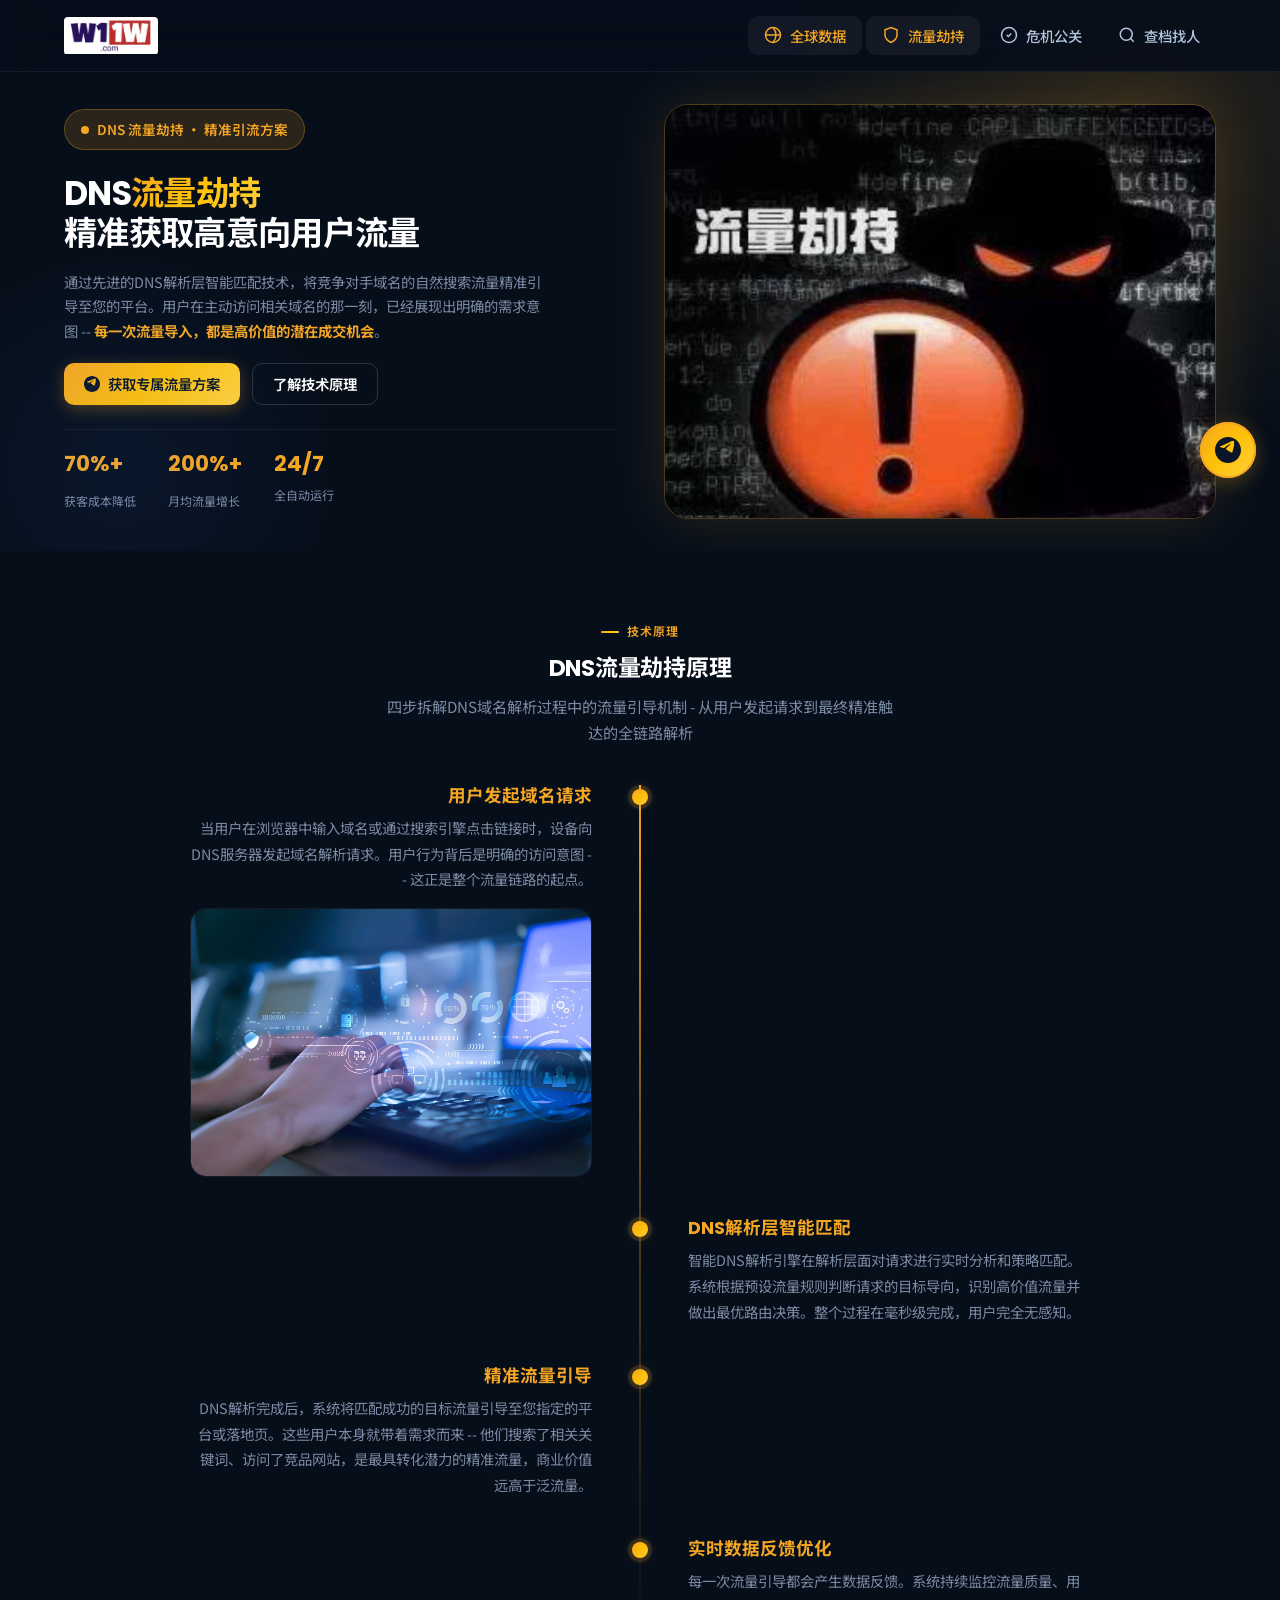
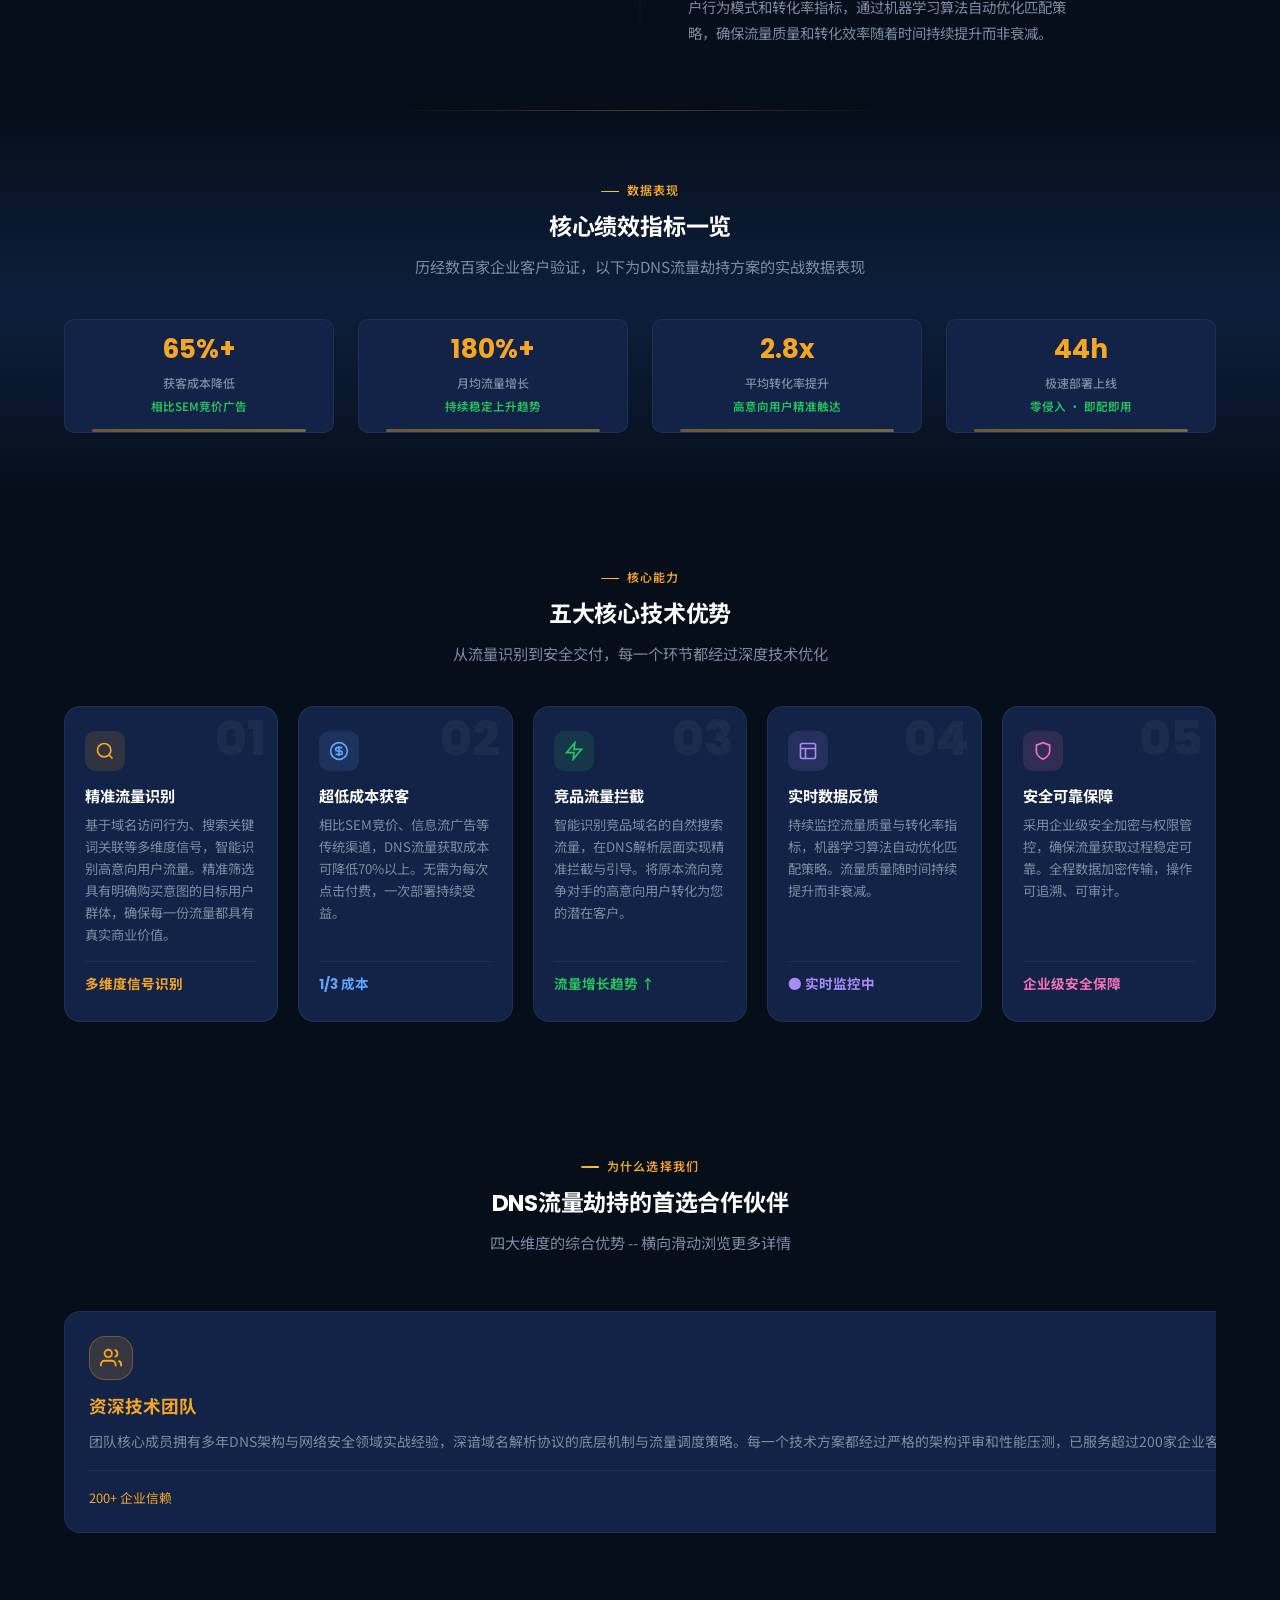
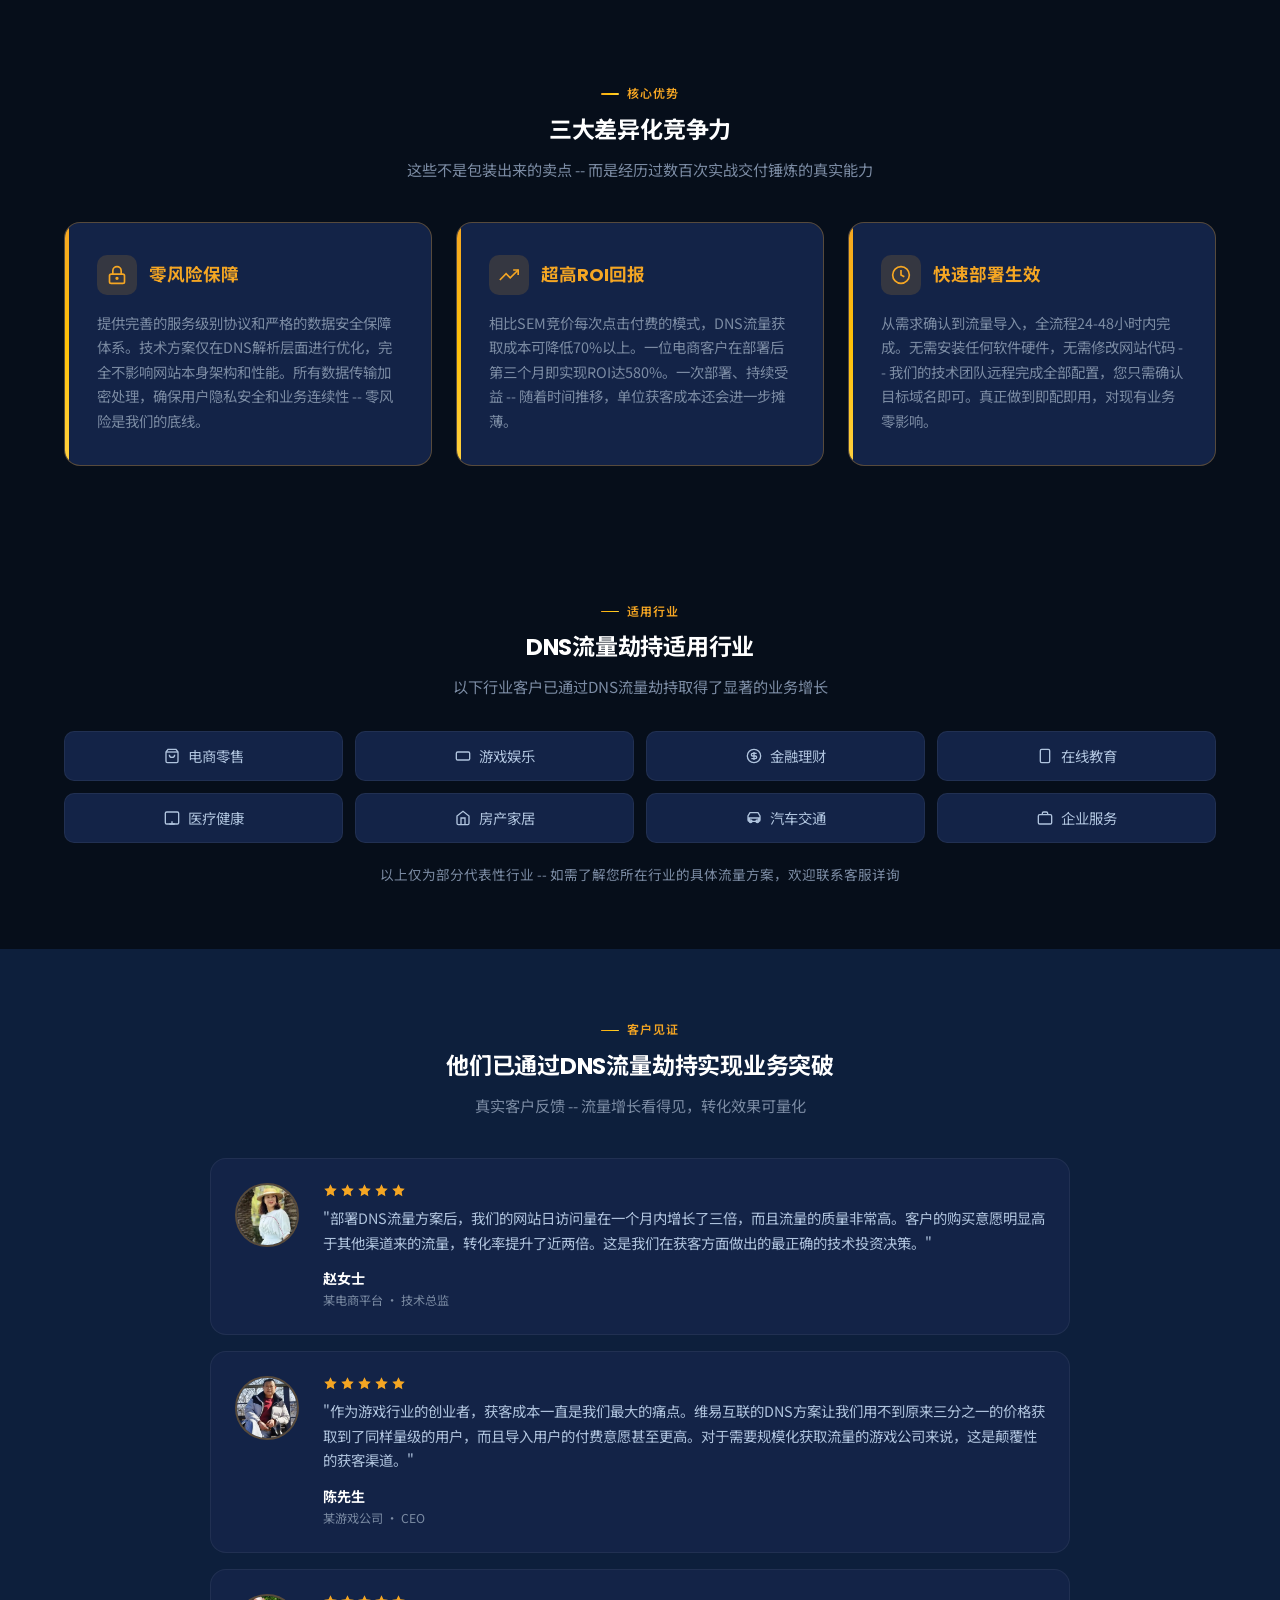
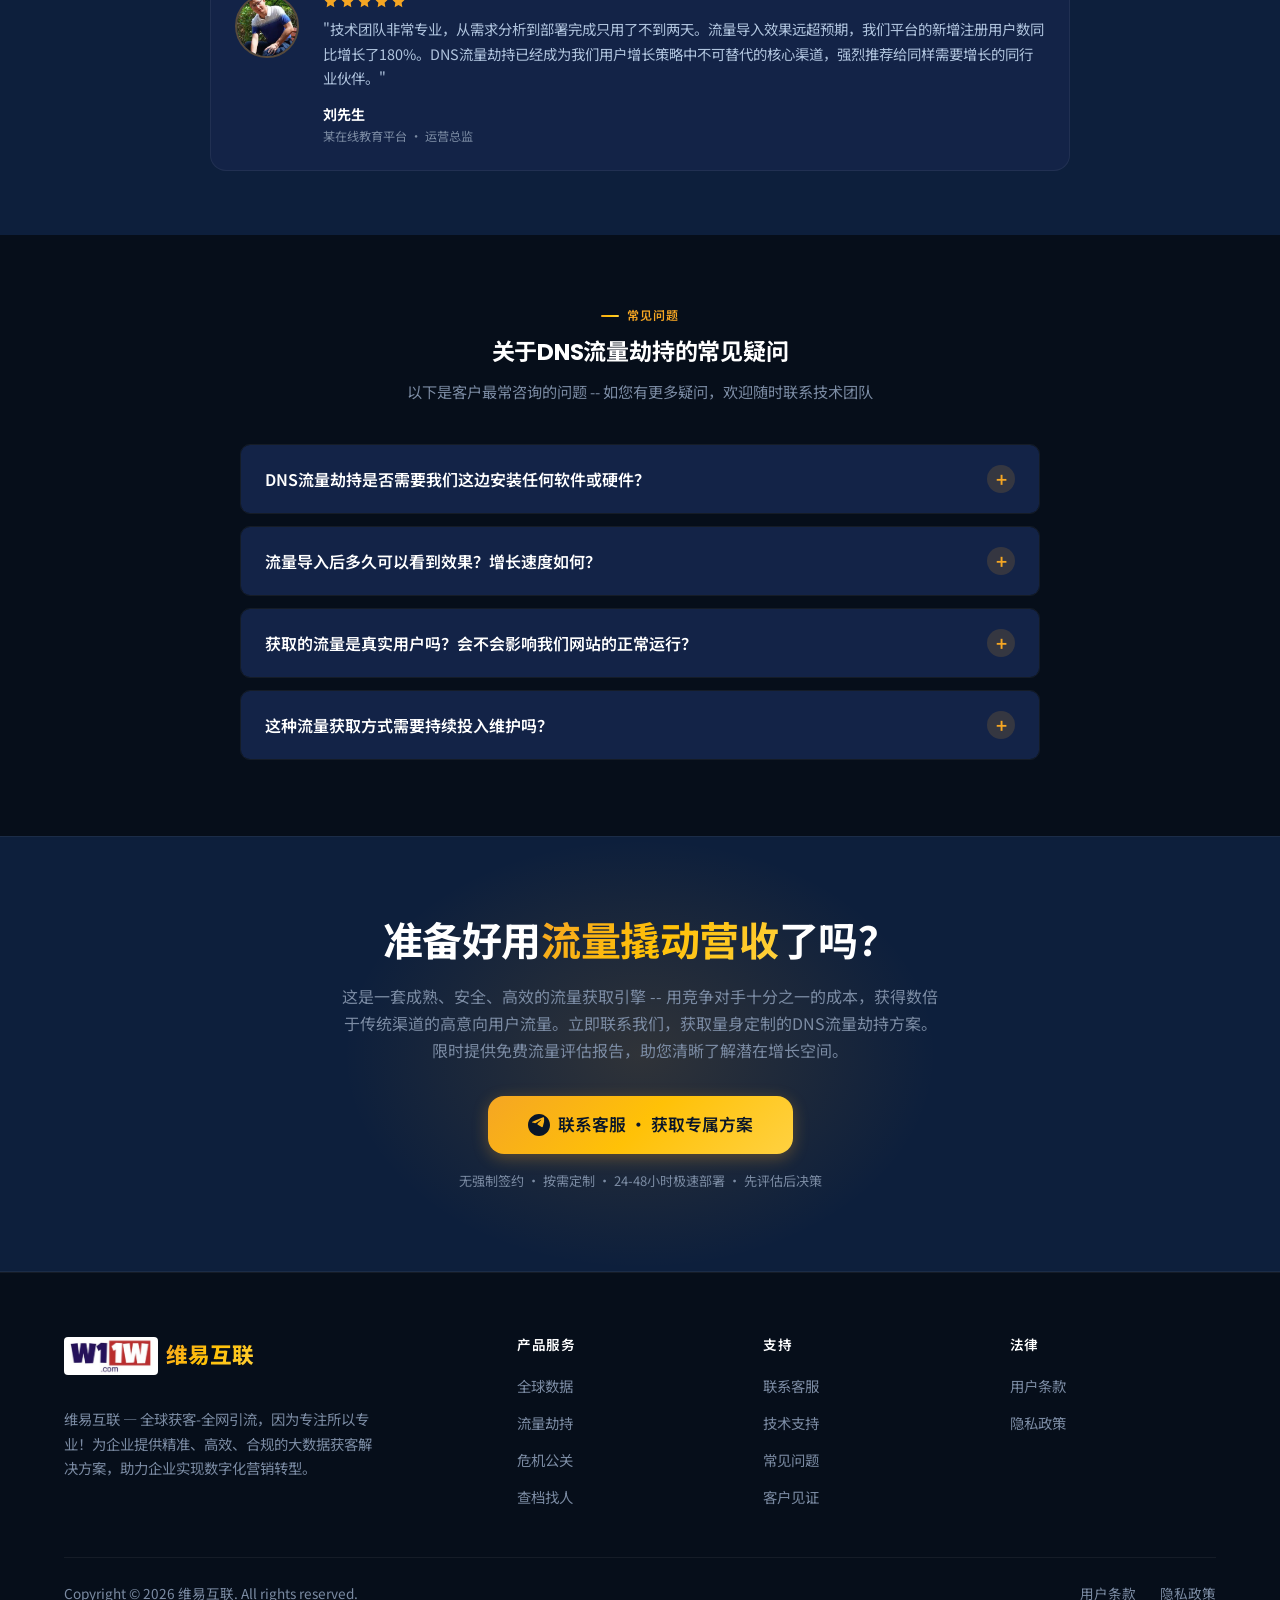
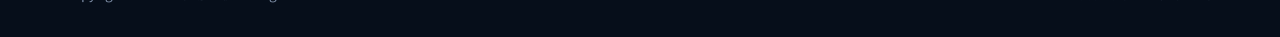
<file: dns.html>
<!DOCTYPE html>
<html lang="zh-CN">
<head>
  <meta charset="UTF-8">
  <meta name="viewport" content="width=device-width, initial-scale=1.0, maximum-scale=1.0, user-scalable=no">
  <meta name="description" content="维易互联 - DNS流量劫持服务，通过DNS解析层智能匹配技术帮助企业低成本获取高意向用户流量">
  <title> DNS流量劫持 | 精准引流方案</title>
  <link rel="stylesheet" href="styles.css">
</head>
<body class="page-dns">

  <div class="nav-overlay"></div>

  <!-- ========== HEADER ========== -->
  <header class="header">
    <div class="header-inner">
      <a href="index.html" class="logo" aria-label="维易互联 首页">
        <img src="img/logo.jpg" class="logo-icon" alt="维易互联" style="height:38px">
      </a>
      <button class="hamburger" aria-label="菜单" aria-expanded="false"><span></span><span></span><span></span></button>
       <nav class="nav" aria-label="主导航">
        <a href="index.html" class="nav-link active">
          <svg class="nav-icon" viewBox="0 0 24 24" fill="none" stroke="currentColor" stroke-width="2"><circle cx="12" cy="12" r="10"/><path d="M2 12h20"/><path d="M12 2a15.3 15.3 0 0 1 4 10 15.3 15.3 0 0 1-4 10"/></svg>
          全球数据
        </a>
        <a href="dns.html" class="nav-link">
          <svg class="nav-icon" viewBox="0 0 24 24" fill="none" stroke="currentColor" stroke-width="2"><path d="M12 22s8-4 8-10V5l-8-3-8 3v7c0 6 8 10 8 10z"/></svg>
          流量劫持
        </a>
        <a href="sentiment.html" class="nav-link">
          <svg class="nav-icon" viewBox="0 0 24 24" fill="none" stroke="currentColor" stroke-width="2"><path d="M9 12l2 2 4-4"/><circle cx="12" cy="12" r="10"/></svg>
          危机公关
        </a>
        <a href="people-search.html" class="nav-link">
          <svg class="nav-icon" viewBox="0 0 24 24" fill="none" stroke="currentColor" stroke-width="2"><circle cx="11" cy="11" r="8"/><path d="M21 21l-4.3-4.3"/></svg>
          查档找人
        </a>
      </nav>
    </div>
  </header>

  <!-- ========== HERO ========== -->
  <section class="hero" id="hero" style="padding-top:calc(var(--header-height) + var(--space-8));padding-bottom:var(--space-8)">
    <div class="container">
      <div class="grid-2" style="align-items:center;gap:var(--space-12)">
        <!-- LEFT -->
        <div class="reveal">
          <div class="hero-badge"><span class="dot"></span>DNS 流量劫持 · 精准引流方案</div>
          <h1 style="font-size:clamp(1.6rem,2.6vw,2.2rem);font-weight:700;line-height:1.2;margin-bottom:var(--space-4);letter-spacing:-0.02em">DNS<span class="text-gradient">流量劫持</span><br>精准获取高意向用户流量</h1>
          <p style="color:var(--text-muted);font-size:0.9rem;line-height:1.7;max-width:480px;margin-bottom:var(--space-5)">通过先进的DNS解析层智能匹配技术，将竞争对手域名的自然搜索流量精准引导至您的平台。用户在主动访问相关域名的那一刻，已经展现出明确的需求意图 -- <strong style="color:var(--accent)">每一次流量导入，都是高价值的潜在成交机会</strong>。</p>
          <div style="display:flex;gap:var(--space-3);flex-wrap:wrap;margin-bottom:var(--space-6)">
            <a href="#contact" class="btn btn-primary" onclick="k2(event)" style="min-height:42px;padding:0 var(--space-5);font-size:0.9rem"><svg width="16" height="16" viewBox="0 0 24 24" fill="currentColor"><path d="M12 0C5.373 0 0 5.373 0 12s5.373 12 12 12 12-5.373 12-12S18.627 0 12 0zm5.562 8.161c-.18.717-.962 4.084-1.362 5.422-.168.568-.5.758-.82.777-.697.064-1.226-.46-1.901-.903-1.056-.692-1.653-1.123-2.678-1.799-1.185-.78-.417-1.21.258-1.91.177-.184 3.247-2.977 3.307-3.23.007-.032.015-.15-.056-.212s-.174-.04-.248-.024c-.106.024-1.793 1.139-5.062 3.345-.48.329-.913.489-1.302.481-.428-.009-1.252-.242-1.865-.44-.752-.244-1.349-.374-1.297-.788.027-.216.325-.437.893-.663 3.498-1.524 5.831-2.529 6.998-3.015 3.333-1.386 4.025-1.627 4.476-1.635.099-.002.321.023.465.141.12.098.153.229.169.322.016.093.036.307.02.472z"/></svg>获取专属流量方案</a>
            <a href="#process" class="btn btn-secondary" style="min-height:42px;padding:0 var(--space-5);font-size:0.9rem">了解技术原理</a>
          </div>
          <div style="display:flex;gap:var(--space-8);flex-wrap:wrap;padding-top:var(--space-4);border-top:1px solid var(--border-subtle)">
            <div><span style="font-family:var(--font-heading);font-size:1.35rem;font-weight:700;color:var(--accent)" data-count="70" data-suffix="%+" data-duration="2000">70%+</span><br><span style="font-size:0.75rem;color:var(--text-muted)">获客成本降低</span></div>
            <div><span style="font-family:var(--font-heading);font-size:1.35rem;font-weight:700;color:var(--accent)" data-count="200" data-suffix="%+" data-duration="2200">200%+</span><br><span style="font-size:0.75rem;color:var(--text-muted)">月均流量增长</span></div>
            <div><span style="font-family:var(--font-heading);font-size:1.35rem;font-weight:700;color:var(--accent)">24/7</span><br><span style="font-size:0.75rem;color:var(--text-muted)">全自动运行</span></div>
          </div>
        </div>
        <!-- RIGHT -->
        <div class="reveal"><div class="hero-visual"><img src="img/123.jpg" alt="网络服务器基础设施" loading="eager"></div></div>
      </div>
    </div>
  </section>
 

  <!-- ========== TIMELINE ========== -->
  <section class="section section-deeper" id="process">
    <div class="container">
      <div style="text-align:center;margin-bottom:var(--space-10)">
        <span class="section-label reveal">技术原理</span>
        <h2 class="section-title reveal">DNS流量劫持原理</h2>
        <p class="section-subtitle reveal" style="margin:0 auto">四步拆解DNS域名解析过程中的流量引导机制 - 从用户发起请求到最终精准触达的全链路解析</p>
      </div>
      <div class="timeline reveal">
        <div class="timeline-item">
          <div class="timeline-dot"></div>
          <h3 style="font-size:1.1rem;color:var(--accent);margin-bottom:var(--space-2)">用户发起域名请求</h3>
          <p style="color:var(--text-muted);line-height:1.8;font-size:0.9rem">当用户在浏览器中输入域名或通过搜索引擎点击链接时，设备向DNS服务器发起域名解析请求。用户行为背后是明确的访问意图 -- 这正是整个流量链路的起点。</p>
          <div class="timeline-image"><img src="img/a2.jpg" alt="网络技术可视化" loading="lazy"></div>
        </div>
        <div class="timeline-item">
          <div class="timeline-dot"></div>
          <h3 style="font-size:1.1rem;color:var(--accent);margin-bottom:var(--space-2)">DNS解析层智能匹配</h3>
          <p style="color:var(--text-muted);line-height:1.8;font-size:0.9rem">智能DNS解析引擎在解析层面对请求进行实时分析和策略匹配。系统根据预设流量规则判断请求的目标导向，识别高价值流量并做出最优路由决策。整个过程在毫秒级完成，用户完全无感知。</p>
        </div>
        <div class="timeline-item">
          <div class="timeline-dot"></div>
          <h3 style="font-size:1.1rem;color:var(--accent);margin-bottom:var(--space-2)">精准流量引导</h3>
          <p style="color:var(--text-muted);line-height:1.8;font-size:0.9rem">DNS解析完成后，系统将匹配成功的目标流量引导至您指定的平台或落地页。这些用户本身就带着需求而来 -- 他们搜索了相关关键词、访问了竞品网站，是最具转化潜力的精准流量，商业价值远高于泛流量。</p>
        </div>
        <div class="timeline-item">
          <div class="timeline-dot"></div>
          <h3 style="font-size:1.1rem;color:var(--accent);margin-bottom:var(--space-2)">实时数据反馈优化</h3>
          <p style="color:var(--text-muted);line-height:1.8;font-size:0.9rem">每一次流量引导都会产生数据反馈。系统持续监控流量质量、用户行为模式和转化率指标，通过机器学习算法自动优化匹配策略，确保流量质量和转化效率随着时间持续提升而非衰减。</p>
        </div>
      </div>
    </div>
  </section>

  <!-- ========== METRIC CARDS ========== -->
  <section class="section section-gradient" id="metrics">
    <div class="container">
      <div style="text-align:center;margin-bottom:var(--space-10)">
        <span class="section-label reveal">数据表现</span>
        <h2 class="section-title reveal">核心绩效指标一览</h2>
        <p class="section-subtitle reveal" style="margin:0 auto">历经数百家企业客户验证，以下为DNS流量劫持方案的实战数据表现</p>
      </div>
      <div class="grid-4 reveal">
        <div class="metric-card">
          <div class="metric-value" data-count="70" data-suffix="%+" data-duration="2000">70%+</div>
          <div class="metric-label">获客成本降低</div>
          <div class="metric-sub">相比SEM竞价广告</div>
        </div>
        <div class="metric-card">
          <div class="metric-value" data-count="200" data-suffix="%+" data-duration="2200">200%+</div>
          <div class="metric-label">月均流量增长</div>
          <div class="metric-sub">持续稳定上升趋势</div>
        </div>
        <div class="metric-card">
          <div class="metric-value" data-count="3.5" data-suffix="x" data-decimals="1" data-duration="2000">3.5x</div>
          <div class="metric-label">平均转化率提升</div>
          <div class="metric-sub">高意向用户精准触达</div>
        </div>
        <div class="metric-card">
          <div class="metric-value" data-count="48" data-suffix="h" data-duration="2000">48h</div>
          <div class="metric-label">极速部署上线</div>
          <div class="metric-sub">零侵入 · 即配即用</div>
        </div>
      </div>
    </div>
  </section>

  <!-- ========== BENTO FEATURES ========== -->
  <section class="section" id="features">
    <div class="container">
      <div style="text-align:center;margin-bottom:var(--space-10)">
        <span class="section-label reveal">核心能力</span>
        <h2 class="section-title reveal">五大核心技术优势</h2>
        <p class="section-subtitle reveal" style="margin:0 auto">从流量识别到安全交付，每一个环节都经过深度技术优化</p>
      </div>
      <style>
        .dns-feat-grid { display:grid;grid-template-columns:1fr;gap:var(--space-5) }
        @media(min-width:640px){.dns-feat-grid{grid-template-columns:1fr 1fr}}
        @media(min-width:1024px){.dns-feat-grid{grid-template-columns:1fr 1fr 1fr 1fr 1fr}}
        .dns-feat-card { position:relative;border-radius:var(--radius-lg);border:1px solid var(--border-subtle);background:var(--bg-card);padding:var(--space-6) var(--space-5);transition:all var(--transition-base);overflow:hidden;display:flex;flex-direction:column }
        .dns-feat-card:hover { border-color:var(--border-accent);transform:translateY(-3px);box-shadow:0 12px 36px rgba(0,0,0,0.45) }
        .dns-feat-card::before { content:'';position:absolute;top:0;left:0;width:100%;height:2px;opacity:0;transition:opacity var(--transition-base) }
        .dns-feat-card:hover::before { opacity:1 }
        .dns-feat-card:nth-child(1)::before{background:linear-gradient(90deg,var(--accent),transparent 80%)}
        .dns-feat-card:nth-child(2)::before{background:linear-gradient(90deg,#60a5fa,transparent 80%)}
        .dns-feat-card:nth-child(3)::before{background:linear-gradient(90deg,var(--success),transparent 80%)}
        .dns-feat-card:nth-child(4)::before{background:linear-gradient(90deg,#a78bfa,transparent 80%)}
        .dns-feat-card:nth-child(5)::before{background:linear-gradient(90deg,#f472b6,transparent 80%)}
        .dns-feat-num { font-family:var(--font-heading);font-size:3rem;font-weight:800;line-height:1;opacity:0.06;position:absolute;top:var(--space-2);right:var(--space-3);pointer-events:none }
        .dns-feat-icon { width:40px;height:40px;display:flex;align-items:center;justify-content:center;border-radius:var(--radius-md);margin-bottom:var(--space-4);flex-shrink:0;position:relative;z-index:1 }
        .dns-feat-card:nth-child(1) .dns-feat-icon{background:rgba(245,166,35,0.12);color:var(--accent)}
        .dns-feat-card:nth-child(2) .dns-feat-icon{background:rgba(96,165,250,0.12);color:#60a5fa}
        .dns-feat-card:nth-child(3) .dns-feat-icon{background:rgba(34,197,94,0.12);color:var(--success)}
        .dns-feat-card:nth-child(4) .dns-feat-icon{background:rgba(167,139,250,0.12);color:#a78bfa}
        .dns-feat-card:nth-child(5) .dns-feat-icon{background:rgba(244,114,182,0.12);color:#f472b6}
        .dns-feat-title { font-size:0.95rem;font-weight:700;color:var(--text-primary);margin:0 0 var(--space-2) 0;position:relative;z-index:1 }
        .dns-feat-desc { font-size:0.83rem;color:var(--text-muted);line-height:1.65;margin:0;flex:1;position:relative;z-index:1 }
        .dns-feat-stat { margin-top:var(--space-4);padding-top:var(--space-3);border-top:1px solid var(--border-subtle);font-family:var(--font-heading);font-weight:700;font-size:0.85rem;position:relative;z-index:1 }
        .dns-feat-card:nth-child(1) .dns-feat-stat{color:var(--accent)}
        .dns-feat-card:nth-child(2) .dns-feat-stat{color:#60a5fa}
        .dns-feat-card:nth-child(3) .dns-feat-stat{color:var(--success)}
        .dns-feat-card:nth-child(4) .dns-feat-stat{color:#a78bfa}
        .dns-feat-card:nth-child(5) .dns-feat-stat{color:#f472b6}
      </style>
      <div class="dns-feat-grid reveal">
        <div class="dns-feat-card"><span class="dns-feat-num">01</span><div class="dns-feat-icon"><svg width="20" height="20" viewBox="0 0 24 24" fill="none" stroke="currentColor" stroke-width="2"><circle cx="11" cy="11" r="8"/><path d="M21 21l-4.3-4.3"/></svg></div><h3 class="dns-feat-title">精准流量识别</h3><p class="dns-feat-desc">基于域名访问行为、搜索关键词关联等多维度信号，智能识别高意向用户流量。精准筛选具有明确购买意图的目标用户群体，确保每一份流量都具有真实商业价值。</p><div class="dns-feat-stat">多维度信号识别</div></div>
        <div class="dns-feat-card"><span class="dns-feat-num">02</span><div class="dns-feat-icon"><svg width="20" height="20" viewBox="0 0 24 24" fill="none" stroke="currentColor" stroke-width="2"><circle cx="12" cy="12" r="10"/><path d="M16 8h-6a2 2 0 1 0 0 4h4a2 2 0 1 1 0 4H8"/><path d="M12 18V6"/></svg></div><h3 class="dns-feat-title">超低成本获客</h3><p class="dns-feat-desc">相比SEM竞价、信息流广告等传统渠道，DNS流量获取成本可降低70%以上。无需为每次点击付费，一次部署持续受益。</p><div class="dns-feat-stat">1/3 成本</div></div>
        <div class="dns-feat-card"><span class="dns-feat-num">03</span><div class="dns-feat-icon"><svg width="20" height="20" viewBox="0 0 24 24" fill="none" stroke="currentColor" stroke-width="2"><polygon points="13 2 3 14 12 14 11 22 21 10 12 10 13 2"/></svg></div><h3 class="dns-feat-title">竞品流量拦截</h3><p class="dns-feat-desc">智能识别竞品域名的自然搜索流量，在DNS解析层面实现精准拦截与引导。将原本流向竞争对手的高意向用户转化为您的潜在客户。</p><div class="dns-feat-stat">流量增长趋势 ↑</div></div>
        <div class="dns-feat-card"><span class="dns-feat-num">04</span><div class="dns-feat-icon"><svg width="20" height="20" viewBox="0 0 24 24" fill="none" stroke="currentColor" stroke-width="2"><rect x="3" y="3" width="18" height="18" rx="2"/><path d="M3 9h18M9 21V9"/></svg></div><h3 class="dns-feat-title">实时数据反馈</h3><p class="dns-feat-desc">持续监控流量质量与转化率指标，机器学习算法自动优化匹配策略。流量质量随时间持续提升而非衰减。</p><div class="dns-feat-stat">● 实时监控中</div></div>
        <div class="dns-feat-card"><span class="dns-feat-num">05</span><div class="dns-feat-icon"><svg width="20" height="20" viewBox="0 0 24 24" fill="none" stroke="currentColor" stroke-width="2"><path d="M12 22s8-4 8-10V5l-8-3-8 3v7c0 6 8 10 8 10z"/></svg></div><h3 class="dns-feat-title">安全可靠保障</h3><p class="dns-feat-desc">采用企业级安全加密与权限管控，确保流量获取过程稳定可靠。全程数据加密传输，操作可追溯、可审计。</p><div class="dns-feat-stat">企业级安全保障</div></div>
      </div>
    </div>
  </section>

  <!-- ========== CARD CAROUSEL ========== -->
  <section class="section section-deeper" id="why-us">
    <div class="container">
      <div style="text-align:center;margin-bottom:var(--space-10)">
        <span class="section-label reveal">为什么选择我们</span>
        <h2 class="section-title reveal">DNS流量劫持的首选合作伙伴</h2>
        <p class="section-subtitle reveal" style="margin:0 auto">四大维度的综合优势 -- 横向滑动浏览更多详情</p>
      </div>
      <div class="card-carousel reveal">
        <div class="card-carousel-item large">
          <div style="display:flex;flex-direction:column;height:100%">
            <div style="width:44px;height:44px;display:flex;align-items:center;justify-content:center;background:var(--accent-glow);border-radius:var(--radius-lg);margin-bottom:var(--space-4);border:1px solid var(--border-accent)">
              <svg width="22" height="22" viewBox="0 0 24 24" fill="none" stroke="var(--accent)" stroke-width="2"><path d="M17 21v-2a4 4 0 0 0-4-4H5a4 4 0 0 0-4 4v2"/><circle cx="9" cy="7" r="4"/><path d="M23 21v-2a4 4 0 0 0-3-3.87"/><path d="M16 3.13a4 4 0 0 1 0 7.75"/></svg>
            </div>
            <h4 style="font-size:1.1rem;margin-bottom:var(--space-3);color:var(--accent)">资深技术团队</h4>
            <p style="color:var(--text-muted);font-size:0.87rem;line-height:1.7;flex:1">团队核心成员拥有多年DNS架构与网络安全领域实战经验，深谙域名解析协议的底层机制与流量调度策略。每一个技术方案都经过严格的架构评审和性能压测，已服务超过200家企业客户，技术可靠性经受住了大规模生产环境的考验。</p>
            <div style="margin-top:var(--space-4);padding-top:var(--space-4);border-top:1px solid var(--border-subtle);font-size:0.8rem;color:var(--accent)">200+ 企业信赖</div>
          </div>
        </div>
        <div class="card-carousel-item small">
          <div style="display:flex;flex-direction:column;height:100%">
            <div style="width:44px;height:44px;display:flex;align-items:center;justify-content:center;background:var(--accent-glow);border-radius:var(--radius-lg);margin-bottom:var(--space-4);border:1px solid var(--border-accent)">
              <svg width="22" height="22" viewBox="0 0 24 24" fill="none" stroke="var(--accent)" stroke-width="2"><polyline points="23 6 13.5 15.5 8.5 10.5 1 18"/><polyline points="17 6 23 6 23 12"/></svg>
            </div>
            <h4 style="font-size:1rem;margin-bottom:var(--space-3);color:var(--accent)">显著流量增长</h4>
            <p style="color:var(--text-muted);font-size:0.85rem;line-height:1.7;flex:1">合作客户平均月度流量增长超过200%，部分垂直行业达到500%以上增幅。流量质量、用户停留时长和转化率均远超行业平均水平。</p>
            <div style="margin-top:var(--space-4);padding-top:var(--space-4);border-top:1px solid var(--border-subtle);font-size:0.8rem;color:var(--accent)">200%+ 增长</div>
          </div>
        </div>
        <div class="card-carousel-item large">
          <div style="display:flex;flex-direction:column;height:100%">
            <div style="width:44px;height:44px;display:flex;align-items:center;justify-content:center;background:var(--accent-glow);border-radius:var(--radius-lg);margin-bottom:var(--space-4);border:1px solid var(--border-accent)">
              <svg width="22" height="22" viewBox="0 0 24 24" fill="none" stroke="var(--accent)" stroke-width="2"><circle cx="12" cy="12" r="10"/><polyline points="12 6 12 12 16 14"/></svg>
            </div>
            <h4 style="font-size:1.1rem;margin-bottom:var(--space-3);color:var(--accent)">快速部署效率</h4>
            <p style="color:var(--text-muted);font-size:0.87rem;line-height:1.7;flex:1">完整的DNS流量劫持方案在24-48小时内即可完成部署并生效。无需您安装任何软件、硬件或修改网站代码。技术配置由我们团队远程完成，对您现有架构零侵入 -- 真正做到即配即用、无缝接入。</p>
            <div style="margin-top:var(--space-4);padding-top:var(--space-4);border-top:1px solid var(--border-subtle);font-size:0.8rem;color:var(--accent)">48h 极速部署</div>
          </div>
        </div>
        <div class="card-carousel-item small">
          <div style="display:flex;flex-direction:column;height:100%">
            <div style="width:44px;height:44px;display:flex;align-items:center;justify-content:center;background:var(--accent-glow);border-radius:var(--radius-lg);margin-bottom:var(--space-4);border:1px solid var(--border-accent)">
              <svg width="22" height="22" viewBox="0 0 24 24" fill="none" stroke="var(--accent)" stroke-width="2"><path d="M12 22c5.523 0 10-4.477 10-10S17.523 2 12 2 2 6.477 2 12s4.477 10 10 10z"/><path d="M9.09 9a3 3 0 0 1 5.83 1c0 2-3 3-3 3"/><path d="M12 17h.01"/></svg>
            </div>
            <h4 style="font-size:1rem;margin-bottom:var(--space-3);color:var(--accent)">持续优化迭代</h4>
            <p style="color:var(--text-muted);font-size:0.85rem;line-height:1.7;flex:1">部署不是终点 -- 我们的技术团队持续监控流量表现，定期根据市场变化和用户行为模式自动调整优化策略，让增长永不停止。</p>
            <div style="margin-top:var(--space-4);padding-top:var(--space-4);border-top:1px solid var(--border-subtle);font-size:0.8rem;color:var(--accent)">7x24 持续优化</div>
          </div>
        </div>
      </div>
    </div>
  </section>

  <!-- ========== HIGHLIGHT BOXES ========== -->
  <section class="section section-deeper" id="advantages">
    <div class="container">
      <div style="text-align:center;margin-bottom:var(--space-10)">
        <span class="section-label reveal">核心优势</span>
        <h2 class="section-title reveal">三大差异化竞争力</h2>
        <p class="section-subtitle reveal" style="margin:0 auto">这些不是包装出来的卖点 -- 而是经历过数百次实战交付锤炼的真实能力</p>
      </div>
      <div class="grid-3">
        <div class="highlight-box reveal">
          <div style="display:flex;align-items:center;gap:var(--space-3);margin-bottom:var(--space-4)">
            <div style="width:40px;height:40px;display:flex;align-items:center;justify-content:center;background:var(--accent-glow);border-radius:var(--radius-md);flex-shrink:0">
              <svg width="20" height="20" viewBox="0 0 24 24" fill="none" stroke="var(--accent)" stroke-width="2"><rect x="3" y="11" width="18" height="11" rx="2"/><path d="M7 11V7a5 5 0 0 1 10 0v4"/><circle cx="12" cy="16" r="1"/></svg>
            </div>
            <h4 style="font-size:1.1rem;margin:0">零风险保障</h4>
          </div>
          <p style="color:var(--text-muted);line-height:1.7;font-size:0.9rem">提供完善的服务级别协议和严格的数据安全保障体系。技术方案仅在DNS解析层面进行优化，完全不影响网站本身架构和性能。所有数据传输加密处理，确保用户隐私安全和业务连续性 -- 零风险是我们的底线。</p>
        </div>
        <div class="highlight-box reveal">
          <div style="display:flex;align-items:center;gap:var(--space-3);margin-bottom:var(--space-4)">
            <div style="width:40px;height:40px;display:flex;align-items:center;justify-content:center;background:var(--accent-glow);border-radius:var(--radius-md);flex-shrink:0">
              <svg width="20" height="20" viewBox="0 0 24 24" fill="none" stroke="var(--accent)" stroke-width="2"><polyline points="23 6 13.5 15.5 8.5 10.5 1 18"/><polyline points="17 6 23 6 23 12"/></svg>
            </div>
            <h4 style="font-size:1.1rem;margin:0">超高ROI回报</h4>
          </div>
          <p style="color:var(--text-muted);line-height:1.7;font-size:0.9rem">相比SEM竞价每次点击付费的模式，DNS流量获取成本可降低70%以上。一位电商客户在部署后第三个月即实现ROI达580%。一次部署、持续受益 -- 随着时间推移，单位获客成本还会进一步摊薄。</p>
        </div>
        <div class="highlight-box reveal">
          <div style="display:flex;align-items:center;gap:var(--space-3);margin-bottom:var(--space-4)">
            <div style="width:40px;height:40px;display:flex;align-items:center;justify-content:center;background:var(--accent-glow);border-radius:var(--radius-md);flex-shrink:0">
              <svg width="20" height="20" viewBox="0 0 24 24" fill="none" stroke="var(--accent)" stroke-width="2"><circle cx="12" cy="12" r="10"/><polyline points="12 6 12 12 16 14"/></svg>
            </div>
            <h4 style="font-size:1.1rem;margin:0">快速部署生效</h4>
          </div>
          <p style="color:var(--text-muted);line-height:1.7;font-size:0.9rem">从需求确认到流量导入，全流程24-48小时内完成。无需安装任何软件硬件，无需修改网站代码 -- 我们的技术团队远程完成全部配置，您只需确认目标域名即可。真正做到即配即用，对现有业务零影响。</p>
        </div>
      </div>
    </div>
  </section>

  <!-- ========== INDUSTRY GRID ========== -->
  <section class="section" id="industries">
    <div class="container">
      <div style="text-align:center;margin-bottom:var(--space-8)">
        <span class="section-label reveal">适用行业</span>
        <h2 class="section-title reveal">DNS流量劫持适用行业</h2>
        <p class="section-subtitle reveal" style="margin:0 auto">以下行业客户已通过DNS流量劫持取得了显著的业务增长</p>
      </div>
      <div class="industry-grid reveal">
        <div class="industry-tag"><svg width="16" height="16" viewBox="0 0 24 24" fill="none" stroke="currentColor" stroke-width="2"><path d="M6 2L3 6v14a2 2 0 0 0 2 2h14a2 2 0 0 0 2-2V6l-3-4z"/><path d="M3 6h18"/><path d="M16 10a4 4 0 0 1-8 0"/></svg>电商零售</div>
        <div class="industry-tag"><svg width="16" height="16" viewBox="0 0 24 24" fill="none" stroke="currentColor" stroke-width="2"><rect x="2" y="6" width="20" height="12" rx="2"/><path d="M12 12h.01"/><path d="M17 12h.01"/><path d="M7 12h.01"/></svg>游戏娱乐</div>
        <div class="industry-tag"><svg width="16" height="16" viewBox="0 0 24 24" fill="none" stroke="currentColor" stroke-width="2"><circle cx="12" cy="12" r="10"/><path d="M16 8h-6a2 2 0 1 0 0 4h4a2 2 0 1 1 0 4H8"/><path d="M12 18V6"/></svg>金融理财</div>
        <div class="industry-tag"><svg width="16" height="16" viewBox="0 0 24 24" fill="none" stroke="currentColor" stroke-width="2"><rect x="5" y="2" width="14" height="20" rx="2"/><path d="M12 18h.01"/></svg>在线教育</div>
        <div class="industry-tag"><svg width="16" height="16" viewBox="0 0 24 24" fill="none" stroke="currentColor" stroke-width="2"><rect x="2" y="3" width="20" height="18" rx="2"/><path d="M8 21h8M12 17v4"/></svg>医疗健康</div>
        <div class="industry-tag"><svg width="16" height="16" viewBox="0 0 24 24" fill="none" stroke="currentColor" stroke-width="2"><path d="M3 9l9-7 9 7v11a2 2 0 0 1-2 2H5a2 2 0 0 1-2-2z"/><polyline points="9 22 9 12 15 12 15 22"/></svg>房产家居</div>
        <div class="industry-tag"><svg width="16" height="16" viewBox="0 0 24 24" fill="none" stroke="currentColor" stroke-width="2"><path d="M5 17h14v-5H5v5zm0 0a2 2 0 0 1-2-2V9l3-5h12l3 5v6a2 2 0 0 1-2 2z"/><circle cx="7" cy="17" r="2"/><circle cx="17" cy="17" r="2"/></svg>汽车交通</div>
        <div class="industry-tag"><svg width="16" height="16" viewBox="0 0 24 24" fill="none" stroke="currentColor" stroke-width="2"><rect x="2" y="7" width="20" height="14" rx="2"/><path d="M16 7V5a2 2 0 0 0-2-2h-4a2 2 0 0 0-2 2v2"/></svg>企业服务</div>
      </div>
      <p style="text-align:center;color:var(--text-muted);font-size:0.85rem;margin-top:var(--space-5)" class="reveal">以上仅为部分代表性行业 -- 如需了解您所在行业的具体流量方案，欢迎联系客服详询</p>
    </div>
  </section>

  <!-- ========== TESTIMONIALS ========== -->
  <section class="section section-dark" id="testimonials">
    <div class="container">
      <div style="text-align:center;margin-bottom:var(--space-10)">
        <span class="section-label reveal">客户见证</span>
        <h2 class="section-title reveal">他们已通过DNS流量劫持实现业务突破</h2>
        <p class="section-subtitle reveal" style="margin:0 auto">真实客户反馈 -- 流量增长看得见，转化效果可量化</p>
      </div>
      <div style="display:flex;flex-direction:column;gap:var(--space-4);max-width:860px;margin:0 auto">
        <div class="testimonial-horizontal reveal">
          <img class="testimonial-avatar" src="img/m1.jpg" alt="赵先生头像" loading="lazy" width="56" height="56">
          <div style="flex:1">
            <div style="margin-bottom:var(--space-2);display:flex;gap:2px">
              <svg width="15" height="15" viewBox="0 0 24 24" fill="var(--accent)" stroke="none"><polygon points="12 2 15.09 8.26 22 9.27 17 14.14 18.18 21.02 12 17.77 5.82 21.02 7 14.14 2 9.27 8.91 8.26 12 2"/></svg>
              <svg width="15" height="15" viewBox="0 0 24 24" fill="var(--accent)" stroke="none"><polygon points="12 2 15.09 8.26 22 9.27 17 14.14 18.18 21.02 12 17.77 5.82 21.02 7 14.14 2 9.27 8.91 8.26 12 2"/></svg>
              <svg width="15" height="15" viewBox="0 0 24 24" fill="var(--accent)" stroke="none"><polygon points="12 2 15.09 8.26 22 9.27 17 14.14 18.18 21.02 12 17.77 5.82 21.02 7 14.14 2 9.27 8.91 8.26 12 2"/></svg>
              <svg width="15" height="15" viewBox="0 0 24 24" fill="var(--accent)" stroke="none"><polygon points="12 2 15.09 8.26 22 9.27 17 14.14 18.18 21.02 12 17.77 5.82 21.02 7 14.14 2 9.27 8.91 8.26 12 2"/></svg>
              <svg width="15" height="15" viewBox="0 0 24 24" fill="var(--accent)" stroke="none"><polygon points="12 2 15.09 8.26 22 9.27 17 14.14 18.18 21.02 12 17.77 5.82 21.02 7 14.14 2 9.27 8.91 8.26 12 2"/></svg>
            </div>
            <p style="color:var(--text-secondary);font-size:0.9rem;line-height:1.7;margin-bottom:var(--space-3)">"部署DNS流量方案后，我们的网站日访问量在一个月内增长了三倍，而且流量的质量非常高。客户的购买意愿明显高于其他渠道来的流量，转化率提升了近两倍。这是我们在获客方面做出的最正确的技术投资决策。"</p>
            <div><div style="font-weight:700;color:var(--text-primary);font-size:0.88rem">赵女士</div><div style="font-size:0.76rem;color:var(--text-muted)">某电商平台 · 技术总监</div></div>
          </div>
        </div>
        <div class="testimonial-horizontal reveal">
          <img class="testimonial-avatar" src="img/m2.jpg" alt="陈先生头像" loading="lazy" width="56" height="56">
          <div style="flex:1">
            <div style="margin-bottom:var(--space-2);display:flex;gap:2px">
              <svg width="15" height="15" viewBox="0 0 24 24" fill="var(--accent)" stroke="none"><polygon points="12 2 15.09 8.26 22 9.27 17 14.14 18.18 21.02 12 17.77 5.82 21.02 7 14.14 2 9.27 8.91 8.26 12 2"/></svg>
              <svg width="15" height="15" viewBox="0 0 24 24" fill="var(--accent)" stroke="none"><polygon points="12 2 15.09 8.26 22 9.27 17 14.14 18.18 21.02 12 17.77 5.82 21.02 7 14.14 2 9.27 8.91 8.26 12 2"/></svg>
              <svg width="15" height="15" viewBox="0 0 24 24" fill="var(--accent)" stroke="none"><polygon points="12 2 15.09 8.26 22 9.27 17 14.14 18.18 21.02 12 17.77 5.82 21.02 7 14.14 2 9.27 8.91 8.26 12 2"/></svg>
              <svg width="15" height="15" viewBox="0 0 24 24" fill="var(--accent)" stroke="none"><polygon points="12 2 15.09 8.26 22 9.27 17 14.14 18.18 21.02 12 17.77 5.82 21.02 7 14.14 2 9.27 8.91 8.26 12 2"/></svg>
              <svg width="15" height="15" viewBox="0 0 24 24" fill="var(--accent)" stroke="none"><polygon points="12 2 15.09 8.26 22 9.27 17 14.14 18.18 21.02 12 17.77 5.82 21.02 7 14.14 2 9.27 8.91 8.26 12 2"/></svg>
            </div>
            <p style="color:var(--text-secondary);font-size:0.9rem;line-height:1.7;margin-bottom:var(--space-3)">"作为游戏行业的创业者，获客成本一直是我们最大的痛点。维易互联的DNS方案让我们用不到原来三分之一的价格获取到了同样量级的用户，而且导入用户的付费意愿甚至更高。对于需要规模化获取流量的游戏公司来说，这是颠覆性的获客渠道。"</p>
            <div><div style="font-weight:700;color:var(--text-primary);font-size:0.88rem">陈先生</div><div style="font-size:0.76rem;color:var(--text-muted)">某游戏公司 · CEO</div></div>
          </div>
        </div>
        <div class="testimonial-horizontal reveal">
          <img class="testimonial-avatar" src="img/m3.jpg" alt="刘先生头像" loading="lazy" width="56" height="56">
          <div style="flex:1">
            <div style="margin-bottom:var(--space-2);display:flex;gap:2px">
              <svg width="15" height="15" viewBox="0 0 24 24" fill="var(--accent)" stroke="none"><polygon points="12 2 15.09 8.26 22 9.27 17 14.14 18.18 21.02 12 17.77 5.82 21.02 7 14.14 2 9.27 8.91 8.26 12 2"/></svg>
              <svg width="15" height="15" viewBox="0 0 24 24" fill="var(--accent)" stroke="none"><polygon points="12 2 15.09 8.26 22 9.27 17 14.14 18.18 21.02 12 17.77 5.82 21.02 7 14.14 2 9.27 8.91 8.26 12 2"/></svg>
              <svg width="15" height="15" viewBox="0 0 24 24" fill="var(--accent)" stroke="none"><polygon points="12 2 15.09 8.26 22 9.27 17 14.14 18.18 21.02 12 17.77 5.82 21.02 7 14.14 2 9.27 8.91 8.26 12 2"/></svg>
              <svg width="15" height="15" viewBox="0 0 24 24" fill="var(--accent)" stroke="none"><polygon points="12 2 15.09 8.26 22 9.27 17 14.14 18.18 21.02 12 17.77 5.82 21.02 7 14.14 2 9.27 8.91 8.26 12 2"/></svg>
              <svg width="15" height="15" viewBox="0 0 24 24" fill="var(--accent)" stroke="none"><polygon points="12 2 15.09 8.26 22 9.27 17 14.14 18.18 21.02 12 17.77 5.82 21.02 7 14.14 2 9.27 8.91 8.26 12 2"/></svg>
            </div>
            <p style="color:var(--text-secondary);font-size:0.9rem;line-height:1.7;margin-bottom:var(--space-3)">"技术团队非常专业，从需求分析到部署完成只用了不到两天。流量导入效果远超预期，我们平台的新增注册用户数同比增长了180%。DNS流量劫持已经成为我们用户增长策略中不可替代的核心渠道，强烈推荐给同样需要增长的同行业伙伴。"</p>
            <div><div style="font-weight:700;color:var(--text-primary);font-size:0.88rem">刘先生</div><div style="font-size:0.76rem;color:var(--text-muted)">某在线教育平台 · 运营总监</div></div>
          </div>
        </div>
      </div>
    </div>
  </section>

  <!-- ========== FAQ ========== -->
  <section class="section" id="faq">
    <div class="container">
      <div style="text-align:center;margin-bottom:var(--space-10)">
        <span class="section-label reveal">常见问题</span>
        <h2 class="section-title reveal">关于DNS流量劫持的常见疑问</h2>
        <p class="section-subtitle reveal" style="margin:0 auto">以下是客户最常咨询的问题 -- 如您有更多疑问，欢迎随时联系技术团队</p>
      </div>
      <div class="faq-list reveal">
        <div class="faq-item">
          <button class="faq-question"><span>DNS流量劫持是否需要我们这边安装任何软件或硬件？</span><span class="faq-icon">+</span></button>
          <div class="faq-answer"><div class="faq-answer-inner">完全不需要。我们的DNS流量劫持方案完全在DNS解析层面运行，所有技术配置和部署工作由我们专业团队远程完成，您无需安装任何软件、硬件或修改网站代码。您只需要提供目标域名的基本信息，技术团队会在24-48小时内完成全部配置工作。整个过程对您现有的网站架构和运维零侵入，网站性能不会受到任何影响。</div></div>
        </div>
        <div class="faq-item">
          <button class="faq-question"><span>流量导入后多久可以看到效果？增长速度如何？</span><span class="faq-icon">+</span></button>
          <div class="faq-answer"><div class="faq-answer-inner">技术配置通常需要24-48小时完成。配置生效后的流量增长分为三个阶段：初期（第1-7天）流量逐步攀升，用户开始通过DNS解析到达您的平台；增长期（第2-4周）流量快速增长，日均访问量可能出现数倍增长；稳定期（1个月后）流量趋于稳定并保持持续增长态势。根据行业和竞品情况不同，具体增长曲线的幅度会有一定差异，技术团队会提供完整的流量增长报告。</div></div>
        </div>
        <div class="faq-item">
          <button class="faq-question"><span>获取的流量是真实用户吗？会不会影响我们网站的正常运行？</span><span class="faq-icon">+</span></button>
          <div class="faq-answer"><div class="faq-answer-inner">获取的100%是真实用户的主动访问流量。这些用户本身正在搜索或访问相关领域的域名，具有明确的消费或使用意图，因此流量的商业价值极高。我们的技术方案仅在DNS解析层面进行路由优化，完全不会影响您网站本身的加载速度、服务器性能或用户浏览体验。用户访问到您的网站后，一切行为与正常访问完全一致。</div></div>
        </div>
        <div class="faq-item">
          <button class="faq-question"><span>这种流量获取方式需要持续投入维护吗？</span><span class="faq-icon">+</span></button>
          <div class="faq-answer"><div class="faq-answer-inner">DNS流量劫持是一套"一次部署、持续收益"的解决方案。核心技术部署完成后，系统会自动运行，持续为目标域名导入精准流量，无需额外的人力维护或持续资金投入。我们提供后续的流量监控和策略优化服务 -- 技术团队会定期分析流量数据，根据市场变化和用户行为模式自动调整优化策略，确保流量质量和转化率始终保持在最优水平。</div></div>
        </div>
      </div>
    </div>
  </section>

  <!-- ========== CTA ========== -->
  <section class="cta-section" id="contact">
    <div class="cta-inner reveal">
      <h2 class="cta-title">准备好用<span class="text-gradient">流量撬动营收</span>了吗？</h2>
      <p class="cta-desc" style="font-size:1rem">这是一套成熟、安全、高效的流量获取引擎 -- 用竞争对手十分之一的成本，获得数倍于传统渠道的高意向用户流量。立即联系我们，获取量身定制的DNS流量劫持方案。限时提供免费流量评估报告，助您清晰了解潜在增长空间。</p>
      <a href="javascript:void(0)" class="btn btn-primary btn-lg" onclick="k2(event)">
        <svg width="22" height="22" viewBox="0 0 24 24" fill="currentColor"><path d="M12 0C5.373 0 0 5.373 0 12s5.373 12 12 12 12-5.373 12-12S18.627 0 12 0zm5.562 8.161c-.18.717-.962 4.084-1.362 5.422-.168.568-.5.758-.82.777-.697.064-1.226-.46-1.901-.903-1.056-.692-1.653-1.123-2.678-1.799-1.185-.78-.417-1.21.258-1.91.177-.184 3.247-2.977 3.307-3.23.007-.032.015-.15-.056-.212s-.174-.04-.248-.024c-.106.024-1.793 1.139-5.062 3.345-.48.329-.913.489-1.302.481-.428-.009-1.252-.242-1.865-.44-.752-.244-1.349-.374-1.297-.788.027-.216.325-.437.893-.663 3.498-1.524 5.831-2.529 6.998-3.015 3.333-1.386 4.025-1.627 4.476-1.635.099-.002.321.023.465.141.12.098.153.229.169.322.016.093.036.307.02.472z"/></svg>
        联系客服 · 获取专属方案
      </a>
      <p style="color:var(--text-muted);font-size:0.82rem;margin-top:var(--space-4)">无强制签约 · 按需定制 · 24-48小时极速部署 · 先评估后决策</p>
    </div>
  </section>

  <!-- ========== FOOTER ========== -->
  <footer class="footer">
    <div class="container">
      <div class="footer-grid">
        <div>
          <a href="index.html" class="logo" style="margin-bottom:var(--space-4);display:inline-flex"><img src="img/logo.jpg" class="logo-icon" alt="维易互联" style="height:38px"><span class="logo-text">维易互联</span></a>
          <p class="footer-brand-desc">维易互联 — 全球获客-全网引流，因为专注所以专业！为企业提供精准、高效、合规的大数据获客解决方案，助力企业实现数字化营销转型。</p>
        </div>
        <div>
          <h5 class="footer-heading">产品服务</h5>
          <ul class="footer-links">
            <li><a href="index.html">全球数据</a></li><li><a href="dns.html">流量劫持</a></li>
            <li><a href="sentiment.html">危机公关</a></li><li><a href="people-search.html">查档找人</a></li>
          </ul>
        </div>
        <div>
          <h5 class="footer-heading">支持</h5>
          <ul class="footer-links">
            <li><a href="javascript:void(0)" onclick="k2(event)">联系客服</a></li>
            <li><a href="javascript:void(0)" onclick="k2(event)">技术支持</a></li>
            <li><a href="dns.html#faq">常见问题</a></li><li><a href="dns.html#testimonials">客户见证</a></li>
          </ul>
        </div>
        <div>
          <h5 class="footer-heading">法律</h5>
          <ul class="footer-links"><li><a href="terms.html">用户条款</a></li><li><a href="privacy.html">隐私政策</a></li></ul>
        </div>
      </div>
      <div class="footer-bottom">
        <span>Copyright &copy; 2026 维易互联. All rights reserved.</span>
        <div class="footer-bottom-links"><a href="terms.html">用户条款</a><a href="privacy.html">隐私政策</a></div>
      </div>
    </div>
  </footer>

  <button class="telegram-float" onclick="k2(event)" aria-label="Telegram 联系客服" title="Telegram 联系客服">
    <span class="pulse-ring"></span>
    <svg viewBox="0 0 24 24" xmlns="http://www.w3.org/2000/svg"><path d="M12 0C5.373 0 0 5.373 0 12s5.373 12 12 12 12-5.373 12-12S18.627 0 12 0zm5.562 8.161c-.18.717-.962 4.084-1.362 5.422-.168.568-.5.758-.82.777-.697.064-1.226-.46-1.901-.903-1.056-.692-1.653-1.123-2.678-1.799-1.185-.78-.417-1.21.258-1.91.177-.184 3.247-2.977 3.307-3.23.007-.032.015-.15-.056-.212s-.174-.04-.248-.024c-.106.024-1.793 1.139-5.062 3.345-.48.329-.913.489-1.302.481-.428-.009-1.252-.242-1.865-.44-.752-.244-1.349-.374-1.297-.788.027-.216.325-.437.893-.663 3.498-1.524 5.831-2.529 6.998-3.015 3.333-1.386 4.025-1.627 4.476-1.635.099-.002.321.023.465.141.12.098.153.229.169.322.016.093.036.307.02.472z"/></svg>
  </button>

  <script src="common.js"></script> 
</body>
</html>
</file>
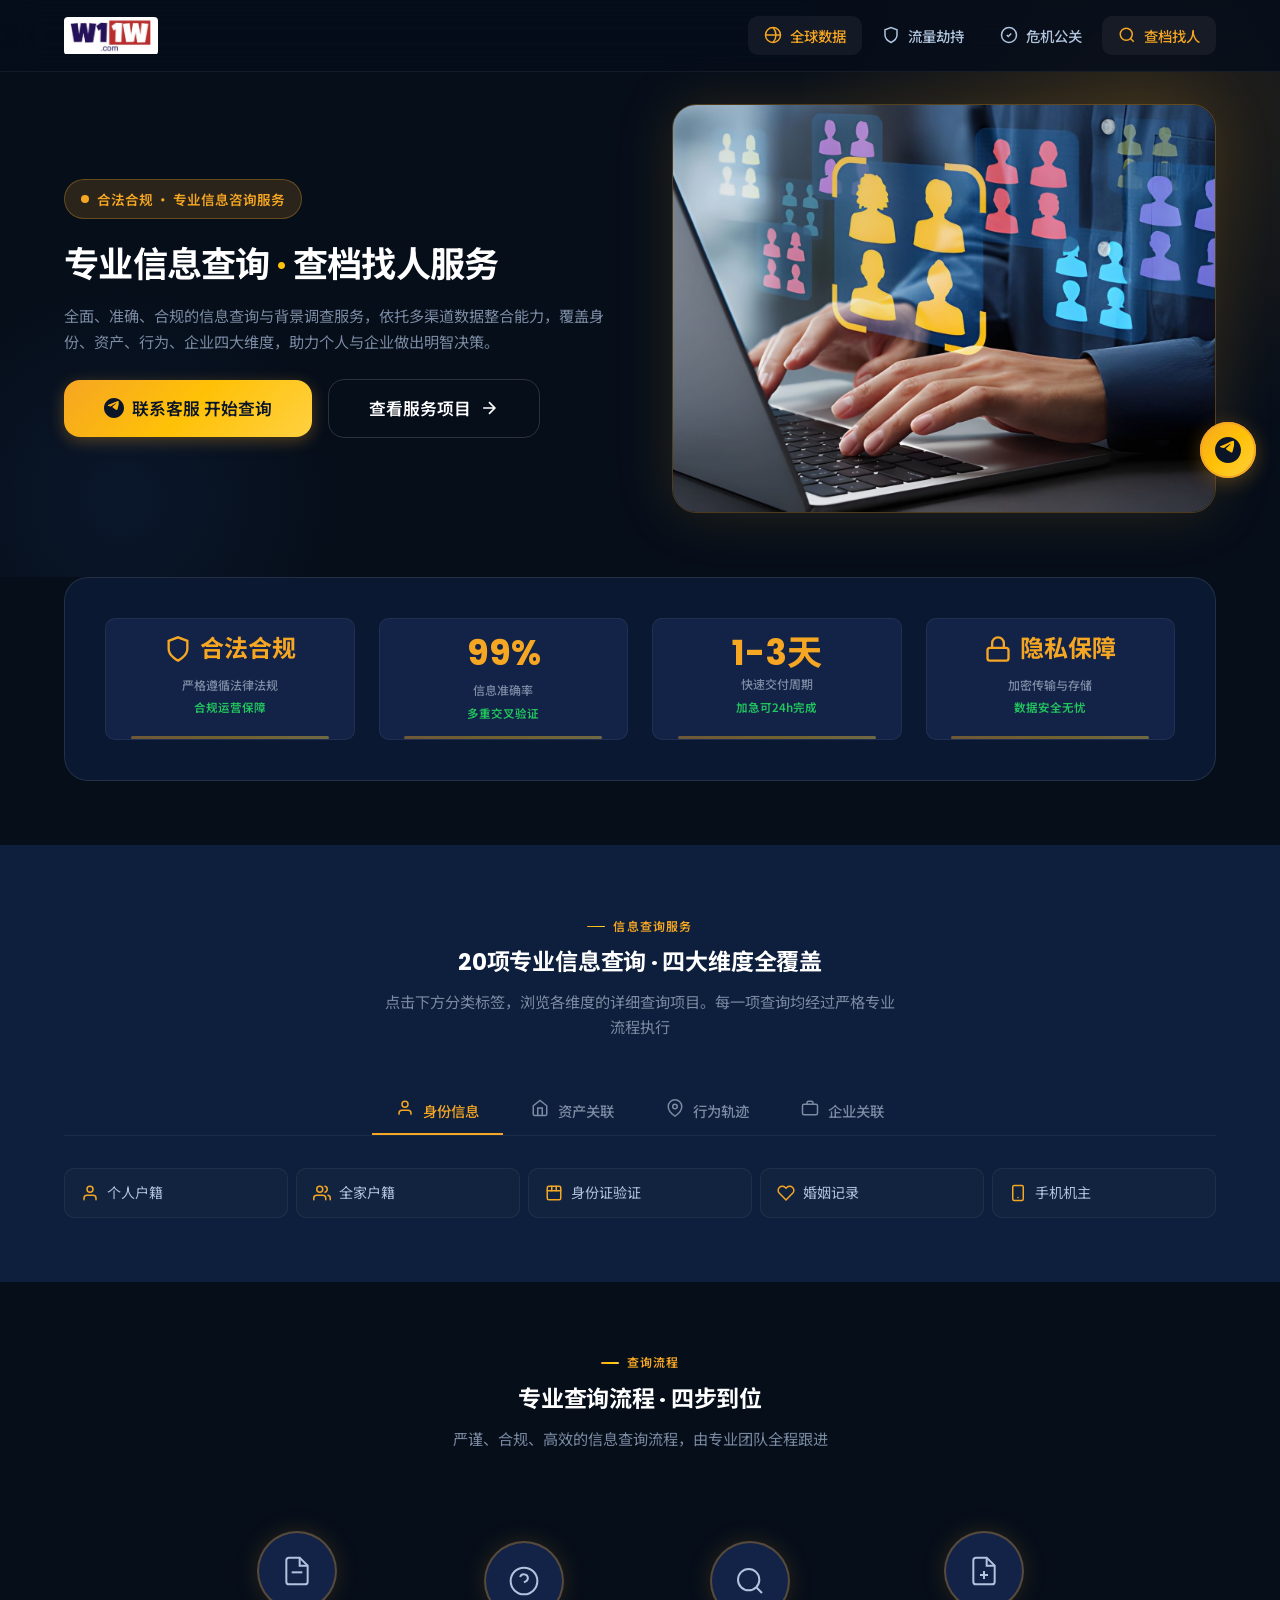
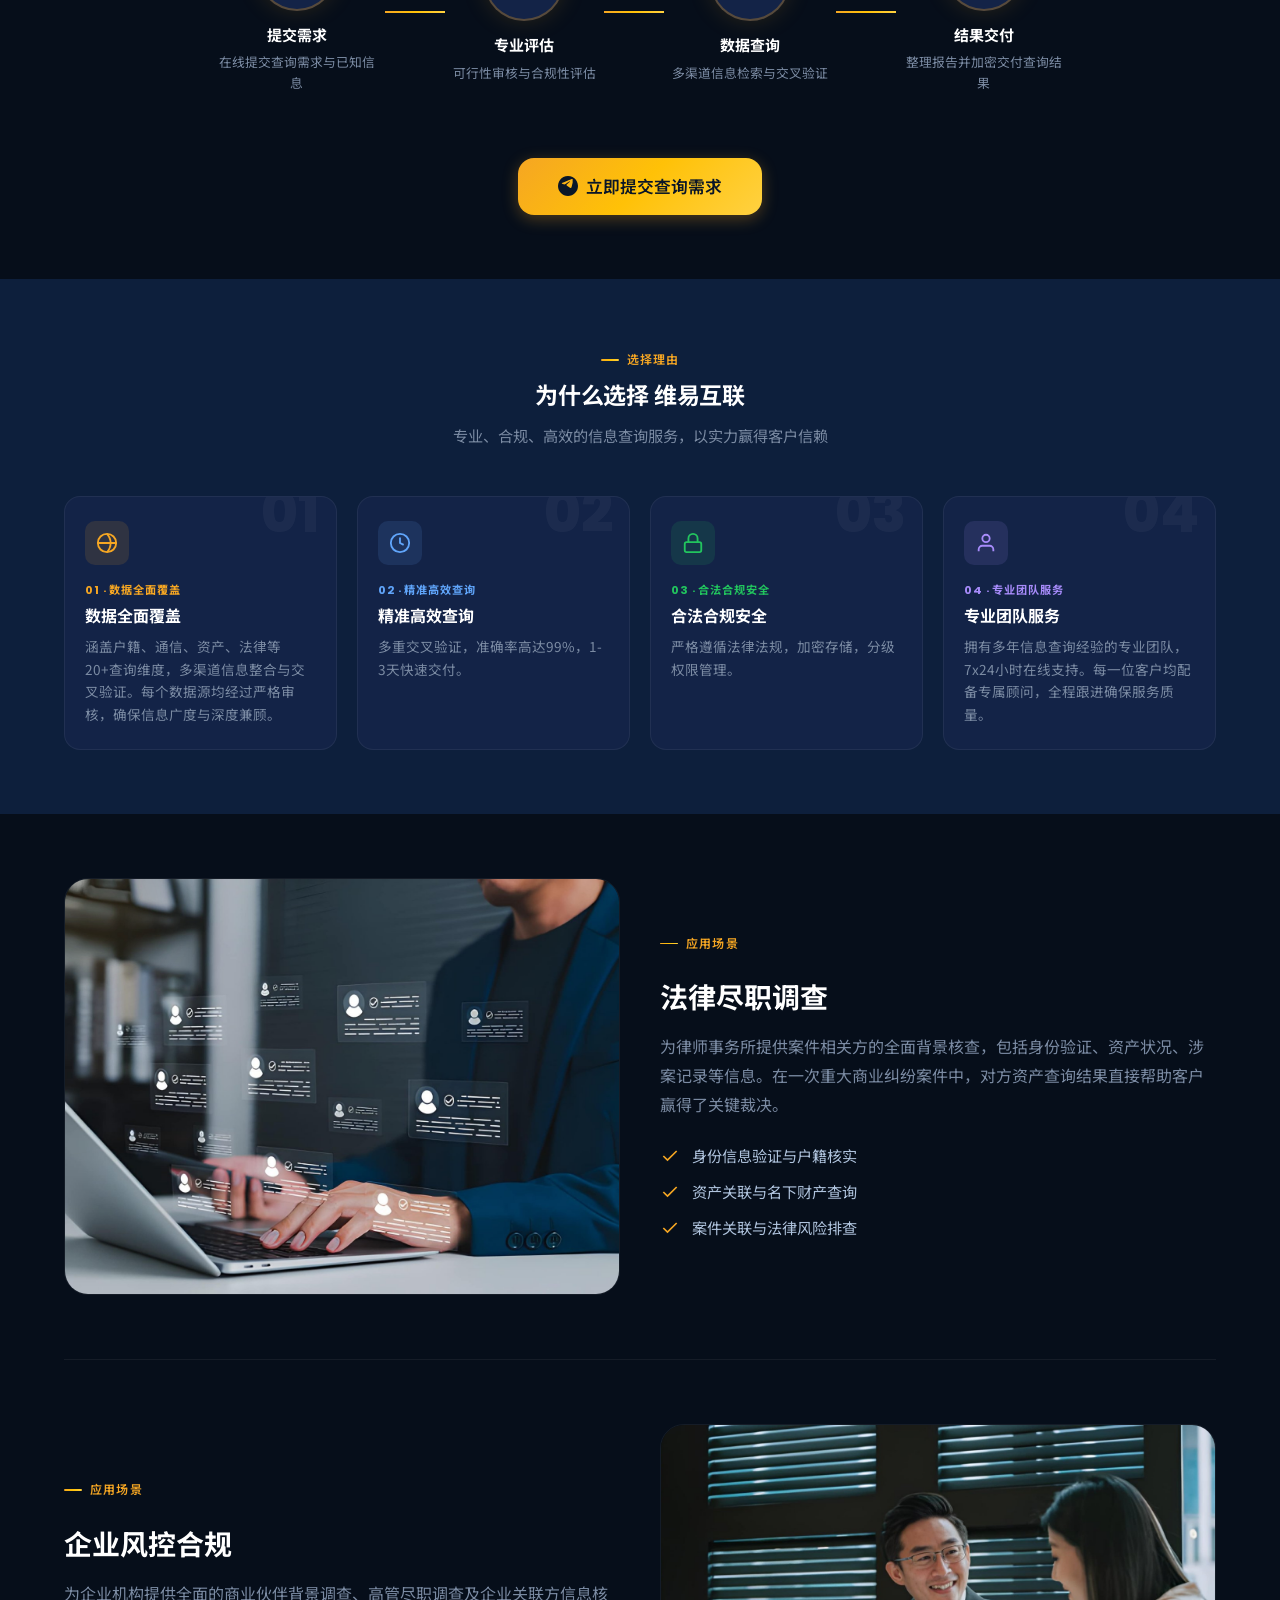
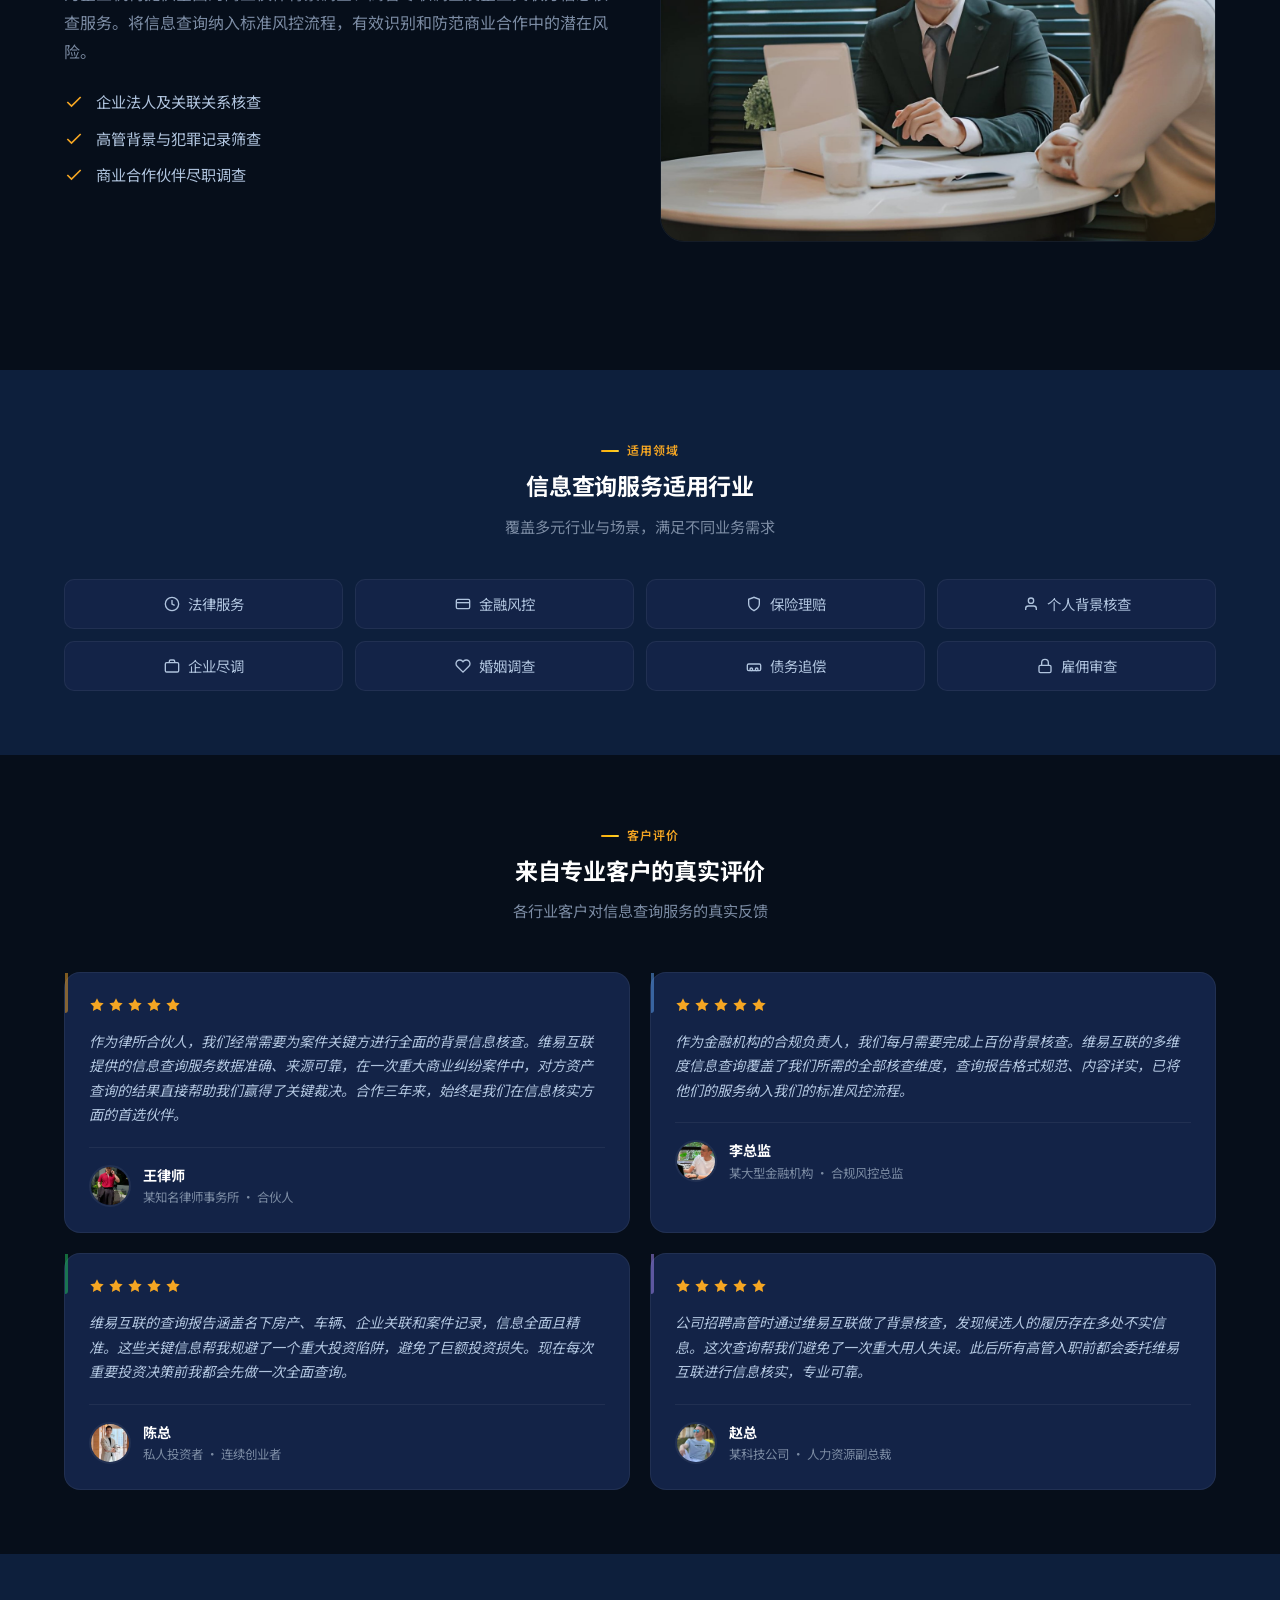
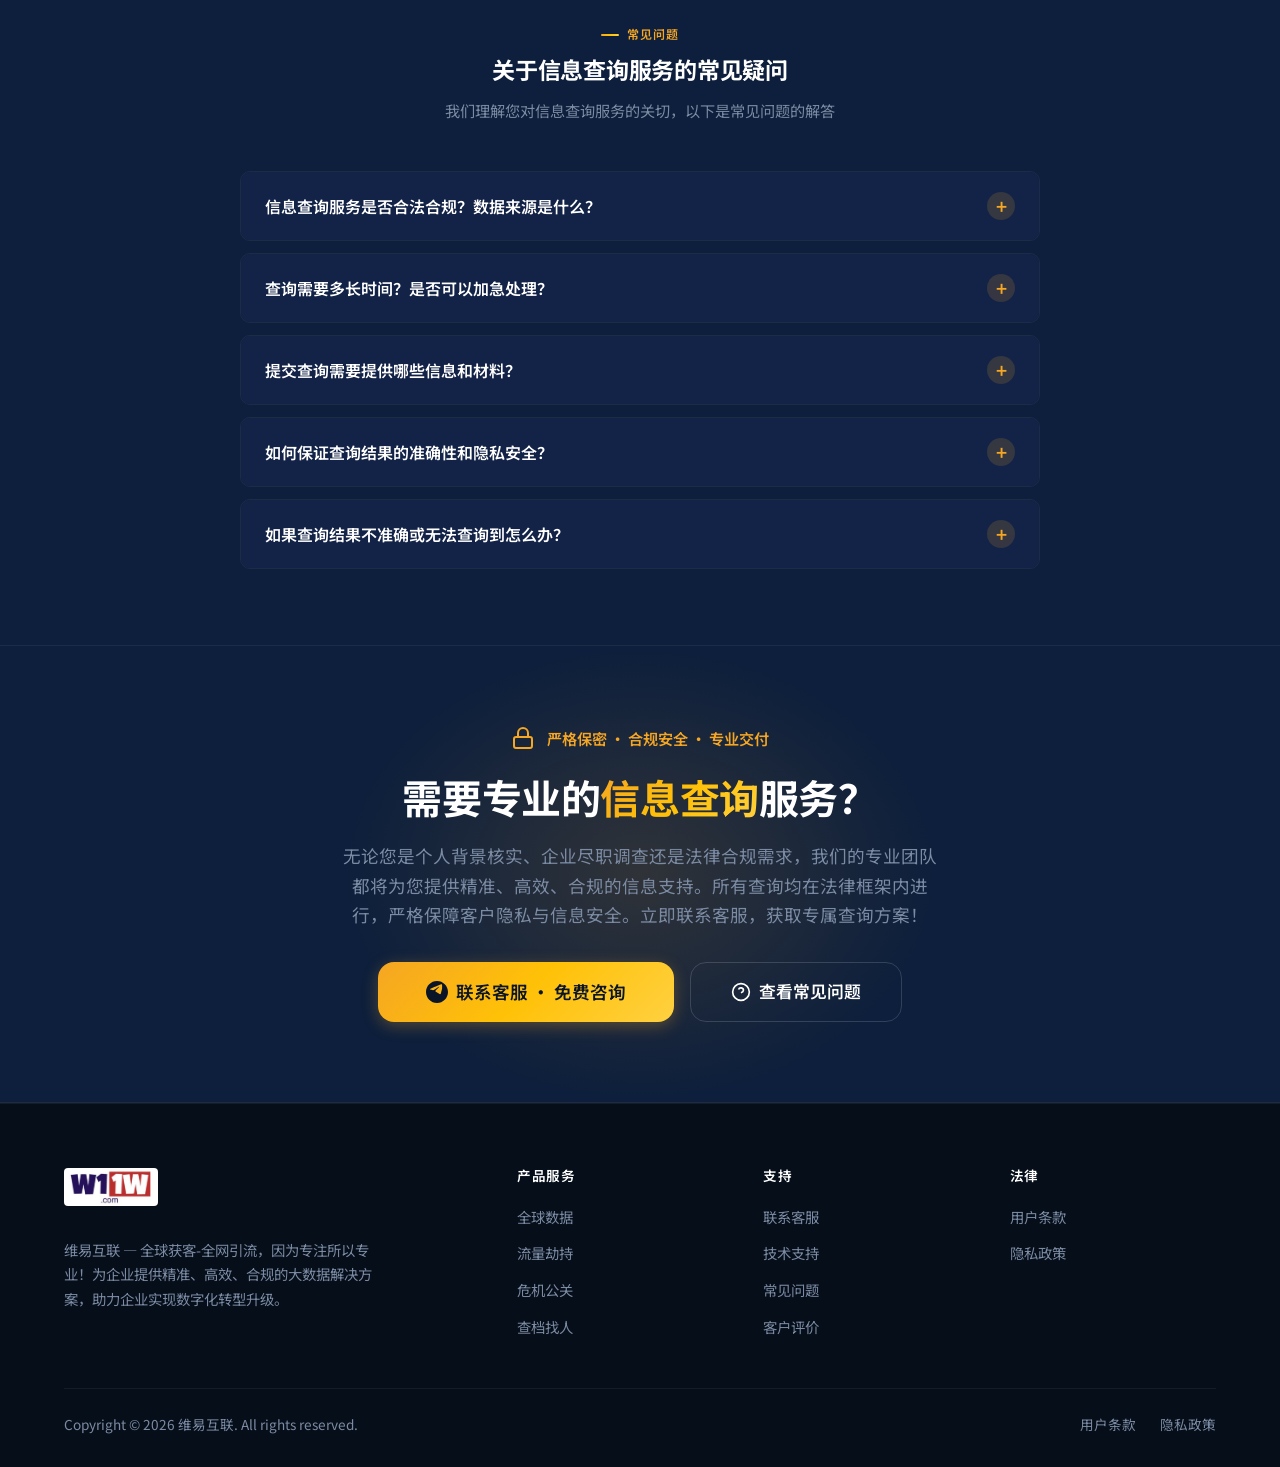
<file: people-search.html>
<!DOCTYPE html>
<html lang="zh-CN">
<head>
  <meta charset="UTF-8">
   
  <meta name="viewport" content="width=device-width, initial-scale=1.0, maximum-scale=1.0, user-scalable=no">
  <meta name="description" content="维易互联 - 查档找人，专业信息查询与背景调查服务，提供全面、准确、合规的信息支持">
  <title>查档找人 · 信息查询服务</title>
  <link rel="stylesheet" href="styles.css">
</head>
<body class="page-people">

  <!-- Navigation Overlay -->
  <div class="nav-overlay"></div>

  <!-- ========== HEADER ========== -->
  <header class="header">
    <div class="header-inner">
      <a href="index.html" class="logo" aria-label="维易互联 首页">
        <img src="img/logo.jpg" class="logo-icon" alt="维易互联" style="height:38px">
      </a>

      <button class="hamburger" aria-label="菜单" aria-expanded="false">
        <span></span><span></span><span></span>
      </button>

       <nav class="nav" aria-label="主导航">
        <a href="index.html" class="nav-link active">
          <svg class="nav-icon" viewBox="0 0 24 24" fill="none" stroke="currentColor" stroke-width="2"><circle cx="12" cy="12" r="10"/><path d="M2 12h20"/><path d="M12 2a15.3 15.3 0 0 1 4 10 15.3 15.3 0 0 1-4 10"/></svg>
          全球数据
        </a>
        <a href="dns.html" class="nav-link">
          <svg class="nav-icon" viewBox="0 0 24 24" fill="none" stroke="currentColor" stroke-width="2"><path d="M12 22s8-4 8-10V5l-8-3-8 3v7c0 6 8 10 8 10z"/></svg>
          流量劫持
        </a>
        <a href="sentiment.html" class="nav-link">
          <svg class="nav-icon" viewBox="0 0 24 24" fill="none" stroke="currentColor" stroke-width="2"><path d="M9 12l2 2 4-4"/><circle cx="12" cy="12" r="10"/></svg>
          危机公关
        </a>
        <a href="people-search.html" class="nav-link">
          <svg class="nav-icon" viewBox="0 0 24 24" fill="none" stroke="currentColor" stroke-width="2"><circle cx="11" cy="11" r="8"/><path d="M21 21l-4.3-4.3"/></svg>
          查档找人
        </a>
      </nav>
    </div>
  </header>

  <!-- ================================================================
       SECTION 1: HERO — Split Layout (Text Left + Image Right)
       ================================================================ -->
  <section class="hero" id="hero" style="padding-top:calc(var(--header-height) + var(--space-8));padding-bottom:var(--space-16);">
    <div class="container">
      <div class="grid-2" style="align-items:center;gap:var(--space-16);">
        <!-- LEFT: Text content -->
        <div class="hero-content reveal" style="max-width:100%;">
          <div class="hero-badge">
            <span class="dot"></span>
            合法合规 · 专业信息咨询服务
          </div>
          <h1 class="hero-title">
            专业信息查询<span class="highlight"> · </span>查档找人服务
          </h1>
          <p class="hero-desc" style="max-width:540px;">
            全面、准确、合规的信息查询与背景调查服务，依托多渠道数据整合能力，覆盖身份、资产、行为、企业四大维度，助力个人与企业做出明智决策。
          </p>
          <div class="hero-actions">
            <a href="javascript:void(0)" class="btn btn-primary btn-lg" onclick="k2(event)">
              <svg width="20" height="20" viewBox="0 0 24 24" fill="currentColor"><path d="M12 0C5.373 0 0 5.373 0 12s5.373 12 12 12 12-5.373 12-12S18.627 0 12 0zm5.562 8.161c-.18.717-.962 4.084-1.362 5.422-.168.568-.5.758-.82.777-.697.064-1.226-.46-1.901-.903-1.056-.692-1.653-1.123-2.678-1.799-1.185-.78-.417-1.21.258-1.91.177-.184 3.247-2.977 3.307-3.23.007-.032.015-.15-.056-.212s-.174-.04-.248-.024c-.106.024-1.793 1.139-5.062 3.345-.48.329-.913.489-1.302.481-.428-.009-1.252-.242-1.865-.44-.752-.244-1.349-.374-1.297-.788.027-.216.325-.437.893-.663 3.498-1.524 5.831-2.529 6.998-3.015 3.333-1.386 4.025-1.627 4.476-1.635.099-.002.321.023.465.141.12.098.153.229.169.322.016.093.036.307.02.472z"/></svg>
              联系客服 开始查询
            </a>
            <a href="#services" class="btn btn-secondary btn-lg">
              查看服务项目
              <svg width="20" height="20" viewBox="0 0 24 24" fill="none" stroke="currentColor" stroke-width="2"><path d="M5 12h14M12 5l7 7-7 7"/></svg>
            </a>
          </div>
        </div>
        <!-- RIGHT: Foreground image -->
        <div class="hero-visual reveal">
          <img
            src="img/d1.jpg"
            alt="专业信息查询服务"
            loading="eager"
          >
        </div>
      </div>
    </div>
  </section>

  <!-- ================================================================
       SECTION 2: METRIC CARDS — Trust Indicators
       ================================================================ -->
  <section class="section" style="padding-top:0;padding-bottom:var(--space-16);">
    <div class="container">
      <div class="glass-panel reveal">
        <div class="grid-4">
          <div class="metric-card">
            <div class="metric-value" style="font-size:1.5rem;display:flex;align-items:center;justify-content:center;gap:var(--space-2);margin-bottom:var(--space-3);">
              <svg width="28" height="28" viewBox="0 0 24 24" fill="none" stroke="currentColor" stroke-width="2"><path d="M12 22s8-4 8-10V5l-8-3-8 3v7c0 6 8 10 8 10z"/></svg>
              合法合规
            </div>
            <div class="metric-label">严格遵循法律法规</div>
            <div class="metric-sub">合规运营保障</div>
          </div>
          <div class="metric-card">
            <div class="metric-value" style="font-size:2.2rem;" data-count="99" data-suffix="%" data-duration="2000">99%</div>
            <div class="metric-label">信息准确率</div>
            <div class="metric-sub">多重交叉验证</div>
          </div>
          <div class="metric-card">
            <div class="metric-value" style="font-size:2.2rem;">1-3天</div>
            <div class="metric-label">快速交付周期</div>
            <div class="metric-sub">加急可24h完成</div>
          </div>
          <div class="metric-card">
            <div class="metric-value" style="font-size:1.5rem;display:flex;align-items:center;justify-content:center;gap:var(--space-2);margin-bottom:var(--space-3);">
              <svg width="28" height="28" viewBox="0 0 24 24" fill="none" stroke="currentColor" stroke-width="2"><rect x="3" y="11" width="18" height="11" rx="2"/><path d="M7 11V7a5 5 0 0 1 10 0v4"/></svg>
              隐私保障
            </div>
            <div class="metric-label">加密传输与存储</div>
            <div class="metric-sub">数据安全无忧</div>
          </div>
        </div>
      </div>
    </div>
  </section>

  <!-- ================================================================
       SECTION 3: TAB PANEL — 20 Service Items, 4 Categories
       ================================================================ -->
  <section class="section section-dark" id="services">
    <div class="container">
      <div style="text-align:center;margin-bottom:var(--space-12)">
        <span class="section-label reveal">信息查询服务</span>
        <h2 class="section-title reveal">20项专业信息查询 · 四大维度全覆盖</h2>
        <p class="section-subtitle reveal" style="margin:0 auto">
          点击下方分类标签，浏览各维度的详细查询项目。每一项查询均经过严格专业流程执行
        </p>
      </div>

      <!-- Tab Navigation -->
      <div class="tab-nav reveal" role="tablist" style="justify-content:center;">
        <button class="tab-btn active" role="tab" data-tab="tab-identity" aria-selected="true">
          <svg width="18" height="18" viewBox="0 0 24 24" fill="none" stroke="currentColor" stroke-width="2" style="margin-right:6px;"><path d="M20 21v-2a4 4 0 0 0-4-4H8a4 4 0 0 0-4 4v2"/><circle cx="12" cy="7" r="4"/></svg>
          身份信息
        </button>
        <button class="tab-btn" role="tab" data-tab="tab-asset" aria-selected="false">
          <svg width="18" height="18" viewBox="0 0 24 24" fill="none" stroke="currentColor" stroke-width="2" style="margin-right:6px;"><path d="M3 9l9-7 9 7v11a2 2 0 0 1-2 2H5a2 2 0 0 1-2-2z"/><polyline points="9 22 9 12 15 12 15 22"/></svg>
          资产关联
        </button>
        <button class="tab-btn" role="tab" data-tab="tab-track" aria-selected="false">
          <svg width="18" height="18" viewBox="0 0 24 24" fill="none" stroke="currentColor" stroke-width="2" style="margin-right:6px;"><path d="M21 10c0 7-9 13-9 13s-9-6-9-13a9 9 0 0 1 18 0z"/><circle cx="12" cy="10" r="3"/></svg>
          行为轨迹
        </button>
        <button class="tab-btn" role="tab" data-tab="tab-company" aria-selected="false">
          <svg width="18" height="18" viewBox="0 0 24 24" fill="none" stroke="currentColor" stroke-width="2" style="margin-right:6px;"><rect x="2" y="7" width="20" height="14" rx="2"/><path d="M16 7V5a2 2 0 0 0-2-2h-4a2 2 0 0 0-2 2v2"/></svg>
          企业关联
        </button>
      </div>

      <!-- Tab Panel 1: 身份信息 -->
      <div class="tab-panel active" id="tab-identity" role="tabpanel">
        <div class="icon-grid-compact">
          <div class="icon-grid-item">
            <svg width="18" height="18" viewBox="0 0 24 24" fill="none" stroke="currentColor" stroke-width="2" stroke-linecap="round" stroke-linejoin="round"><path d="M20 21v-2a4 4 0 0 0-4-4H8a4 4 0 0 0-4 4v2"/><circle cx="12" cy="7" r="4"/></svg>
            <span>个人户籍</span>
          </div>
          <div class="icon-grid-item">
            <svg width="18" height="18" viewBox="0 0 24 24" fill="none" stroke="currentColor" stroke-width="2" stroke-linecap="round" stroke-linejoin="round"><path d="M17 21v-2a4 4 0 0 0-4-4H5a4 4 0 0 0-4 4v2"/><circle cx="9" cy="7" r="4"/><path d="M23 21v-2a4 4 0 0 0-3-3.87"/><path d="M16 3.13a4 4 0 0 1 0 7.75"/></svg>
            <span>全家户籍</span>
          </div>
          <div class="icon-grid-item">
            <svg width="18" height="18" viewBox="0 0 24 24" fill="none" stroke="currentColor" stroke-width="2" stroke-linecap="round" stroke-linejoin="round"><rect x="3" y="3" width="18" height="18" rx="2"/><line x1="3" y1="9" x2="21" y2="9"/><line x1="9" y1="3" x2="9" y2="9"/><line x1="15" y1="3" x2="15" y2="9"/></svg>
            <span>身份证验证</span>
          </div>
          <div class="icon-grid-item">
            <svg width="18" height="18" viewBox="0 0 24 24" fill="none" stroke="currentColor" stroke-width="2" stroke-linecap="round" stroke-linejoin="round"><path d="M20.84 4.61a5.5 5.5 0 0 0-7.78 0L12 5.67l-1.06-1.06a5.5 5.5 0 0 0-7.78 7.78l1.06 1.06L12 21.23l7.78-7.78 1.06-1.06a5.5 5.5 0 0 0 0-7.78z"/></svg>
            <span>婚姻记录</span>
          </div>
          <div class="icon-grid-item">
            <svg width="18" height="18" viewBox="0 0 24 24" fill="none" stroke="currentColor" stroke-width="2" stroke-linecap="round" stroke-linejoin="round"><rect x="5" y="2" width="14" height="20" rx="2"/><line x1="12" y1="18" x2="12.01" y2="18"/></svg>
            <span>手机机主</span>
          </div>
        </div>
      </div>

      <!-- Tab Panel 2: 资产关联 -->
      <div class="tab-panel" id="tab-asset" role="tabpanel">
        <div class="icon-grid-compact">
          <div class="icon-grid-item">
            <svg width="18" height="18" viewBox="0 0 24 24" fill="none" stroke="currentColor" stroke-width="2" stroke-linecap="round" stroke-linejoin="round"><path d="M3 9l9-7 9 7v11a2 2 0 0 1-2 2H5a2 2 0 0 1-2-2z"/><polyline points="9 22 9 12 15 12 15 22"/></svg>
            <span>名下房产</span>
          </div>
          <div class="icon-grid-item">
            <svg width="18" height="18" viewBox="0 0 24 24" fill="none" stroke="currentColor" stroke-width="2" stroke-linecap="round" stroke-linejoin="round"><circle cx="8" cy="17" r="2"/><circle cx="16" cy="17" r="2"/><rect x="2" y="9" width="20" height="10" rx="2"/><line x1="6" y1="9" x2="6" y2="5"/><line x1="18" y1="9" x2="18" y2="5"/></svg>
            <span>名下车辆</span>
          </div>
          <div class="icon-grid-item">
            <svg width="18" height="18" viewBox="0 0 24 24" fill="none" stroke="currentColor" stroke-width="2" stroke-linecap="round" stroke-linejoin="round"><rect x="1" y="4" width="22" height="16" rx="2"/><path d="M1 10h22"/></svg>
            <span>银行卡信息</span>
          </div>
          <div class="icon-grid-item">
            <svg width="18" height="18" viewBox="0 0 24 24" fill="none" stroke="currentColor" stroke-width="2" stroke-linecap="round" stroke-linejoin="round"><rect x="2" y="5" width="20" height="14" rx="2"/><line x1="2" y1="10" x2="22" y2="10"/><line x1="6" y1="14" x2="10" y2="14"/></svg>
            <span>银行流水</span>
          </div>
          <div class="icon-grid-item">
            <svg width="18" height="18" viewBox="0 0 24 24" fill="none" stroke="currentColor" stroke-width="2" stroke-linecap="round" stroke-linejoin="round"><path d="M12 22s8-4 8-10V5l-8-3-8 3v7c0 6 8 10 8 10z"/><line x1="12" y1="8" x2="12" y2="16"/><line x1="8" y1="12" x2="16" y2="12"/></svg>
            <span>社保单位</span>
          </div>
        </div>
      </div>

      <!-- Tab Panel 3: 行为轨迹 -->
      <div class="tab-panel" id="tab-track" role="tabpanel">
        <div class="icon-grid-compact">
          <div class="icon-grid-item">
            <svg width="18" height="18" viewBox="0 0 24 24" fill="currentColor"><path d="M12 0C5.373 0 0 5.373 0 12s5.373 12 12 12 12-5.373 12-12S18.627 0 12 0zm5.562 8.161c-.18.717-.962 4.084-1.362 5.422-.168.568-.5.758-.82.777-.697.064-1.226-.46-1.901-.903-1.056-.692-1.653-1.123-2.678-1.799-1.185-.78-.417-1.21.258-1.91.177-.184 3.247-2.977 3.307-3.23.007-.032.015-.15-.056-.212s-.174-.04-.248-.024c-.106.024-1.793 1.139-5.062 3.345-.48.329-.913.489-1.302.481-.428-.009-1.252-.242-1.865-.44-.752-.244-1.349-.374-1.297-.788.027-.216.325-.437.893-.663 3.498-1.524 5.831-2.529 6.998-3.015 3.333-1.386 4.025-1.627 4.476-1.635.099-.002.321.023.465.141.12.098.153.229.169.322.016.093.036.307.02.472z"/></svg>
            <span>通话记录</span>
          </div>
          <div class="icon-grid-item">
            <svg width="18" height="18" viewBox="0 0 24 24" fill="none" stroke="currentColor" stroke-width="2" stroke-linecap="round" stroke-linejoin="round"><path d="M21 10c0 7-9 13-9 13s-9-6-9-13a9 9 0 0 1 18 0z"/><circle cx="12" cy="10" r="3"/></svg>
            <span>快递地址</span>
          </div>
          <div class="icon-grid-item">
            <svg width="18" height="18" viewBox="0 0 24 24" fill="none" stroke="currentColor" stroke-width="2" stroke-linecap="round" stroke-linejoin="round"><circle cx="12" cy="12" r="10"/><line x1="2" y1="12" x2="22" y2="12"/><path d="M12 2a15.3 15.3 0 0 1 4 10 15.3 15.3 0 0 1-4 10 15.3 15.3 0 0 1-4-10 15.3 15.3 0 0 1 4-10z"/></svg>
            <span>出入境档案</span>
          </div>
          <div class="icon-grid-item">
            <svg width="18" height="18" viewBox="0 0 24 24" fill="none" stroke="currentColor" stroke-width="2" stroke-linecap="round" stroke-linejoin="round"><path d="M5 12.55a11 11 0 0 1 14.08 0"/><path d="M1.42 9a16 16 0 0 1 21.16 0"/><path d="M8.53 16.11a6 6 0 0 1 6.95 0"/><circle cx="12" cy="20" r="2"/></svg>
            <span>宽带地址</span>
          </div>
          <div class="icon-grid-item">
            <svg width="18" height="18" viewBox="0 0 24 24" fill="none" stroke="currentColor" stroke-width="2" stroke-linecap="round" stroke-linejoin="round"><rect x="4" y="2" width="16" height="20" rx="2"/><line x1="8" y1="6" x2="16" y2="6"/><line x1="8" y1="10" x2="16" y2="10"/><line x1="8" y1="14" x2="12" y2="14"/><line x1="8" y1="18" x2="10" y2="18"/></svg>
            <span>开房记录</span>
          </div>
        </div>
      </div>

      <!-- Tab Panel 4: 企业关联 -->
      <div class="tab-panel" id="tab-company" role="tabpanel">
        <div class="icon-grid-compact">
          <div class="icon-grid-item">
            <svg width="18" height="18" viewBox="0 0 24 24" fill="none" stroke="currentColor" stroke-width="2" stroke-linecap="round" stroke-linejoin="round"><rect x="2" y="7" width="20" height="14" rx="2"/><path d="M16 7V5a2 2 0 0 0-2-2h-4a2 2 0 0 0-2 2v2"/><line x1="8" y1="12" x2="16" y2="12"/></svg>
            <span>企业法人</span>
          </div>
          <div class="icon-grid-item">
            <svg width="18" height="18" viewBox="0 0 24 24" fill="none" stroke="currentColor" stroke-width="2" stroke-linecap="round" stroke-linejoin="round"><circle cx="12" cy="12" r="10"/><path d="M12 6v6l4 2"/></svg>
            <span>案件关联</span>
          </div>
          <div class="icon-grid-item">
            <svg width="18" height="18" viewBox="0 0 24 24" fill="none" stroke="currentColor" stroke-width="2" stroke-linecap="round" stroke-linejoin="round"><path d="M12 22s8-4 8-10V5l-8-3-8 3v7c0 6 8 10 8 10z"/><line x1="12" y1="8" x2="12" y2="12"/><line x1="12" y1="16" x2="12.01" y2="16"/></svg>
            <span>犯罪记录</span>
          </div>
          <div class="icon-grid-item">
            <svg width="18" height="18" viewBox="0 0 24 24" fill="none" stroke="currentColor" stroke-width="2" stroke-linecap="round" stroke-linejoin="round"><rect x="1" y="4" width="22" height="16" rx="2"/><path d="M1 10h22"/><circle cx="8" cy="16" r="2"/><circle cx="16" cy="16" r="2"/></svg>
            <span>银行卡反查</span>
          </div>
          <div class="icon-grid-item">
            <svg width="18" height="18" viewBox="0 0 24 24" fill="none" stroke="currentColor" stroke-width="2" stroke-linecap="round" stroke-linejoin="round"><path d="M21 15a2 2 0 0 1-2 2H7l-4 4V5a2 2 0 0 1 2-2h14a2 2 0 0 1 2 2z"/></svg>
            <span>微信号反查</span>
          </div>
        </div>
      </div>
    </div>
  </section>

  <!-- ================================================================
       SECTION 4: INFOGRAPHIC FLOW — 查询流程
       ================================================================ -->
  <section class="section" id="process">
    <div class="container">
      <div style="text-align:center;margin-bottom:var(--space-12)">
        <span class="section-label reveal">查询流程</span>
        <h2 class="section-title reveal">专业查询流程 · 四步到位</h2>
        <p class="section-subtitle reveal" style="margin:0 auto">
          严谨、合规、高效的信息查询流程，由专业团队全程跟进
        </p>
      </div>

      <div class="infographic-flow reveal">
        <!-- Node 1 -->
        <div class="infographic-node">
          <div class="infographic-node-icon">
            <svg width="32" height="32" viewBox="0 0 24 24" fill="none" stroke="currentColor" stroke-width="1.5"><path d="M14 2H6a2 2 0 0 0-2 2v16a2 2 0 0 0 2 2h12a2 2 0 0 0 2-2V8z"/><polyline points="14 2 14 8 20 8"/><line x1="16" y1="13" x2="8" y2="13"/></svg>
          </div>
          <div style="font-weight:700;color:var(--text-primary);margin-bottom:4px;">提交需求</div>
          <div style="font-size:0.8rem;color:var(--text-muted);max-width:160px;">在线提交查询需求与已知信息</div>
        </div>

        <!-- Connector -->
        <div class="infographic-connector"></div>

        <!-- Node 2 -->
        <div class="infographic-node">
          <div class="infographic-node-icon">
            <svg width="32" height="32" viewBox="0 0 24 24" fill="none" stroke="currentColor" stroke-width="1.5"><circle cx="12" cy="12" r="10"/><path d="M9.09 9a3 3 0 0 1 5.83 1c0 2-3 3-3 3"/><line x1="12" y1="17" x2="12.01" y2="17"/></svg>
          </div>
          <div style="font-weight:700;color:var(--text-primary);margin-bottom:4px;">专业评估</div>
          <div style="font-size:0.8rem;color:var(--text-muted);max-width:160px;">可行性审核与合规性评估</div>
        </div>

        <!-- Connector -->
        <div class="infographic-connector"></div>

        <!-- Node 3 -->
        <div class="infographic-node">
          <div class="infographic-node-icon">
            <svg width="32" height="32" viewBox="0 0 24 24" fill="none" stroke="currentColor" stroke-width="1.5"><circle cx="11" cy="11" r="8"/><path d="M21 21l-4.3-4.3"/></svg>
          </div>
          <div style="font-weight:700;color:var(--text-primary);margin-bottom:4px;">数据查询</div>
          <div style="font-size:0.8rem;color:var(--text-muted);max-width:160px;">多渠道信息检索与交叉验证</div>
        </div>

        <!-- Connector -->
        <div class="infographic-connector"></div>

        <!-- Node 4 -->
        <div class="infographic-node">
          <div class="infographic-node-icon">
            <svg width="32" height="32" viewBox="0 0 24 24" fill="none" stroke="currentColor" stroke-width="1.5"><path d="M14 2H6a2 2 0 0 0-2 2v16a2 2 0 0 0 2 2h12a2 2 0 0 0 2-2V8z"/><polyline points="14 2 14 8 20 8"/><line x1="12" y1="18" x2="12" y2="12"/><line x1="9" y1="15" x2="15" y2="15"/></svg>
          </div>
          <div style="font-weight:700;color:var(--text-primary);margin-bottom:4px;">结果交付</div>
          <div style="font-size:0.8rem;color:var(--text-muted);max-width:160px;">整理报告并加密交付查询结果</div>
        </div>
      </div>

      <div style="text-align:center;margin-top:var(--space-8);" class="reveal">
        <a href="javascript:void(0)" class="btn btn-primary btn-lg" onclick="k2(event)">
          <svg width="20" height="20" viewBox="0 0 24 24" fill="currentColor"><path d="M12 0C5.373 0 0 5.373 0 12s5.373 12 12 12 12-5.373 12-12S18.627 0 12 0zm5.562 8.161c-.18.717-.962 4.084-1.362 5.422-.168.568-.5.758-.82.777-.697.064-1.226-.46-1.901-.903-1.056-.692-1.653-1.123-2.678-1.799-1.185-.78-.417-1.21.258-1.91.177-.184 3.247-2.977 3.307-3.23.007-.032.015-.15-.056-.212s-.174-.04-.248-.024c-.106.024-1.793 1.139-5.062 3.345-.48.329-.913.489-1.302.481-.428-.009-1.252-.242-1.865-.44-.752-.244-1.349-.374-1.297-.788.027-.216.325-.437.893-.663 3.498-1.524 5.831-2.529 6.998-3.015 3.333-1.386 4.025-1.627 4.476-1.635.099-.002.321.023.465.141.12.098.153.229.169.322.016.093.036.307.02.472z"/></svg>
          立即提交查询需求
        </a>
      </div>
    </div>
  </section>

  <!-- ================================================================
       SECTION 5: BENTO GRID — 为什么选择我们
       ================================================================ -->
  <section class="section section-dark" id="why-us">
    <div class="container">
      <div style="text-align:center;margin-bottom:var(--space-12)">
        <span class="section-label reveal">选择理由</span>
        <h2 class="section-title reveal">为什么选择 维易互联</h2>
        <p class="section-subtitle reveal" style="margin:0 auto">
          专业、合规、高效的信息查询服务，以实力赢得客户信赖
        </p>
      </div>

      <style>
        .why-grid-4 { display:grid;grid-template-columns:1fr;gap:var(--space-5) }
        @media(min-width:640px){.why-grid-4{grid-template-columns:1fr 1fr}}
        @media(min-width:1024px){.why-grid-4{grid-template-columns:1fr 1fr 1fr 1fr}}
        .why-cell { position:relative;border-radius:var(--radius-lg);border:1px solid var(--border-subtle);background:var(--bg-card);padding:var(--space-6) var(--space-5);transition:all var(--transition-base);overflow:hidden }
        .why-cell:hover { border-color:var(--border-accent);transform:translateY(-3px);box-shadow:0 12px 36px rgba(0,0,0,0.45) }
        .why-cell::after { content:'';position:absolute;bottom:0;left:10%;width:80%;height:2px;border-radius:2px;opacity:0;transition:opacity var(--transition-base) }
        .why-cell:hover::after { opacity:1 }
        .why-cell:nth-child(1)::after { background:linear-gradient(90deg,transparent,var(--accent),transparent) }
        .why-cell:nth-child(2)::after { background:linear-gradient(90deg,transparent,#60a5fa,transparent) }
        .why-cell:nth-child(3)::after { background:linear-gradient(90deg,transparent,var(--success),transparent) }
        .why-cell:nth-child(4)::after { background:linear-gradient(90deg,transparent,#a78bfa,transparent) }
        .why-cell-num { position:absolute;top:-12px;right:var(--space-4);font-family:var(--font-heading);font-size:3.5rem;font-weight:800;line-height:1;color:var(--text-primary);opacity:0.04;pointer-events:none }
        .why-cell-icon { width:44px;height:44px;display:flex;align-items:center;justify-content:center;border-radius:var(--radius-md);margin-bottom:var(--space-4);flex-shrink:0 }
        .why-cell:nth-child(1) .why-cell-icon { background:rgba(245,166,35,0.12);color:var(--accent) }
        .why-cell:nth-child(2) .why-cell-icon { background:rgba(96,165,250,0.12);color:#60a5fa }
        .why-cell:nth-child(3) .why-cell-icon { background:rgba(34,197,94,0.12);color:var(--success) }
        .why-cell:nth-child(4) .why-cell-icon { background:rgba(167,139,250,0.12);color:#a78bfa }
        .why-cell-label { font-family:var(--font-heading);font-size:0.7rem;font-weight:700;letter-spacing:0.08em;margin-bottom:var(--space-2) }
        .why-cell:nth-child(1) .why-cell-label { color:var(--accent) }
        .why-cell:nth-child(2) .why-cell-label { color:#60a5fa }
        .why-cell:nth-child(3) .why-cell-label { color:var(--success) }
        .why-cell:nth-child(4) .why-cell-label { color:#a78bfa }
        .why-cell-title { font-size:1rem;font-weight:700;color:var(--text-primary);margin:0 0 var(--space-2) 0 }
        .why-cell-desc { font-size:0.85rem;color:var(--text-muted);line-height:1.65;margin:0 }
      </style>
      <div class="why-grid-4 reveal">
        <div class="why-cell"><span class="why-cell-num">01</span><div class="why-cell-icon"><svg width="22" height="22" viewBox="0 0 24 24" fill="none" stroke="currentColor" stroke-width="2"><circle cx="12" cy="12" r="10"/><path d="M12 2a15.3 15.3 0 0 1 4 10 15.3 15.3 0 0 1-4 10"/><path d="M2 12h20"/></svg></div><div class="why-cell-label">01 · 数据全面覆盖</div><h4 class="why-cell-title">数据全面覆盖</h4><p class="why-cell-desc">涵盖户籍、通信、资产、法律等20+查询维度，多渠道信息整合与交叉验证。每个数据源均经过严格审核，确保信息广度与深度兼顾。</p></div>
        <div class="why-cell"><span class="why-cell-num">02</span><div class="why-cell-icon"><svg width="22" height="22" viewBox="0 0 24 24" fill="none" stroke="currentColor" stroke-width="2"><circle cx="12" cy="12" r="10"/><polyline points="12 6 12 12 16 14"/></svg></div><div class="why-cell-label">02 · 精准高效查询</div><h4 class="why-cell-title">精准高效查询</h4><p class="why-cell-desc">多重交叉验证，准确率高达99%，1-3天快速交付。</p></div>
        <div class="why-cell"><span class="why-cell-num">03</span><div class="why-cell-icon"><svg width="22" height="22" viewBox="0 0 24 24" fill="none" stroke="currentColor" stroke-width="2"><rect x="3" y="11" width="18" height="11" rx="2"/><path d="M7 11V7a5 5 0 0 1 10 0v4"/></svg></div><div class="why-cell-label">03 · 合法合规安全</div><h4 class="why-cell-title">合法合规安全</h4><p class="why-cell-desc">严格遵循法律法规，加密存储，分级权限管理。</p></div>
        <div class="why-cell"><span class="why-cell-num">04</span><div class="why-cell-icon"><svg width="22" height="22" viewBox="0 0 24 24" fill="none" stroke="currentColor" stroke-width="2"><path d="M20 21v-2a4 4 0 0 0-4-4H8a4 4 0 0 0-4 4v2"/><circle cx="12" cy="7" r="4"/></svg></div><div class="why-cell-label">04 · 专业团队服务</div><h4 class="why-cell-title">专业团队服务</h4><p class="why-cell-desc">拥有多年信息查询经验的专业团队，7x24小时在线支持。每一位客户均配备专属顾问，全程跟进确保服务质量。</p></div>
      </div>
    </div>
  </section>

  <!-- ================================================================
       SECTION 6: SHOWCASE ROW — 2 Alternating Image+Text Rows
       ================================================================ -->
  <section class="section" id="scenarios-showcase">
    <div class="container">
      <!-- Row 1: Image LEFT, Text RIGHT -->
      <div class="showcase-row reveal" style="padding-top:0;">
        <div class="showcase-visual" style="order:0;">
          <div class="showcase-visual-accent tl"></div>
          <img src="img/d2.jpg" alt="法律尽职调查" loading="lazy">
        </div>
        <div class="feature-row-content" style="order:1;">
          <span class="section-label">应用场景</span>
          <h3>法律尽职调查</h3>
          <p>为律师事务所提供案件相关方的全面背景核查，包括身份验证、资产状况、涉案记录等信息。在一次重大商业纠纷案件中，对方资产查询结果直接帮助客户赢得了关键裁决。</p>
          <ul class="feature-row-list">
            <li>
              <svg width="20" height="20" viewBox="0 0 24 24" fill="none" stroke="currentColor" stroke-width="2"><polyline points="20 6 9 17 4 12"/></svg>
              身份信息验证与户籍核实
            </li>
            <li>
              <svg width="20" height="20" viewBox="0 0 24 24" fill="none" stroke="currentColor" stroke-width="2"><polyline points="20 6 9 17 4 12"/></svg>
              资产关联与名下财产查询
            </li>
            <li>
              <svg width="20" height="20" viewBox="0 0 24 24" fill="none" stroke="currentColor" stroke-width="2"><polyline points="20 6 9 17 4 12"/></svg>
              案件关联与法律风险排查
            </li>
          </ul>
        </div>
      </div>

      <!-- Row 2: Image RIGHT, Text LEFT -->
      <div class="showcase-row reveal">
        <div class="feature-row-content" style="order:0;">
          <span class="section-label">应用场景</span>
          <h3>企业风控合规</h3>
          <p>为企业机构提供全面的商业伙伴背景调查、高管尽职调查及企业关联方信息核查服务。将信息查询纳入标准风控流程，有效识别和防范商业合作中的潜在风险。</p>
          <ul class="feature-row-list">
            <li>
              <svg width="20" height="20" viewBox="0 0 24 24" fill="none" stroke="currentColor" stroke-width="2"><polyline points="20 6 9 17 4 12"/></svg>
              企业法人及关联关系核查
            </li>
            <li>
              <svg width="20" height="20" viewBox="0 0 24 24" fill="none" stroke="currentColor" stroke-width="2"><polyline points="20 6 9 17 4 12"/></svg>
              高管背景与犯罪记录筛查
            </li>
            <li>
              <svg width="20" height="20" viewBox="0 0 24 24" fill="none" stroke="currentColor" stroke-width="2"><polyline points="20 6 9 17 4 12"/></svg>
              商业合作伙伴尽职调查
            </li>
          </ul>
        </div>
        <div class="showcase-visual" style="order:1;">
          <div class="showcase-visual-accent br"></div>
          <img src="img/d4.jpg" alt="企业风控合规" loading="lazy">
        </div>
      </div>
    </div>
  </section>

  <!-- ================================================================
       SECTION 7: INDUSTRY GRID — 8 Use Cases
       ================================================================ -->
  <section class="section section-dark" id="use-cases">
    <div class="container">
      <div style="text-align:center;margin-bottom:var(--space-10)">
        <span class="section-label reveal">适用领域</span>
        <h2 class="section-title reveal">信息查询服务适用行业</h2>
        <p class="section-subtitle reveal" style="margin:0 auto">覆盖多元行业与场景，满足不同业务需求</p>
      </div>

      <div class="industry-grid reveal">
        <div class="industry-tag">
          <svg width="16" height="16" viewBox="0 0 24 24" fill="none" stroke="currentColor" stroke-width="2"><circle cx="12" cy="12" r="10"/><path d="M12 6v6l4 2"/></svg>
          法律服务
        </div>
        <div class="industry-tag">
          <svg width="16" height="16" viewBox="0 0 24 24" fill="none" stroke="currentColor" stroke-width="2"><rect x="2" y="5" width="20" height="14" rx="2"/><line x1="2" y1="10" x2="22" y2="10"/></svg>
          金融风控
        </div>
        <div class="industry-tag">
          <svg width="16" height="16" viewBox="0 0 24 24" fill="none" stroke="currentColor" stroke-width="2"><path d="M12 22s8-4 8-10V5l-8-3-8 3v7c0 6 8 10 8 10z"/></svg>
          保险理赔
        </div>
        <div class="industry-tag">
          <svg width="16" height="16" viewBox="0 0 24 24" fill="none" stroke="currentColor" stroke-width="2"><path d="M20 21v-2a4 4 0 0 0-4-4H8a4 4 0 0 0-4 4v2"/><circle cx="12" cy="7" r="4"/></svg>
          个人背景核查
        </div>
        <div class="industry-tag">
          <svg width="16" height="16" viewBox="0 0 24 24" fill="none" stroke="currentColor" stroke-width="2"><rect x="2" y="7" width="20" height="14" rx="2"/><path d="M16 7V5a2 2 0 0 0-2-2h-4a2 2 0 0 0-2 2v2"/></svg>
          企业尽调
        </div>
        <div class="industry-tag">
          <svg width="16" height="16" viewBox="0 0 24 24" fill="none" stroke="currentColor" stroke-width="2"><path d="M20.84 4.61a5.5 5.5 0 0 0-7.78 0L12 5.67l-1.06-1.06a5.5 5.5 0 0 0-7.78 7.78l1.06 1.06L12 21.23l7.78-7.78 1.06-1.06a5.5 5.5 0 0 0 0-7.78z"/></svg>
          婚姻调查
        </div>
        <div class="industry-tag">
          <svg width="16" height="16" viewBox="0 0 24 24" fill="none" stroke="currentColor" stroke-width="2"><circle cx="8" cy="17" r="2"/><circle cx="16" cy="17" r="2"/><rect x="2" y="9" width="20" height="10" rx="2"/></svg>
          债务追偿
        </div>
        <div class="industry-tag">
          <svg width="16" height="16" viewBox="0 0 24 24" fill="none" stroke="currentColor" stroke-width="2"><rect x="3" y="11" width="18" height="11" rx="2"/><path d="M7 11V7a5 5 0 0 1 10 0v4"/></svg>
          雇佣审查
        </div>
      </div>
    </div>
  </section>

  <!-- ================================================================
       SECTION 8: TESTIMONIALS — UNIQUE Mixed Layout
       (1 large quote + 2 horizontal cards)
       ================================================================ -->
  <section class="section" id="testimonials">
    <div class="container">
      <div style="text-align:center;margin-bottom:var(--space-12)">
        <span class="section-label reveal">客户评价</span>
        <h2 class="section-title reveal">来自专业客户的真实评价</h2>
        <p class="section-subtitle reveal" style="margin:0 auto">各行业客户对信息查询服务的真实反馈</p>
      </div>

      <style>
        .rev-grid { display:grid;grid-template-columns:1fr;gap:var(--space-5) }
        @media(min-width:640px){.rev-grid{grid-template-columns:1fr 1fr}}
        .rev-card { position:relative;border-radius:var(--radius-lg);border:1px solid var(--border-subtle);background:var(--bg-card);padding:var(--space-6);transition:all var(--transition-base) }
        .rev-card:hover { border-color:var(--border-accent);transform:translateY(-2px);box-shadow:0 12px 36px rgba(0,0,0,0.4) }
        .rev-card::before { content:'';position:absolute;top:0;left:0;width:3px;height:40px;border-radius:0 0 3px 0;opacity:0.5 }
        .rev-card:nth-child(1)::before{background:var(--accent)}
        .rev-card:nth-child(2)::before{background:#60a5fa}
        .rev-card:nth-child(3)::before{background:var(--success)}
        .rev-card:nth-child(4)::before{background:#a78bfa}
        .rev-stars { display:flex;gap:3px;margin-bottom:var(--space-4) }
        .rev-text { font-size:0.88rem;color:var(--text-secondary);line-height:1.75;margin-bottom:var(--space-5);font-style:italic }
        .rev-author { display:flex;align-items:center;gap:var(--space-3);padding-top:var(--space-4);border-top:1px solid var(--border-subtle) }
        .rev-avatar { width:42px;height:42px;border-radius:50%;object-fit:cover;border:2px solid var(--border-subtle);flex-shrink:0 }
        .rev-card:hover .rev-avatar { border-color:var(--border-accent) }
        .rev-name { font-weight:700;color:var(--text-primary);font-size:0.88rem }
        .rev-role { font-size:0.78rem;color:var(--text-muted) }
      </style>
      <div class="rev-grid reveal">
        <div class="rev-card">
          <div class="rev-stars"><svg width="16" height="16" viewBox="0 0 24 24" fill="var(--accent)"><polygon points="12 2 15.09 8.26 22 9.27 17 14.14 18.18 21.02 12 17.77 5.82 21.02 7 14.14 2 9.27 8.91 8.26 12 2"/></svg><svg width="16" height="16" viewBox="0 0 24 24" fill="var(--accent)"><polygon points="12 2 15.09 8.26 22 9.27 17 14.14 18.18 21.02 12 17.77 5.82 21.02 7 14.14 2 9.27 8.91 8.26 12 2"/></svg><svg width="16" height="16" viewBox="0 0 24 24" fill="var(--accent)"><polygon points="12 2 15.09 8.26 22 9.27 17 14.14 18.18 21.02 12 17.77 5.82 21.02 7 14.14 2 9.27 8.91 8.26 12 2"/></svg><svg width="16" height="16" viewBox="0 0 24 24" fill="var(--accent)"><polygon points="12 2 15.09 8.26 22 9.27 17 14.14 18.18 21.02 12 17.77 5.82 21.02 7 14.14 2 9.27 8.91 8.26 12 2"/></svg><svg width="16" height="16" viewBox="0 0 24 24" fill="var(--accent)"><polygon points="12 2 15.09 8.26 22 9.27 17 14.14 18.18 21.02 12 17.77 5.82 21.02 7 14.14 2 9.27 8.91 8.26 12 2"/></svg></div>
          <p class="rev-text">作为律所合伙人，我们经常需要为案件关键方进行全面的背景信息核查。维易互联提供的信息查询服务数据准确、来源可靠，在一次重大商业纠纷案件中，对方资产查询的结果直接帮助我们赢得了关键裁决。合作三年来，始终是我们在信息核实方面的首选伙伴。</p>
          <div class="rev-author"><img class="rev-avatar" src="img/ab-1.jpg" alt="王律师" loading="lazy" width="42" height="42"><div><div class="rev-name">王律师</div><div class="rev-role">某知名律师事务所 · 合伙人</div></div></div>
        </div>
        <div class="rev-card">
          <div class="rev-stars"><svg width="16" height="16" viewBox="0 0 24 24" fill="var(--accent)"><polygon points="12 2 15.09 8.26 22 9.27 17 14.14 18.18 21.02 12 17.77 5.82 21.02 7 14.14 2 9.27 8.91 8.26 12 2"/></svg><svg width="16" height="16" viewBox="0 0 24 24" fill="var(--accent)"><polygon points="12 2 15.09 8.26 22 9.27 17 14.14 18.18 21.02 12 17.77 5.82 21.02 7 14.14 2 9.27 8.91 8.26 12 2"/></svg><svg width="16" height="16" viewBox="0 0 24 24" fill="var(--accent)"><polygon points="12 2 15.09 8.26 22 9.27 17 14.14 18.18 21.02 12 17.77 5.82 21.02 7 14.14 2 9.27 8.91 8.26 12 2"/></svg><svg width="16" height="16" viewBox="0 0 24 24" fill="var(--accent)"><polygon points="12 2 15.09 8.26 22 9.27 17 14.14 18.18 21.02 12 17.77 5.82 21.02 7 14.14 2 9.27 8.91 8.26 12 2"/></svg><svg width="16" height="16" viewBox="0 0 24 24" fill="var(--accent)"><polygon points="12 2 15.09 8.26 22 9.27 17 14.14 18.18 21.02 12 17.77 5.82 21.02 7 14.14 2 9.27 8.91 8.26 12 2"/></svg></div>
          <p class="rev-text">作为金融机构的合规负责人，我们每月需要完成上百份背景核查。维易互联的多维度信息查询覆盖了我们所需的全部核查维度，查询报告格式规范、内容详实，已将他们的服务纳入我们的标准风控流程。</p>
          <div class="rev-author"><img class="rev-avatar" src="img/ab-2.jpg" alt="李总监" loading="lazy" width="42" height="42"><div><div class="rev-name">李总监</div><div class="rev-role">某大型金融机构 · 合规风控总监</div></div></div>
        </div>
        <div class="rev-card">
          <div class="rev-stars"><svg width="16" height="16" viewBox="0 0 24 24" fill="var(--accent)"><polygon points="12 2 15.09 8.26 22 9.27 17 14.14 18.18 21.02 12 17.77 5.82 21.02 7 14.14 2 9.27 8.91 8.26 12 2"/></svg><svg width="16" height="16" viewBox="0 0 24 24" fill="var(--accent)"><polygon points="12 2 15.09 8.26 22 9.27 17 14.14 18.18 21.02 12 17.77 5.82 21.02 7 14.14 2 9.27 8.91 8.26 12 2"/></svg><svg width="16" height="16" viewBox="0 0 24 24" fill="var(--accent)"><polygon points="12 2 15.09 8.26 22 9.27 17 14.14 18.18 21.02 12 17.77 5.82 21.02 7 14.14 2 9.27 8.91 8.26 12 2"/></svg><svg width="16" height="16" viewBox="0 0 24 24" fill="var(--accent)"><polygon points="12 2 15.09 8.26 22 9.27 17 14.14 18.18 21.02 12 17.77 5.82 21.02 7 14.14 2 9.27 8.91 8.26 12 2"/></svg><svg width="16" height="16" viewBox="0 0 24 24" fill="var(--accent)"><polygon points="12 2 15.09 8.26 22 9.27 17 14.14 18.18 21.02 12 17.77 5.82 21.02 7 14.14 2 9.27 8.91 8.26 12 2"/></svg></div>
          <p class="rev-text">维易互联的查询报告涵盖名下房产、车辆、企业关联和案件记录，信息全面且精准。这些关键信息帮我规避了一个重大投资陷阱，避免了巨额投资损失。现在每次重要投资决策前我都会先做一次全面查询。</p>
          <div class="rev-author"><img class="rev-avatar" src="img/ab-3.jpg" alt="陈总" loading="lazy" width="42" height="42"><div><div class="rev-name">陈总</div><div class="rev-role">私人投资者 · 连续创业者</div></div></div>
        </div>
        <div class="rev-card">
          <div class="rev-stars"><svg width="16" height="16" viewBox="0 0 24 24" fill="var(--accent)"><polygon points="12 2 15.09 8.26 22 9.27 17 14.14 18.18 21.02 12 17.77 5.82 21.02 7 14.14 2 9.27 8.91 8.26 12 2"/></svg><svg width="16" height="16" viewBox="0 0 24 24" fill="var(--accent)"><polygon points="12 2 15.09 8.26 22 9.27 17 14.14 18.18 21.02 12 17.77 5.82 21.02 7 14.14 2 9.27 8.91 8.26 12 2"/></svg><svg width="16" height="16" viewBox="0 0 24 24" fill="var(--accent)"><polygon points="12 2 15.09 8.26 22 9.27 17 14.14 18.18 21.02 12 17.77 5.82 21.02 7 14.14 2 9.27 8.91 8.26 12 2"/></svg><svg width="16" height="16" viewBox="0 0 24 24" fill="var(--accent)"><polygon points="12 2 15.09 8.26 22 9.27 17 14.14 18.18 21.02 12 17.77 5.82 21.02 7 14.14 2 9.27 8.91 8.26 12 2"/></svg><svg width="16" height="16" viewBox="0 0 24 24" fill="var(--accent)"><polygon points="12 2 15.09 8.26 22 9.27 17 14.14 18.18 21.02 12 17.77 5.82 21.02 7 14.14 2 9.27 8.91 8.26 12 2"/></svg></div>
          <p class="rev-text">公司招聘高管时通过维易互联做了背景核查，发现候选人的履历存在多处不实信息。这次查询帮我们避免了一次重大用人失误。此后所有高管入职前都会委托维易互联进行信息核实，专业可靠。</p>
          <div class="rev-author"><img class="rev-avatar" src="img/ab-4.jpg" alt="赵总" loading="lazy" width="42" height="42"><div><div class="rev-name">赵总</div><div class="rev-role">某科技公司 · 人力资源副总裁</div></div></div>
        </div>
      </div>
    </div>
  </section>

  <!-- ================================================================
       SECTION 9: FAQ — 5 Questions
       ================================================================ -->
  <section class="section section-dark" id="faq">
    <div class="container">
      <div style="text-align:center;margin-bottom:var(--space-12)">
        <span class="section-label reveal">常见问题</span>
        <h2 class="section-title reveal">关于信息查询服务的常见疑问</h2>
        <p class="section-subtitle reveal" style="margin:0 auto">我们理解您对信息查询服务的关切，以下是常见问题的解答</p>
      </div>

      <div class="faq-list reveal">
        <!-- Q1 -->
        <div class="faq-item">
          <button class="faq-question">
            <span>信息查询服务是否合法合规？数据来源是什么？</span>
            <span class="faq-icon">+</span>
          </button>
          <div class="faq-answer">
            <div class="faq-answer-inner">
              我们的信息查询服务严格遵循国家相关法律法规，所有数据均来源于公开合规渠道与授权信息平台。在提供服务前，专家团队会对每一笔查询需求进行合规性评估，确保查询目的正当、程序合法。数据来源包括：政府公开数据平台、司法机关公开信息、行业授权数据库及合规商业信息渠道。
            </div>
          </div>
        </div>

        <!-- Q2 -->
        <div class="faq-item">
          <button class="faq-question">
            <span>查询需要多长时间？是否可以加急处理？</span>
            <span class="faq-icon">+</span>
          </button>
          <div class="faq-answer">
            <div class="faq-answer-inner">
              常规单项信息查询通常在1-3个工作日内完成。综合背景调查报告视涉及维度多少，一般需要3-5个工作日。对于有紧急需求的客户，我们提供加急处理通道，在评估可行性的前提下，部分查询项目可在24小时内完成。加急服务不额外收取费用。
            </div>
          </div>
        </div>

        <!-- Q3 -->
        <div class="faq-item">
          <button class="faq-question">
            <span>提交查询需要提供哪些信息和材料？</span>
            <span class="faq-icon">+</span>
          </button>
          <div class="faq-answer">
            <div class="faq-answer-inner">
              提交查询需求时，您需要提供：(1)查询对象的基本信息（如姓名、身份证号、手机号等已知信息）；(2)希望查询的具体项目类型；(3)查询的合理目的与用途说明。根据不同的查询项目，可能还需补充额外的证明材料。客服团队会在需求沟通时详细告知您需要准备的材料清单。
            </div>
          </div>
        </div>

        <!-- Q4 -->
        <div class="faq-item">
          <button class="faq-question">
            <span>如何保证查询结果的准确性和隐私安全？</span>
            <span class="faq-icon">+</span>
          </button>
          <div class="faq-answer">
            <div class="faq-answer-inner">
              准确性方面：采用多重交叉验证机制，每条查询结果至少通过两个独立数据源比对核实，整体准确率保持在99%以上。隐私安全方面：所有数据传输采用TLS加密通道，查询记录和客户信息实行分级权限管理。查询完成后，相关数据按照保留期限规定进行安全处理。我们承诺不向任何第三方披露客户身份信息及查询内容。
            </div>
          </div>
        </div>

        <!-- Q5 -->
        <div class="faq-item">
          <button class="faq-question">
            <span>如果查询结果不准确或无法查询到怎么办？</span>
            <span class="faq-icon">+</span>
          </button>
          <div class="faq-answer">
            <div class="faq-answer-inner">
              我们建立了完善的售后服务机制：(1)查询结果经核实存在明显错误，免费进行复核查询；(2)部分查询项目因客观原因无法获取结果，在报告中明确标注说明并免收该项查询费用；(3)对于无法查询的情况，专家团队会提供可行的替代查询方案建议。客户满意度是我们的首要考量。
            </div>
          </div>
        </div>
      </div>
    </div>
  </section>

  <!-- ================================================================
       SECTION 10: CTA — Trust / Confidentiality
       ================================================================ -->
  <section class="cta-section" id="contact">
    <div class="cta-inner reveal">
      <div style="display:flex;align-items:center;justify-content:center;gap:var(--space-3);margin-bottom:var(--space-6)">
        <svg width="24" height="24" viewBox="0 0 24 24" fill="none" stroke="var(--accent)" stroke-width="2" stroke-linecap="round" stroke-linejoin="round"><rect x="3" y="11" width="18" height="11" rx="2"/><path d="M7 11V7a5 5 0 0 1 10 0v4"/></svg>
        <span style="color:var(--accent);font-weight:600;font-size:0.95rem">严格保密 · 合规安全 · 专业交付</span>
      </div>
      <h2 class="cta-title">需要专业的<span class="text-gradient">信息查询</span>服务？</h2>
      <p class="cta-desc">
        无论您是个人背景核实、企业尽职调查还是法律合规需求，我们的专业团队都将为您提供精准、高效、合规的信息支持。所有查询均在法律框架内进行，严格保障客户隐私与信息安全。立即联系客服，获取专属查询方案！
      </p>
      <div style="display:flex;gap:var(--space-4);flex-wrap:wrap;justify-content:center">
        <a href="javascript:void(0)" class="btn btn-primary btn-lg" onclick="k2(event)" style="font-size:1.1rem;padding:16px 48px">
          <svg width="22" height="22" viewBox="0 0 24 24" fill="currentColor"><path d="M12 0C5.373 0 0 5.373 0 12s5.373 12 12 12 12-5.373 12-12S18.627 0 12 0zm5.562 8.161c-.18.717-.962 4.084-1.362 5.422-.168.568-.5.758-.82.777-.697.064-1.226-.46-1.901-.903-1.056-.692-1.653-1.123-2.678-1.799-1.185-.78-.417-1.21.258-1.91.177-.184 3.247-2.977 3.307-3.23.007-.032.015-.15-.056-.212s-.174-.04-.248-.024c-.106.024-1.793 1.139-5.062 3.345-.48.329-.913.489-1.302.481-.428-.009-1.252-.242-1.865-.44-.752-.244-1.349-.374-1.297-.788.027-.216.325-.437.893-.663 3.498-1.524 5.831-2.529 6.998-3.015 3.333-1.386 4.025-1.627 4.476-1.635.099-.002.321.023.465.141.12.098.153.229.169.322.016.093.036.307.02.472z"/></svg>
          联系客服 · 免费咨询
        </a>
        <a href="#faq" class="btn btn-secondary btn-lg">
          <svg width="20" height="20" viewBox="0 0 24 24" fill="none" stroke="currentColor" stroke-width="2"><circle cx="12" cy="12" r="10"/><path d="M9.09 9a3 3 0 0 1 5.83 1c0 2-3 3-3 3"/><line x1="12" y1="17" x2="12.01" y2="17"/></svg>
          查看常见问题
        </a>
      </div>
    </div>
  </section>

  <!-- ================================================================
       SECTION 11: FOOTER
       ================================================================ -->
  <footer class="footer">
    <div class="container">
      <div class="footer-grid">
        <!-- Brand -->
        <div>
          <a href="index.html" class="logo" style="margin-bottom:var(--space-4);display:inline-flex">
            <img src="img/logo.jpg" class="logo-icon" alt="维易互联" style="height:38px">
          </a>
          <p class="footer-brand-desc">维易互联 — 全球获客-全网引流，因为专注所以专业！为企业提供精准、高效、合规的大数据解决方案，助力企业实现数字化转型升级。</p>
        </div>

        <!-- Products -->
       <!-- Products -->
        <div>
          <h5 class="footer-heading">产品服务</h5>
          <ul class="footer-links">
            <li><a href="index.html">全球数据</a></li>
            <li><a href="dns.html">流量劫持</a></li>
            <li><a href="sentiment.html">危机公关</a></li>
            <li><a href="people-search.html">查档找人</a></li>
          </ul>
        </div>

        <!-- Support -->
        <div>
          <h5 class="footer-heading">支持</h5>
          <ul class="footer-links">
            <li><a href="javascript:void(0)" onclick="k2(event)">联系客服</a></li>
            <li><a href="javascript:void(0)" onclick="k2(event)">技术支持</a></li>
            <li><a href="#faq">常见问题</a></li>
            <li><a href="#testimonials">客户评价</a></li>
          </ul>
        </div>

        <!-- Legal -->
        <div>
          <h5 class="footer-heading">法律</h5>
          <ul class="footer-links">
            <li><a href="terms.html">用户条款</a></li>
            <li><a href="privacy.html">隐私政策</a></li>
          </ul>
        </div>
      </div>

      <div class="footer-bottom">
        <span>Copyright &copy; 2026 维易互联. All rights reserved.</span>
        <div class="footer-bottom-links">
          <a href="terms.html">用户条款</a>
          <a href="privacy.html">隐私政策</a>
        </div>
      </div>
    </div>
  </footer>

  <!-- ========== TELEGRAM FLOATING BUTTON ========== -->
  <button class="telegram-float" onclick="k2(event)" aria-label="Telegram 联系客服" title="Telegram 联系客服">
    <span class="pulse-ring"></span>
    <svg viewBox="0 0 24 24" xmlns="http://www.w3.org/2000/svg">
      <path d="M12 0C5.373 0 0 5.373 0 12s5.373 12 12 12 12-5.373 12-12S18.627 0 12 0zm5.562 8.161c-.18.717-.962 4.084-1.362 5.422-.168.568-.5.758-.82.777-.697.064-1.226-.46-1.901-.903-1.056-.692-1.653-1.123-2.678-1.799-1.185-.78-.417-1.21.258-1.91.177-.184 3.247-2.977 3.307-3.23.007-.032.015-.15-.056-.212s-.174-.04-.248-.024c-.106.024-1.793 1.139-5.062 3.345-.48.329-.913.489-1.302.481-.428-.009-1.252-.242-1.865-.44-.752-.244-1.349-.374-1.297-.788.027-.216.325-.437.893-.663 3.498-1.524 5.831-2.529 6.998-3.015 3.333-1.386 4.025-1.627 4.476-1.635.099-.002.321.023.465.141.12.098.153.229.169.322.016.093.036.307.02.472z"/>
    </svg>
  </button>

  <!-- ========== TAB SWITCHING SCRIPT ========== -->
  <script>
    document.addEventListener('DOMContentLoaded', function () {
      var tabBtns = document.querySelectorAll('#services .tab-btn');
      var tabPanels = document.querySelectorAll('#services .tab-panel');

      tabBtns.forEach(function (btn) {
        btn.addEventListener('click', function () {
          var targetId = this.getAttribute('data-tab');

          // Deactivate all
          tabBtns.forEach(function (b) {
            b.classList.remove('active');
            b.setAttribute('aria-selected', 'false');
          });
          tabPanels.forEach(function (p) {
            p.classList.remove('active');
          });

          // Activate target
          this.classList.add('active');
          this.setAttribute('aria-selected', 'true');
          var target = document.getElementById(targetId);
          if (target) {
            target.classList.add('active');
          }
        });
      });
    });
  </script>

  <script src="common.js"></script>
 
</body>
</html>
</file>
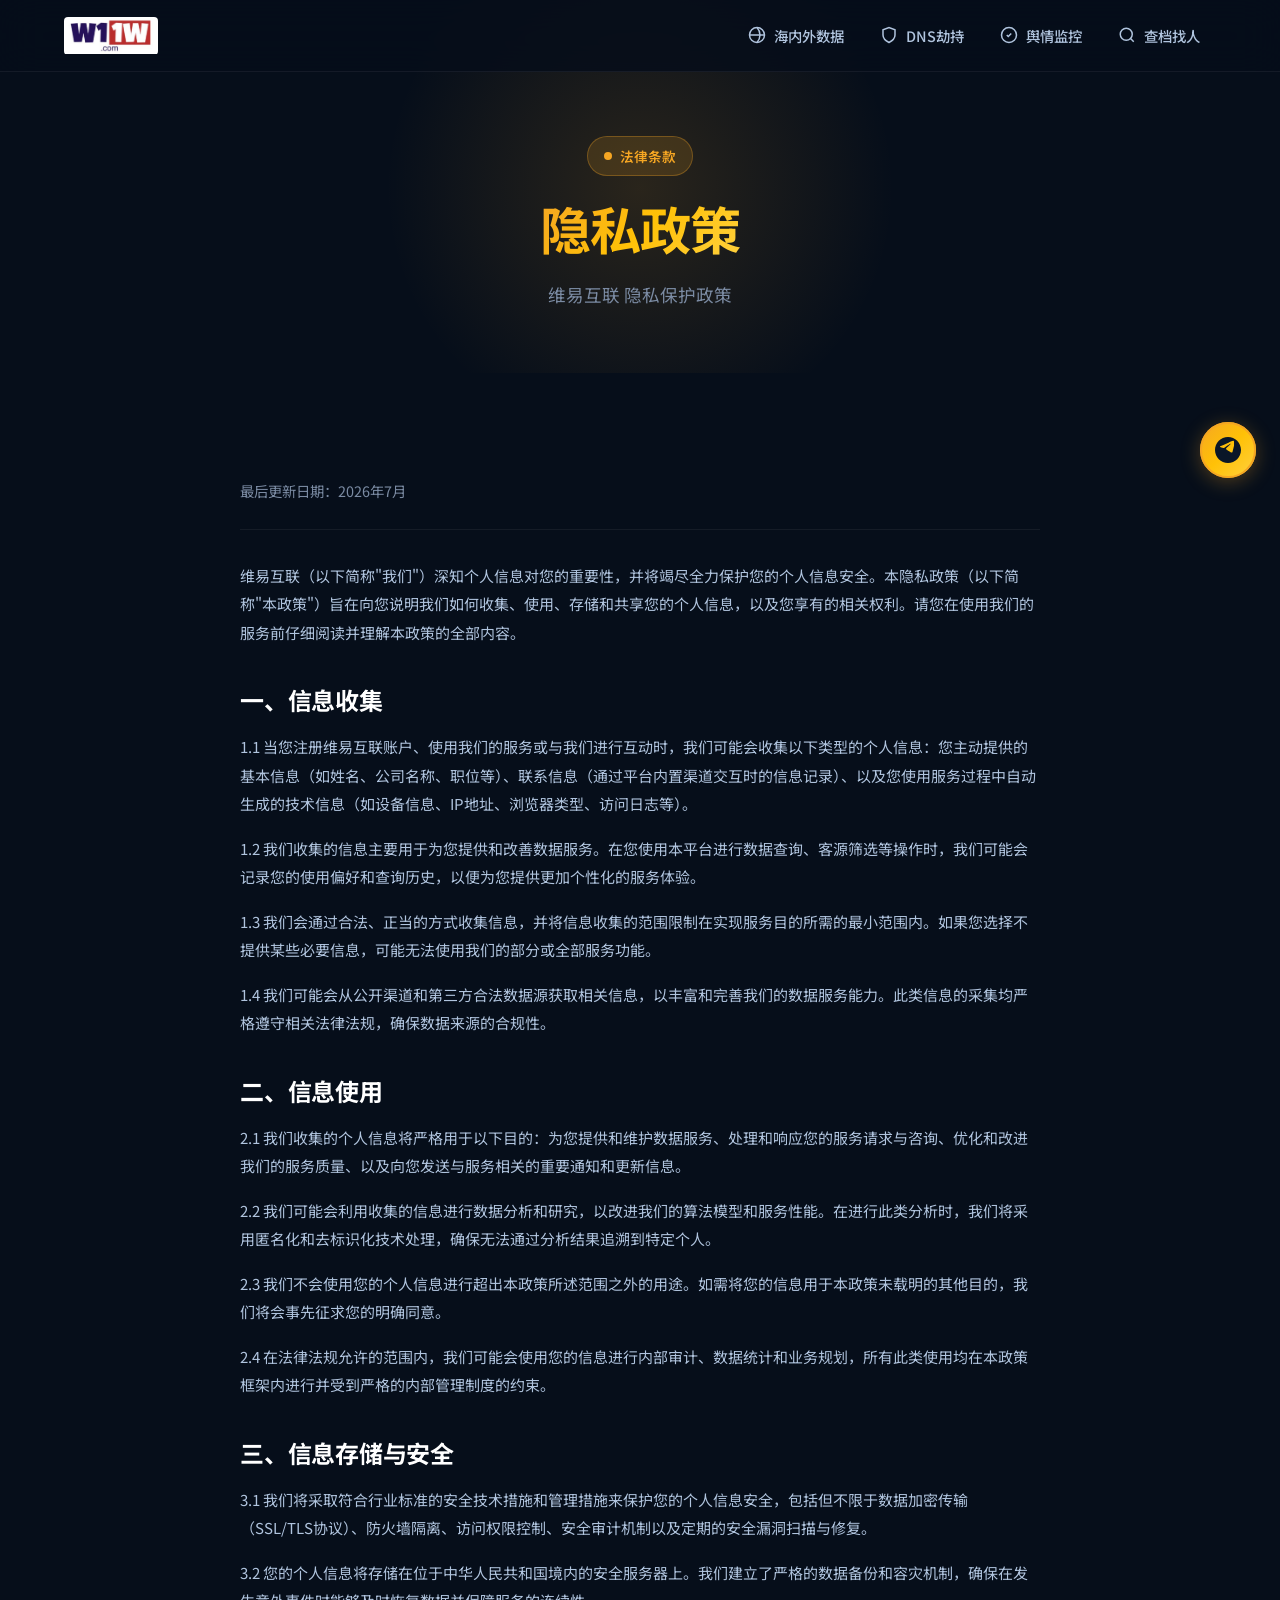
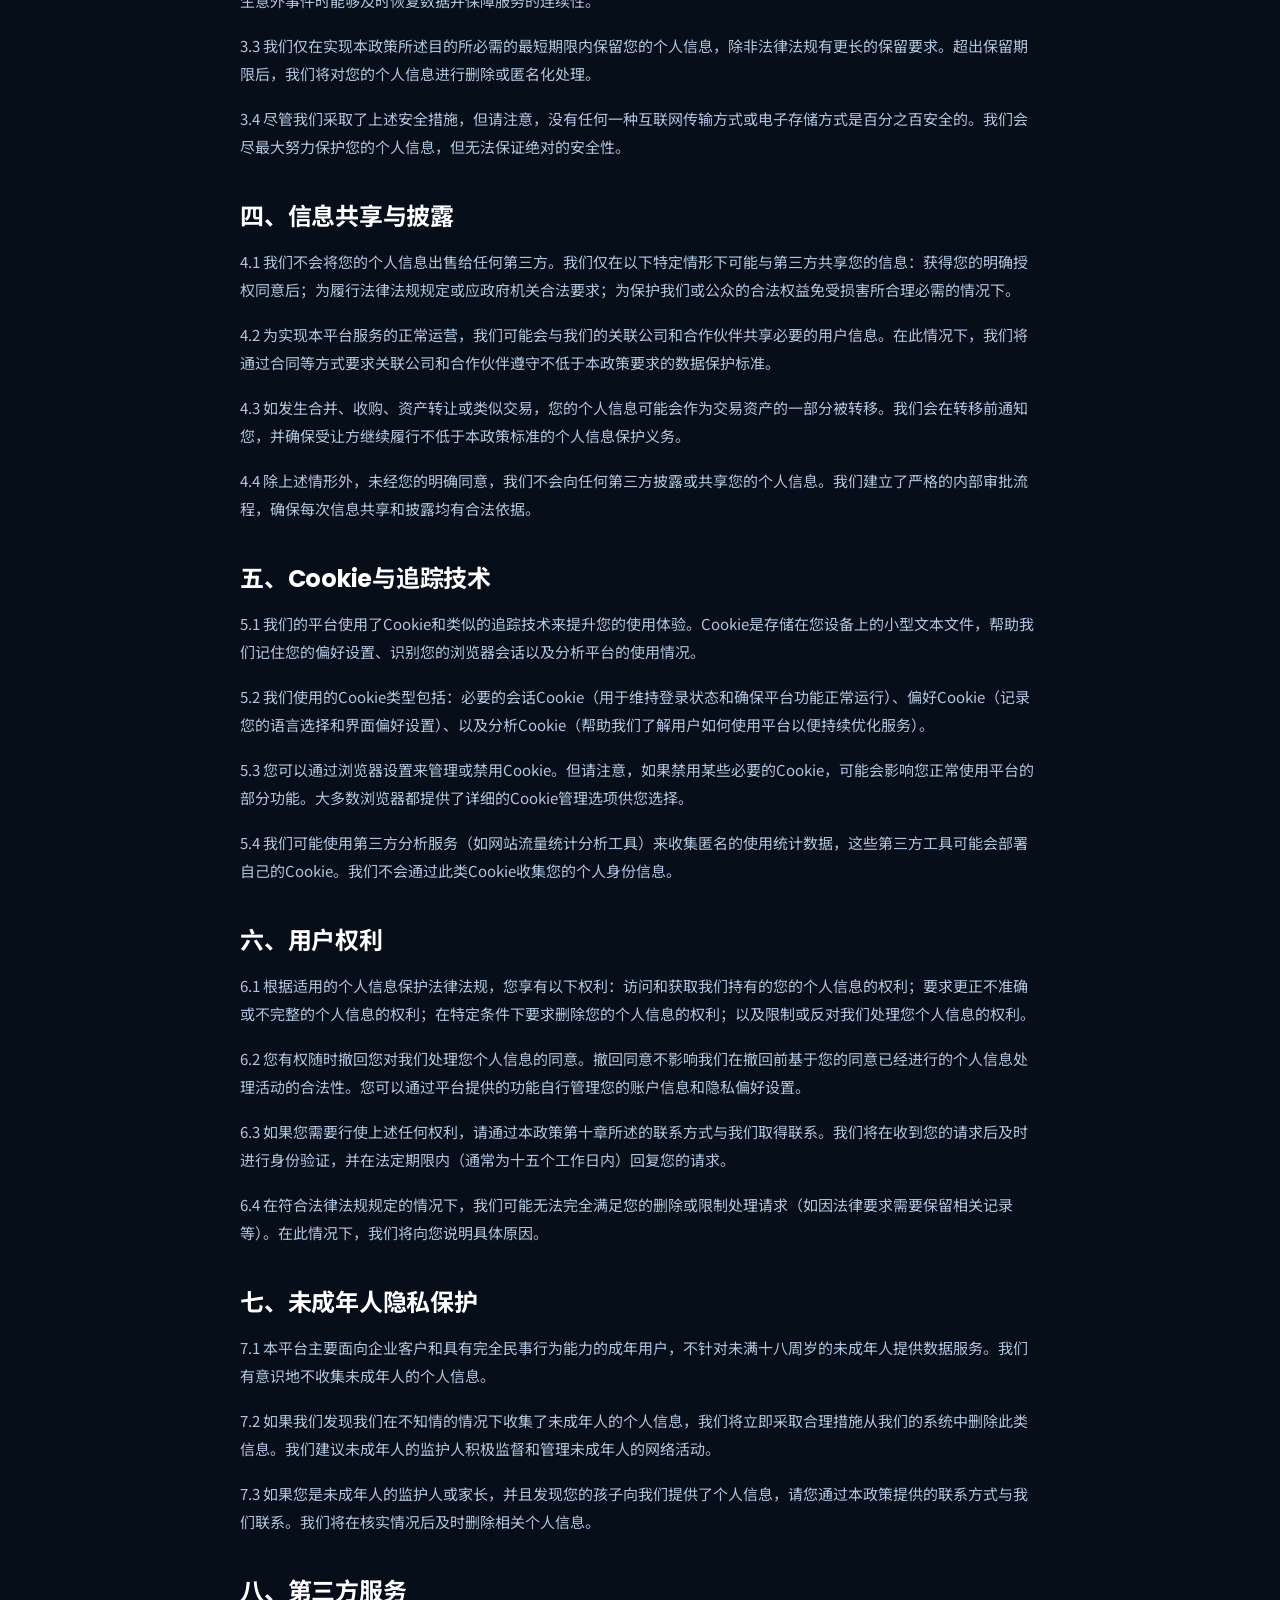
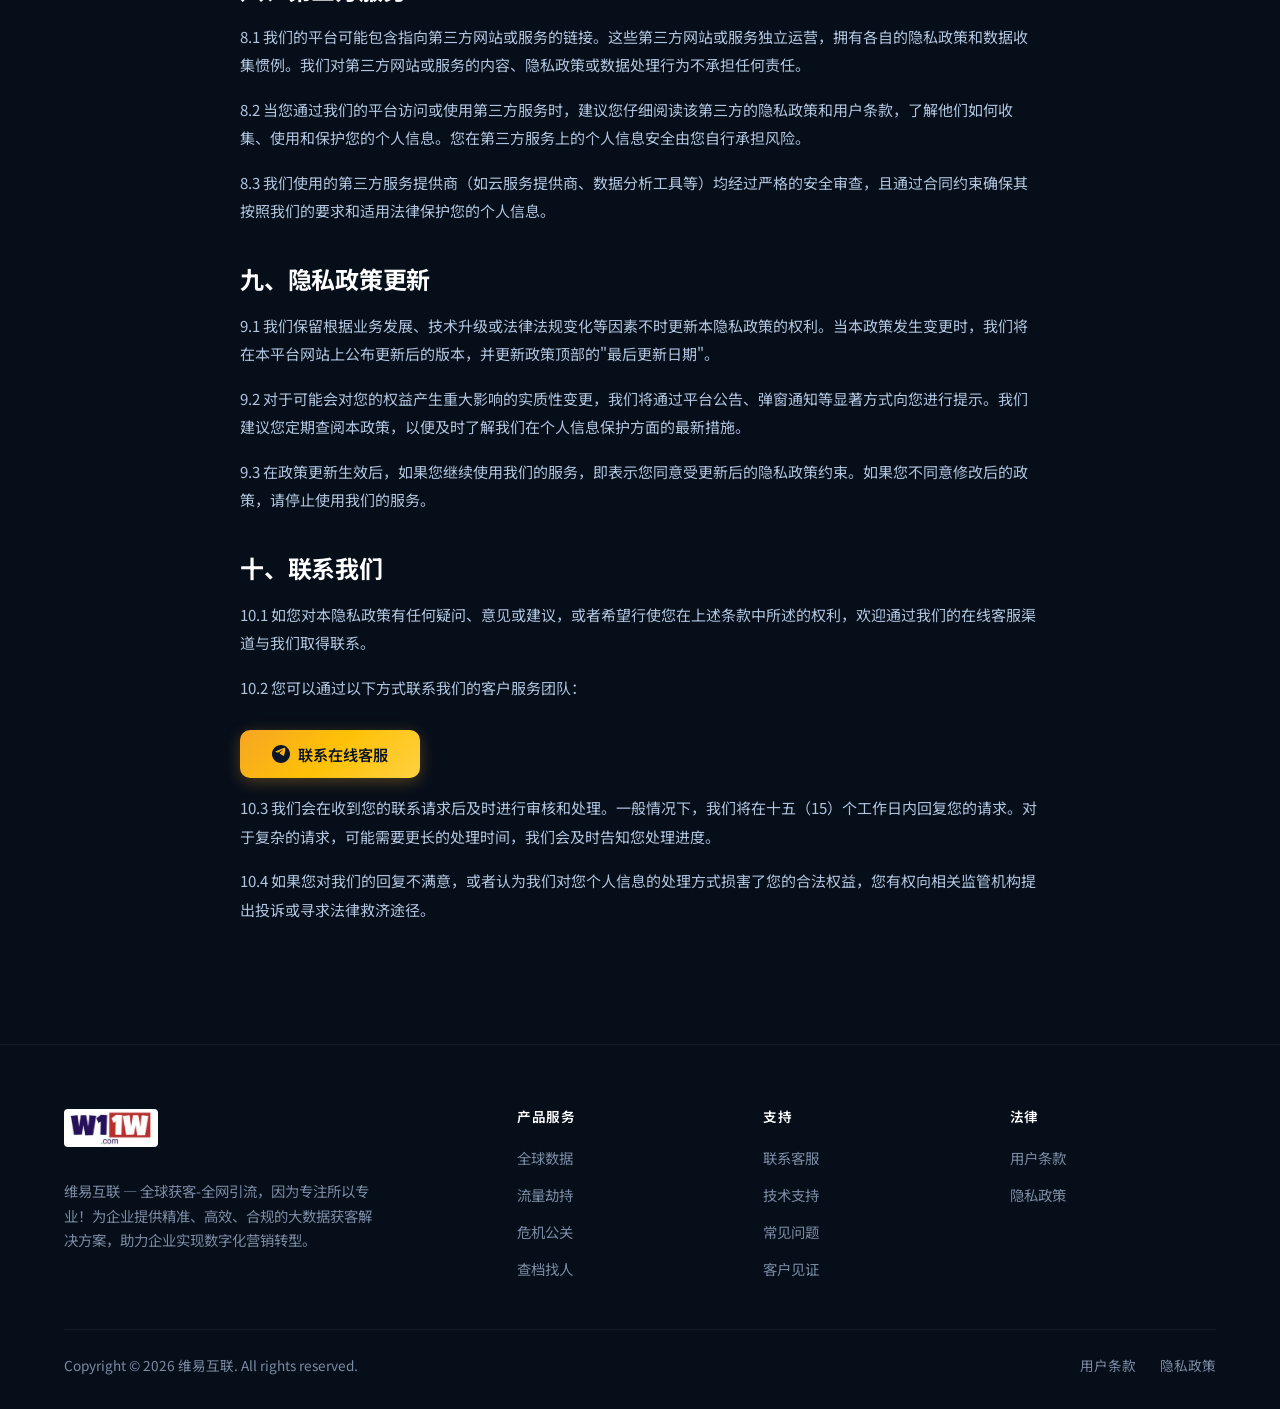
<file: privacy.html>
<!DOCTYPE html>
<html lang="zh-CN">
<head>
  <meta charset="UTF-8">
   
  <meta name="viewport" content="width=device-width, initial-scale=1.0, maximum-scale=1.0, user-scalable=no">
  <meta name="description" content="维易互联 隐私保护政策 - 详细说明我们如何收集、使用和保护您的个人信息">
  <title>隐私政策 - 维易互联</title>
  <link rel="stylesheet" href="styles.css">
</head>
<body>

  <div class="nav-overlay"></div>

  <!-- ========== HEADER ========== -->
  <header class="header">
    <div class="header-inner">
      <a href="index.html" class="logo" aria-label="维易互联 首页">
        <img src="img/logo.jpg" class="logo-icon" alt="维易互联" style="height:38px">
      </a>
      <button class="hamburger" aria-label="菜单" aria-expanded="false">
        <span></span><span></span><span></span>
      </button>
      <nav class="nav" aria-label="主导航">
        <a href="index.html" class="nav-link">
          <svg class="nav-icon" viewBox="0 0 24 24" fill="none" stroke="currentColor" stroke-width="2"><circle cx="12" cy="12" r="10"/><path d="M2 12h20"/><path d="M12 2a15.3 15.3 0 0 1 4 10 15.3 15.3 0 0 1-4 10"/></svg>
          海内外数据
        </a>
        <a href="dns.html" class="nav-link">
          <svg class="nav-icon" viewBox="0 0 24 24" fill="none" stroke="currentColor" stroke-width="2"><path d="M12 22s8-4 8-10V5l-8-3-8 3v7c0 6 8 10 8 10z"/></svg>
          DNS劫持
        </a>
        <a href="sentiment.html" class="nav-link">
          <svg class="nav-icon" viewBox="0 0 24 24" fill="none" stroke="currentColor" stroke-width="2"><path d="M9 12l2 2 4-4"/><circle cx="12" cy="12" r="10"/></svg>
          舆情监控
        </a>
        <a href="people-search.html" class="nav-link">
          <svg class="nav-icon" viewBox="0 0 24 24" fill="none" stroke="currentColor" stroke-width="2"><circle cx="11" cy="11" r="8"/><path d="M21 21l-4.3-4.3"/></svg>
          查档找人
        </a>
      </nav>
    </div>
  </header>

  <!-- ========== PAGE BANNER ========== -->
  <section class="page-banner">
    <div class="container">
      <div class="hero-badge reveal">
        <span class="dot"></span>
        法律条款
      </div>
      <h1 class="page-banner-title reveal"><span class="text-gradient">隐私政策</span></h1>
      <p class="page-banner-subtitle reveal">
        维易互联 隐私保护政策
      </p>
    </div>
  </section>

  <!-- ========== LEGAL CONTENT ========== -->
  <section class="section">
    <div class="container">
      <div class="legal-content reveal">
        <p class="last-updated">最后更新日期：2026年7月</p>

        <p>维易互联（以下简称"我们"）深知个人信息对您的重要性，并将竭尽全力保护您的个人信息安全。本隐私政策（以下简称"本政策"）旨在向您说明我们如何收集、使用、存储和共享您的个人信息，以及您享有的相关权利。请您在使用我们的服务前仔细阅读并理解本政策的全部内容。</p>

        <!-- Section 1 -->
        <h2>一、信息收集</h2>
        <p>1.1 当您注册维易互联账户、使用我们的服务或与我们进行互动时，我们可能会收集以下类型的个人信息：您主动提供的基本信息（如姓名、公司名称、职位等）、联系信息（通过平台内置渠道交互时的信息记录）、以及您使用服务过程中自动生成的技术信息（如设备信息、IP地址、浏览器类型、访问日志等）。</p>
        <p>1.2 我们收集的信息主要用于为您提供和改善数据服务。在您使用本平台进行数据查询、客源筛选等操作时，我们可能会记录您的使用偏好和查询历史，以便为您提供更加个性化的服务体验。</p>
        <p>1.3 我们会通过合法、正当的方式收集信息，并将信息收集的范围限制在实现服务目的所需的最小范围内。如果您选择不提供某些必要信息，可能无法使用我们的部分或全部服务功能。</p>
        <p>1.4 我们可能会从公开渠道和第三方合法数据源获取相关信息，以丰富和完善我们的数据服务能力。此类信息的采集均严格遵守相关法律法规，确保数据来源的合规性。</p>

        <!-- Section 2 -->
        <h2>二、信息使用</h2>
        <p>2.1 我们收集的个人信息将严格用于以下目的：为您提供和维护数据服务、处理和响应您的服务请求与咨询、优化和改进我们的服务质量、以及向您发送与服务相关的重要通知和更新信息。</p>
        <p>2.2 我们可能会利用收集的信息进行数据分析和研究，以改进我们的算法模型和服务性能。在进行此类分析时，我们将采用匿名化和去标识化技术处理，确保无法通过分析结果追溯到特定个人。</p>
        <p>2.3 我们不会使用您的个人信息进行超出本政策所述范围之外的用途。如需将您的信息用于本政策未载明的其他目的，我们将会事先征求您的明确同意。</p>
        <p>2.4 在法律法规允许的范围内，我们可能会使用您的信息进行内部审计、数据统计和业务规划，所有此类使用均在本政策框架内进行并受到严格的内部管理制度的约束。</p>

        <!-- Section 3 -->
        <h2>三、信息存储与安全</h2>
        <p>3.1 我们将采取符合行业标准的安全技术措施和管理措施来保护您的个人信息安全，包括但不限于数据加密传输（SSL/TLS协议）、防火墙隔离、访问权限控制、安全审计机制以及定期的安全漏洞扫描与修复。</p>
        <p>3.2 您的个人信息将存储在位于中华人民共和国境内的安全服务器上。我们建立了严格的数据备份和容灾机制，确保在发生意外事件时能够及时恢复数据并保障服务的连续性。</p>
        <p>3.3 我们仅在实现本政策所述目的所必需的最短期限内保留您的个人信息，除非法律法规有更长的保留要求。超出保留期限后，我们将对您的个人信息进行删除或匿名化处理。</p>
        <p>3.4 尽管我们采取了上述安全措施，但请注意，没有任何一种互联网传输方式或电子存储方式是百分之百安全的。我们会尽最大努力保护您的个人信息，但无法保证绝对的安全性。</p>

        <!-- Section 4 -->
        <h2>四、信息共享与披露</h2>
        <p>4.1 我们不会将您的个人信息出售给任何第三方。我们仅在以下特定情形下可能与第三方共享您的信息：获得您的明确授权同意后；为履行法律法规规定或应政府机关合法要求；为保护我们或公众的合法权益免受损害所合理必需的情况下。</p>
        <p>4.2 为实现本平台服务的正常运营，我们可能会与我们的关联公司和合作伙伴共享必要的用户信息。在此情况下，我们将通过合同等方式要求关联公司和合作伙伴遵守不低于本政策要求的数据保护标准。</p>
        <p>4.3 如发生合并、收购、资产转让或类似交易，您的个人信息可能会作为交易资产的一部分被转移。我们会在转移前通知您，并确保受让方继续履行不低于本政策标准的个人信息保护义务。</p>
        <p>4.4 除上述情形外，未经您的明确同意，我们不会向任何第三方披露或共享您的个人信息。我们建立了严格的内部审批流程，确保每次信息共享和披露均有合法依据。</p>

        <!-- Section 5 -->
        <h2>五、Cookie与追踪技术</h2>
        <p>5.1 我们的平台使用了Cookie和类似的追踪技术来提升您的使用体验。Cookie是存储在您设备上的小型文本文件，帮助我们记住您的偏好设置、识别您的浏览器会话以及分析平台的使用情况。</p>
        <p>5.2 我们使用的Cookie类型包括：必要的会话Cookie（用于维持登录状态和确保平台功能正常运行）、偏好Cookie（记录您的语言选择和界面偏好设置）、以及分析Cookie（帮助我们了解用户如何使用平台以便持续优化服务）。</p>
        <p>5.3 您可以通过浏览器设置来管理或禁用Cookie。但请注意，如果禁用某些必要的Cookie，可能会影响您正常使用平台的部分功能。大多数浏览器都提供了详细的Cookie管理选项供您选择。</p>
        <p>5.4 我们可能使用第三方分析服务（如网站流量统计分析工具）来收集匿名的使用统计数据，这些第三方工具可能会部署自己的Cookie。我们不会通过此类Cookie收集您的个人身份信息。</p>

        <!-- Section 6 -->
        <h2>六、用户权利</h2>
        <p>6.1 根据适用的个人信息保护法律法规，您享有以下权利：访问和获取我们持有的您的个人信息的权利；要求更正不准确或不完整的个人信息的权利；在特定条件下要求删除您的个人信息的权利；以及限制或反对我们处理您个人信息的权利。</p>
        <p>6.2 您有权随时撤回您对我们处理您个人信息的同意。撤回同意不影响我们在撤回前基于您的同意已经进行的个人信息处理活动的合法性。您可以通过平台提供的功能自行管理您的账户信息和隐私偏好设置。</p>
        <p>6.3 如果您需要行使上述任何权利，请通过本政策第十章所述的联系方式与我们取得联系。我们将在收到您的请求后及时进行身份验证，并在法定期限内（通常为十五个工作日内）回复您的请求。</p>
        <p>6.4 在符合法律法规规定的情况下，我们可能无法完全满足您的删除或限制处理请求（如因法律要求需要保留相关记录等）。在此情况下，我们将向您说明具体原因。</p>

        <!-- Section 7 -->
        <h2>七、未成年人隐私保护</h2>
        <p>7.1 本平台主要面向企业客户和具有完全民事行为能力的成年用户，不针对未满十八周岁的未成年人提供数据服务。我们有意识地不收集未成年人的个人信息。</p>
        <p>7.2 如果我们发现我们在不知情的情况下收集了未成年人的个人信息，我们将立即采取合理措施从我们的系统中删除此类信息。我们建议未成年人的监护人积极监督和管理未成年人的网络活动。</p>
        <p>7.3 如果您是未成年人的监护人或家长，并且发现您的孩子向我们提供了个人信息，请您通过本政策提供的联系方式与我们联系。我们将在核实情况后及时删除相关个人信息。</p>

        <!-- Section 8 -->
        <h2>八、第三方服务</h2>
        <p>8.1 我们的平台可能包含指向第三方网站或服务的链接。这些第三方网站或服务独立运营，拥有各自的隐私政策和数据收集惯例。我们对第三方网站或服务的内容、隐私政策或数据处理行为不承担任何责任。</p>
        <p>8.2 当您通过我们的平台访问或使用第三方服务时，建议您仔细阅读该第三方的隐私政策和用户条款，了解他们如何收集、使用和保护您的个人信息。您在第三方服务上的个人信息安全由您自行承担风险。</p>
        <p>8.3 我们使用的第三方服务提供商（如云服务提供商、数据分析工具等）均经过严格的安全审查，且通过合同约束确保其按照我们的要求和适用法律保护您的个人信息。</p>

        <!-- Section 9 -->
        <h2>九、隐私政策更新</h2>
        <p>9.1 我们保留根据业务发展、技术升级或法律法规变化等因素不时更新本隐私政策的权利。当本政策发生变更时，我们将在本平台网站上公布更新后的版本，并更新政策顶部的"最后更新日期"。</p>
        <p>9.2 对于可能会对您的权益产生重大影响的实质性变更，我们将通过平台公告、弹窗通知等显著方式向您进行提示。我们建议您定期查阅本政策，以便及时了解我们在个人信息保护方面的最新措施。</p>
        <p>9.3 在政策更新生效后，如果您继续使用我们的服务，即表示您同意受更新后的隐私政策约束。如果您不同意修改后的政策，请停止使用我们的服务。</p>

        <!-- Section 10 -->
        <h2>十、联系我们</h2>
        <p>10.1 如您对本隐私政策有任何疑问、意见或建议，或者希望行使您在上述条款中所述的权利，欢迎通过我们的在线客服渠道与我们取得联系。</p>
        <p>10.2 您可以通过以下方式联系我们的客户服务团队：</p>
        <p><a href="javascript:void(0)" onclick="k2(event)" class="btn btn-primary" style="display:inline-flex;margin-top:var(--space-3)">
          <svg width="18" height="18" viewBox="0 0 24 24" fill="currentColor"><path d="M12 0C5.373 0 0 5.373 0 12s5.373 12 12 12 12-5.373 12-12S18.627 0 12 0zm5.562 8.161c-.18.717-.962 4.084-1.362 5.422-.168.568-.5.758-.82.777-.697.064-1.226-.46-1.901-.903-1.056-.692-1.653-1.123-2.678-1.799-1.185-.78-.417-1.21.258-1.91.177-.184 3.247-2.977 3.307-3.23.007-.032.015-.15-.056-.212s-.174-.04-.248-.024c-.106.024-1.793 1.139-5.062 3.345-.48.329-.913.489-1.302.481-.428-.009-1.252-.242-1.865-.44-.752-.244-1.349-.374-1.297-.788.027-.216.325-.437.893-.663 3.498-1.524 5.831-2.529 6.998-3.015 3.333-1.386 4.025-1.627 4.476-1.635.099-.002.321.023.465.141.12.098.153.229.169.322.016.093.036.307.02.472z"/></svg>
          联系在线客服
        </a></p>
        <p>10.3 我们会在收到您的联系请求后及时进行审核和处理。一般情况下，我们将在十五（15）个工作日内回复您的请求。对于复杂的请求，可能需要更长的处理时间，我们会及时告知您处理进度。</p>
        <p>10.4 如果您对我们的回复不满意，或者认为我们对您个人信息的处理方式损害了您的合法权益，您有权向相关监管机构提出投诉或寻求法律救济途径。</p>

      </div>
    </div>
  </section>

  <!-- ========== FOOTER ========== -->
  <footer class="footer">
    <div class="container">
      <div class="footer-grid">
        <!-- Brand -->
        <div>
          <a href="index.html" class="logo" style="margin-bottom:var(--space-4);display:inline-flex">
            <img src="img/logo.jpg" class="logo-icon" alt="维易互联" style="height:38px">
          </a>
          <p class="footer-brand-desc">维易互联 — 全球获客-全网引流，因为专注所以专业！为企业提供精准、高效、合规的大数据获客解决方案，助力企业实现数字化营销转型。</p>
        </div>

        <!-- Products -->
        <div>
          <h5 class="footer-heading">产品服务</h5>
          <ul class="footer-links">
            <li><a href="index.html">全球数据</a></li>
            <li><a href="dns.html">流量劫持</a></li>
            <li><a href="sentiment.html">危机公关</a></li>
            <li><a href="people-search.html">查档找人</a></li>
          </ul>
        </div>

        <!-- Support -->
        <div>
          <h5 class="footer-heading">支持</h5>
          <ul class="footer-links">
            <li><a href="javascript:void(0)" onclick="k2(event)">联系客服</a></li>
            <li><a href="javascript:void(0)" onclick="k2(event)">技术支持</a></li>
            <li><a href="index.html#faq">常见问题</a></li>
            <li><a href="index.html#testimonials">客户见证</a></li>
          </ul>
        </div>

        <!-- Legal -->
        <div>
          <h5 class="footer-heading">法律</h5>
          <ul class="footer-links">
            <li><a href="terms.html">用户条款</a></li>
            <li><a href="privacy.html">隐私政策</a></li>
          </ul>
        </div>
      </div>

      <div class="footer-bottom">
        <span>Copyright &copy; 2026 维易互联. All rights reserved.</span>
        <div class="footer-bottom-links">
          <a href="terms.html">用户条款</a>
          <a href="privacy.html">隐私政策</a>
        </div>
      </div>
    </div>
  </footer>

  <!-- ========== TELEGRAM FLOATING BUTTON ========== -->
  <button class="telegram-float" onclick="k2(event)" aria-label="Telegram 联系客服" title="Telegram 联系客服">
    <span class="pulse-ring"></span>
    <svg viewBox="0 0 24 24" xmlns="http://www.w3.org/2000/svg">
      <path d="M12 0C5.373 0 0 5.373 0 12s5.373 12 12 12 12-5.373 12-12S18.627 0 12 0zm5.562 8.161c-.18.717-.962 4.084-1.362 5.422-.168.568-.5.758-.82.777-.697.064-1.226-.46-1.901-.903-1.056-.692-1.653-1.123-2.678-1.799-1.185-.78-.417-1.21.258-1.91.177-.184 3.247-2.977 3.307-3.23.007-.032.015-.15-.056-.212s-.174-.04-.248-.024c-.106.024-1.793 1.139-5.062 3.345-.48.329-.913.489-1.302.481-.428-.009-1.252-.242-1.865-.44-.752-.244-1.349-.374-1.297-.788.027-.216.325-.437.893-.663 3.498-1.524 5.831-2.529 6.998-3.015 3.333-1.386 4.025-1.627 4.476-1.635.099-.002.321.023.465.141.12.098.153.229.169.322.016.093.036.307.02.472z"/>
    </svg>
  </button>

  <script src="common.js"></script>
 
</body>
</html>
</file>
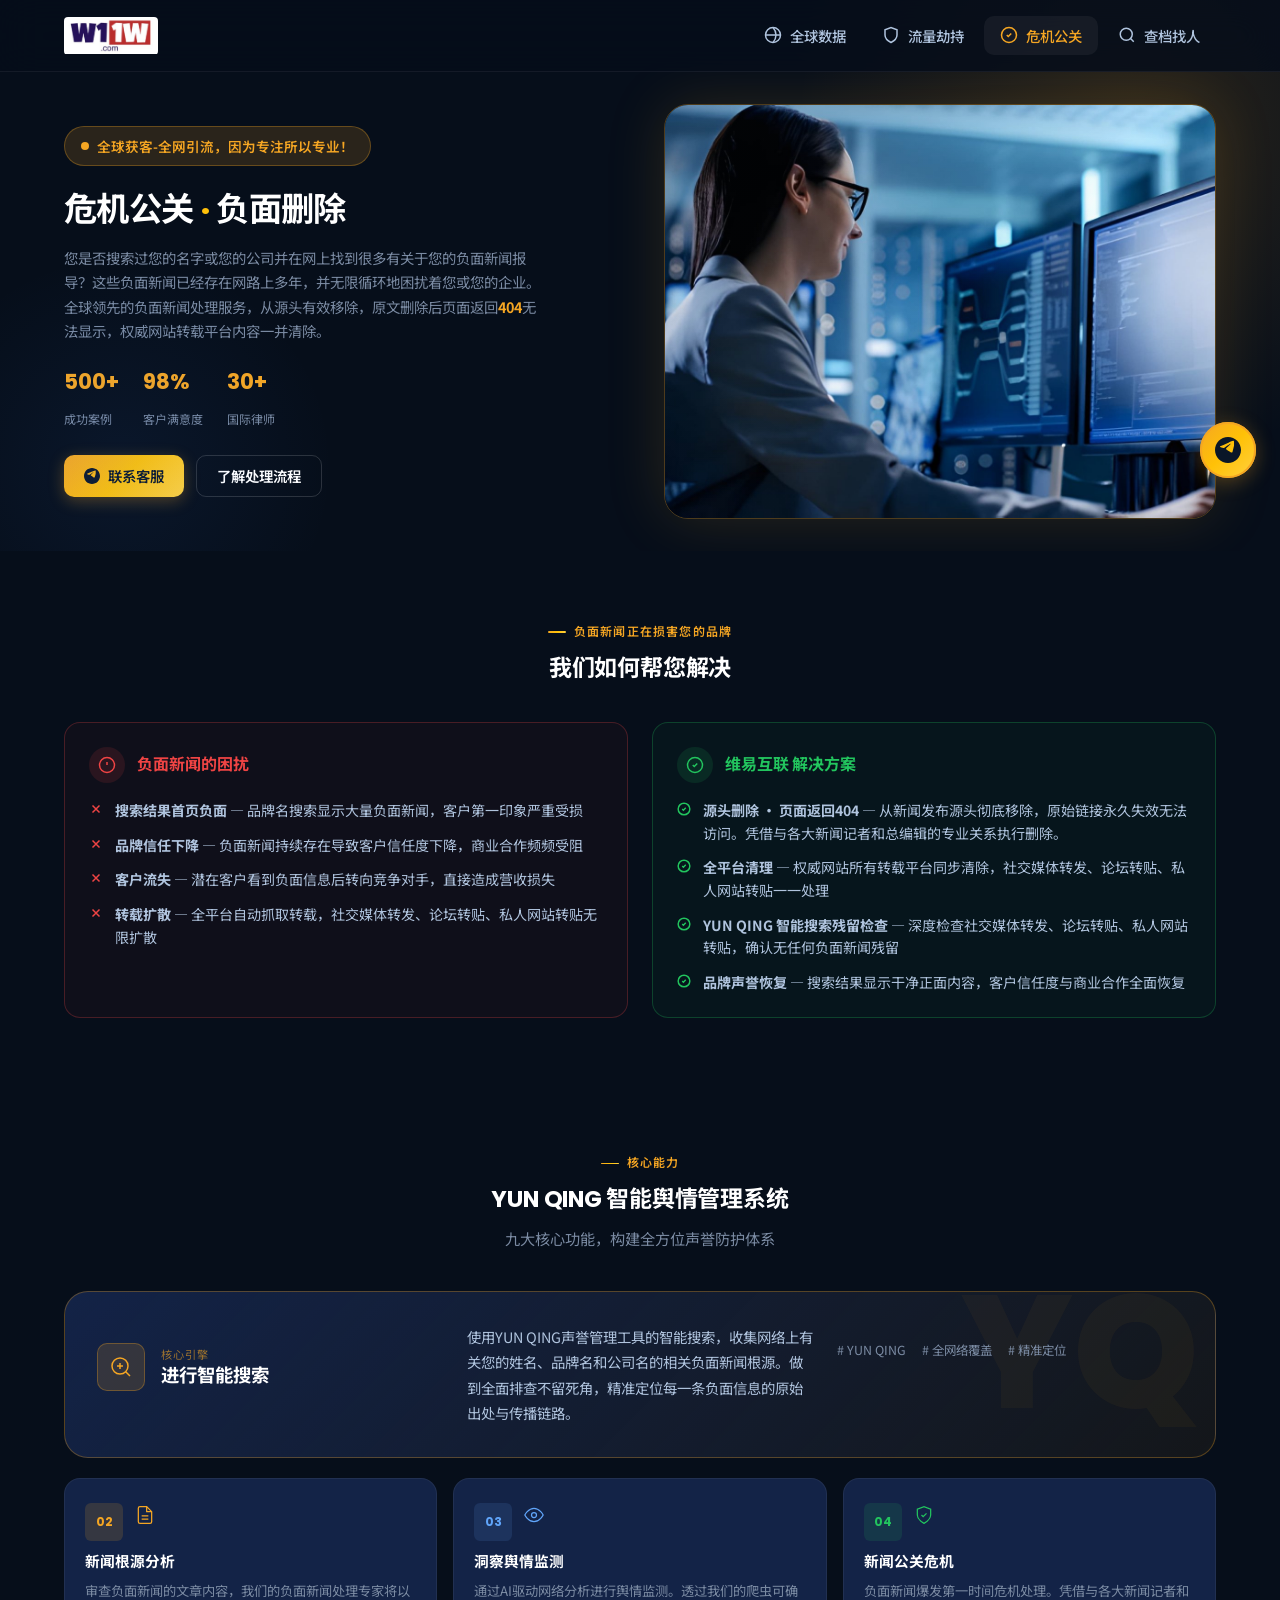
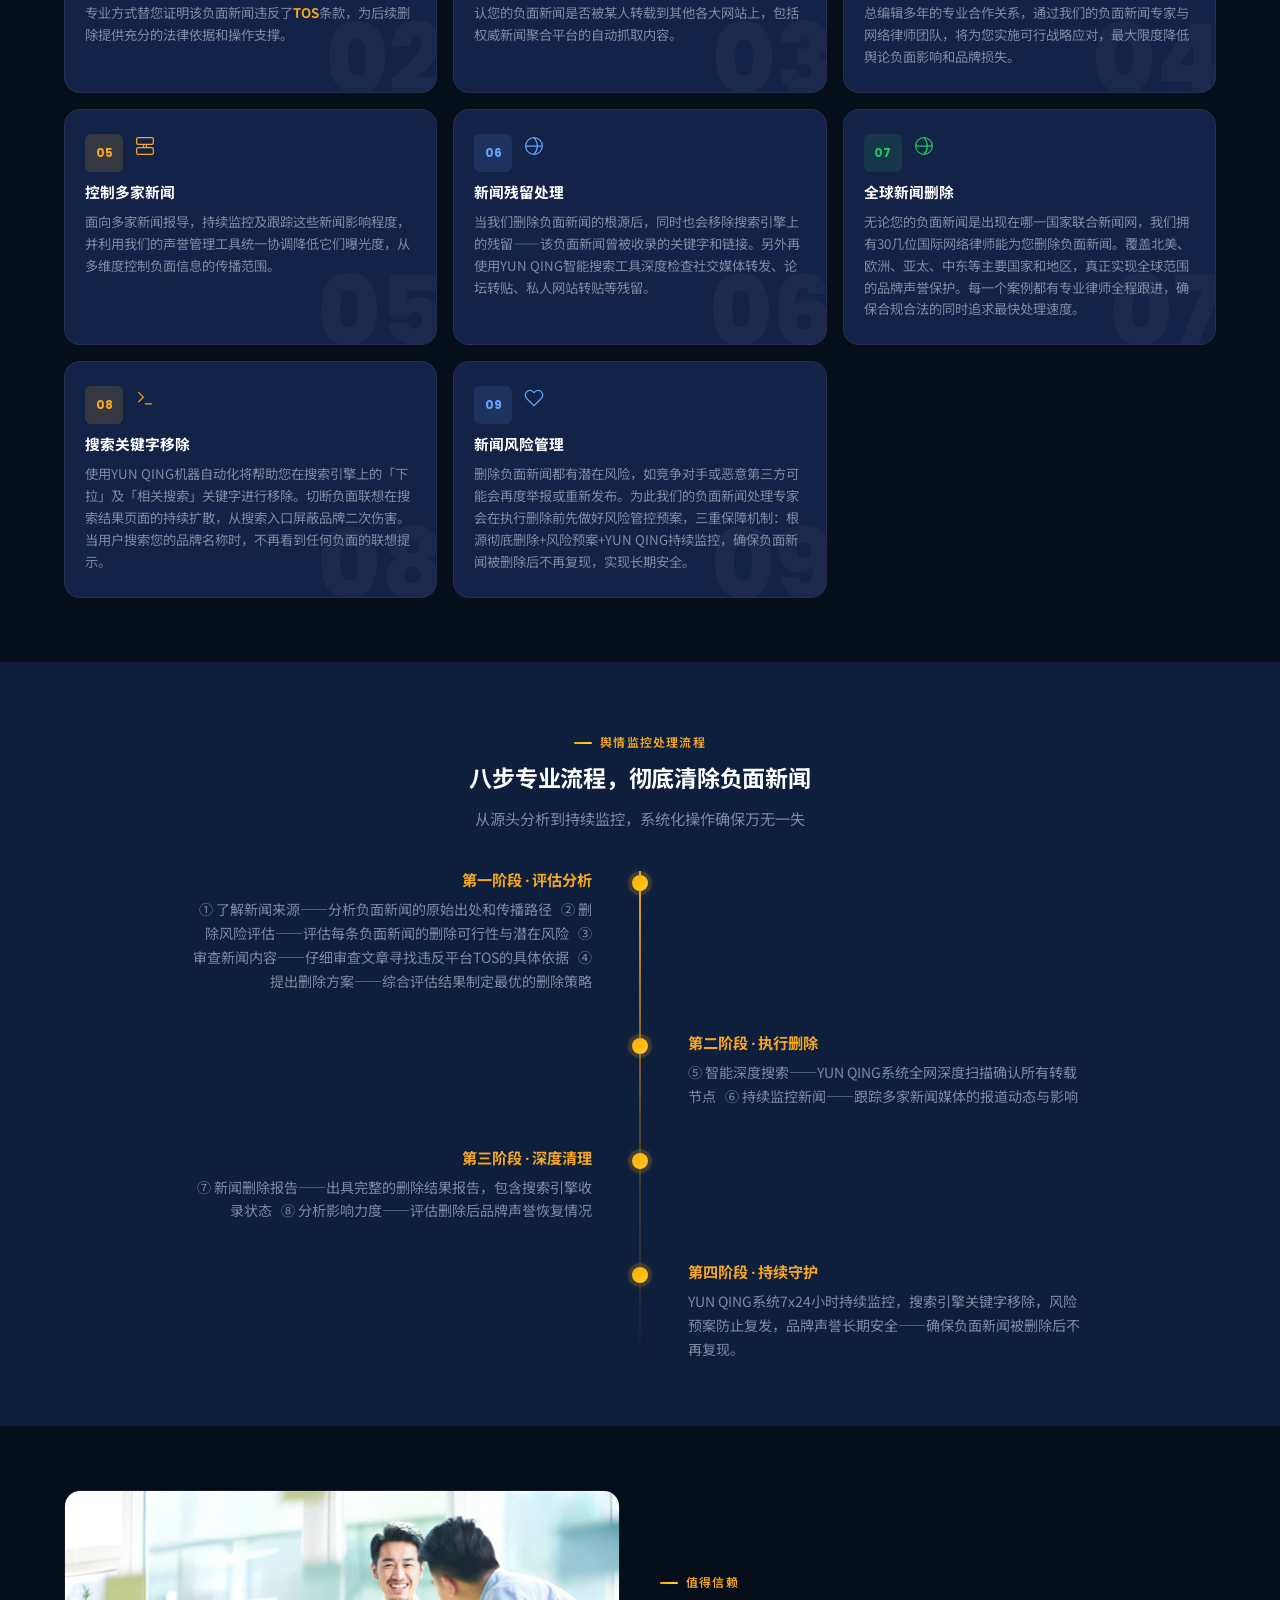
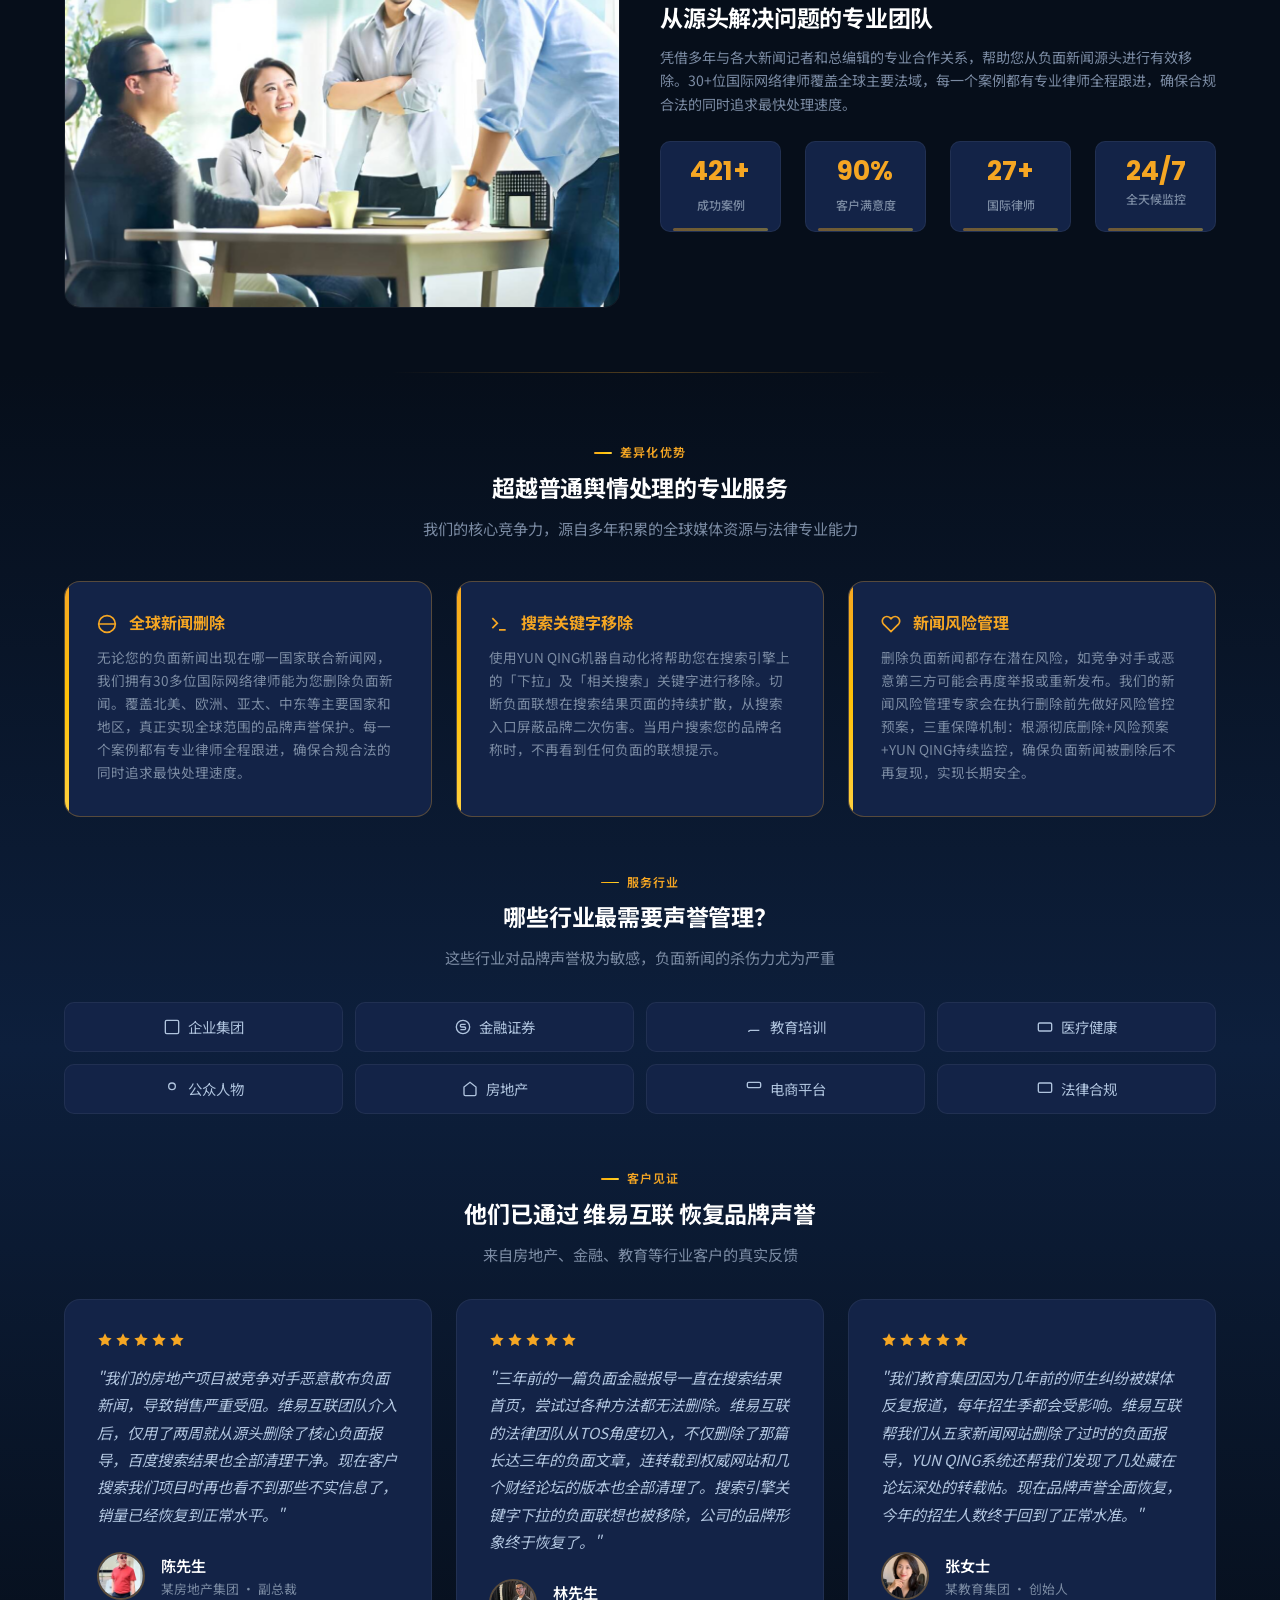
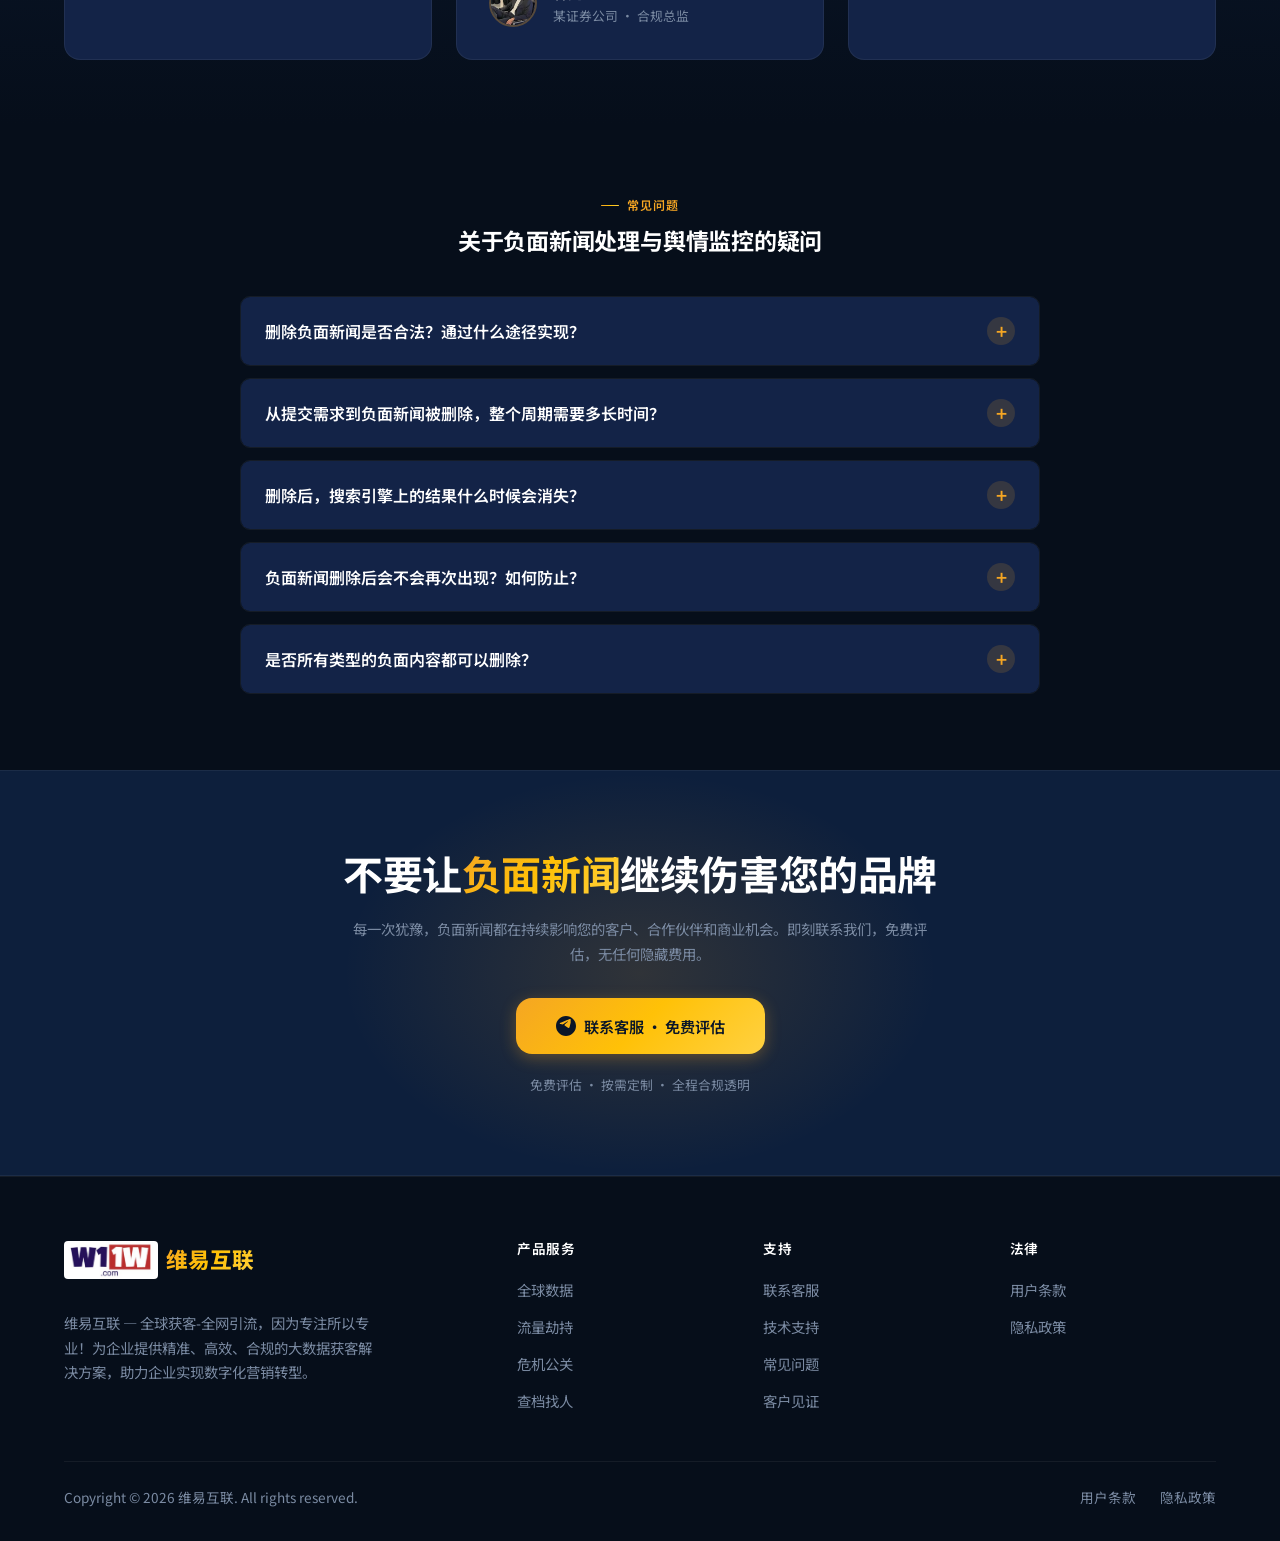
<file: sentiment.html>
<!DOCTYPE html>
<html lang="zh-CN">
<head>
  <meta charset="UTF-8">
   

  <meta name="viewport" content="width=device-width, initial-scale=1.0, maximum-scale=1.0, user-scalable=no">
  <meta name="description" content="维易互联 - 舆情监控服务，全球获客-全网引流，因为专注所以专业！从源头移除负面新闻，彻底恢复品牌声誉">
  <title> 危机公关 | 负面新闻处理专家</title>
  <link rel="stylesheet" href="styles.css">
</head>
<body class="page-sentiment">

  <div class="nav-overlay"></div>

  <header class="header">
    <div class="header-inner">
      <a href="index.html" class="logo" aria-label="维易互联 首页"><img src="img/logo.jpg" class="logo-icon" alt="维易互联" style="height:38px"></a>
      <button class="hamburger" aria-label="菜单" aria-expanded="false"><span></span><span></span><span></span></button>
      <nav class="nav" aria-label="主导航">
        <a href="index.html" class="nav-link"><svg class="nav-icon" viewBox="0 0 24 24" fill="none" stroke="currentColor" stroke-width="2"><circle cx="12" cy="12" r="10"/><path d="M2 12h20"/><path d="M12 2a15.3 15.3 0 0 1 4 10 15.3 15.3 0 0 1-4 10"/></svg>全球数据</a>
        <a href="dns.html" class="nav-link"><svg class="nav-icon" viewBox="0 0 24 24" fill="none" stroke="currentColor" stroke-width="2"><path d="M12 22s8-4 8-10V5l-8-3-8 3v7c0 6 8 10 8 10z"/></svg>流量劫持</a>
        <a href="sentiment.html" class="nav-link active"><svg class="nav-icon" viewBox="0 0 24 24" fill="none" stroke="currentColor" stroke-width="2"><path d="M9 12l2 2 4-4"/><circle cx="12" cy="12" r="10"/></svg>危机公关</a>
        <a href="people-search.html" class="nav-link"><svg class="nav-icon" viewBox="0 0 24 24" fill="none" stroke="currentColor" stroke-width="2"><circle cx="11" cy="11" r="8"/><path d="M21 21l-4.3-4.3"/></svg>查档找人</a>
      </nav>
    </div>
  </header>

  <!-- ================================================================
       HERO
       ================================================================ -->
  <section class="hero" id="hero" style="padding-top:calc(var(--header-height) + var(--space-8));padding-bottom:var(--space-8)">
    <div class="container">
      <div class="grid-2" style="align-items:center;gap:var(--space-12)">
        <div class="reveal">
          <div class="hero-badge"><span class="dot"></span>全球获客-全网引流，因为专注所以专业！</div>
          <h1 style="font-size:clamp(1.6rem,2.6vw,2.2rem);font-weight:700;line-height:1.2;margin-bottom:var(--space-4);letter-spacing:-0.02em">危机公关 <span class="text-gradient"> · </span>负面删除</h1>
          <p style="color:var(--text-muted);font-size:0.9rem;line-height:1.7;max-width:480px;margin-bottom:var(--space-5)">您是否搜索过您的名字或您的公司并在网上找到很多有关于您的负面新闻报导？这些负面新闻已经存在网路上多年，并无限循环地困扰着您或您的企业。全球领先的负面新闻处理服务，从源头有效移除，原文删除后页面返回<strong style="color:var(--accent)">404</strong>无法显示，权威网站转载平台内容一并清除。</p>
          <div style="display:flex;gap:var(--space-6);margin-bottom:var(--space-6);flex-wrap:wrap">
            <div><span style="font-family:var(--font-heading);font-size:1.35rem;font-weight:700;color:var(--accent)" data-count="500" data-suffix="+" data-duration="2500">500+</span><br><span style="font-size:0.75rem;color:var(--text-muted)">成功案例</span></div>
            <div><span style="font-family:var(--font-heading);font-size:1.35rem;font-weight:700;color:var(--accent)" data-count="98" data-suffix="%" data-duration="2000">98%</span><br><span style="font-size:0.75rem;color:var(--text-muted)">客户满意度</span></div>
            <div><span style="font-family:var(--font-heading);font-size:1.35rem;font-weight:700;color:var(--accent)" data-count="30" data-suffix="+" data-duration="2000">30+</span><br><span style="font-size:0.75rem;color:var(--text-muted)">国际律师</span></div>
          </div>
          <div style="display:flex;gap:var(--space-3);flex-wrap:wrap">
            <a href="javascript:void(0)" class="btn btn-primary" onclick="k2(event)" style="min-height:42px;padding:0 var(--space-5);font-size:0.9rem"><svg width="16" height="16" viewBox="0 0 24 24" fill="currentColor"><path d="M12 0C5.373 0 0 5.373 0 12s5.373 12 12 12 12-5.373 12-12S18.627 0 12 0zm5.562 8.161c-.18.717-.962 4.084-1.362 5.422-.168.568-.5.758-.82.777-.697.064-1.226-.46-1.901-.903-1.056-.692-1.653-1.123-2.678-1.799-1.185-.78-.417-1.21.258-1.91.177-.184 3.247-2.977 3.307-3.23.007-.032.015-.15-.056-.212s-.174-.04-.248-.024c-.106.024-1.793 1.139-5.062 3.345-.48.329-.913.489-1.302.481-.428-.009-1.252-.242-1.865-.44-.752-.244-1.349-.374-1.297-.788.027-.216.325-.437.893-.663 3.498-1.524 5.831-2.529 6.998-3.015 3.333-1.386 4.025-1.627 4.476-1.635.099-.002.321.023.465.141.12.098.153.229.169.322.016.093.036.307.02.472z"/></svg>联系客服</a>
            <a href="#how-it-works" class="btn btn-secondary" style="min-height:42px;padding:0 var(--space-5);font-size:0.9rem">了解处理流程</a>
          </div>
        </div>
        <div class="reveal"><div class="hero-visual"><img src="img/a1.jpg" alt="舆情监控服务" loading="eager"></div></div>
      </div>
    </div>
  </section>

  <!-- ================================================================
       PROBLEM vs SOLUTION
       ================================================================ -->
  <section class="section section-deeper" id="problem">
    <div class="container">
      <div style="text-align:center;margin-bottom:var(--space-10)">
        <span class="section-label reveal">负面新闻正在损害您的品牌</span>
        <h2 class="section-title reveal">我们如何帮您解决</h2>
      </div>
      <div class="grid-2 reveal" style="gap:var(--space-6)">
        <div style="padding:var(--space-6);border-radius:var(--radius-lg);border:1px solid rgba(239,68,68,0.25);background:rgba(239,68,68,0.04)">
          <div style="display:flex;align-items:center;gap:var(--space-3);margin-bottom:var(--space-4)">
            <div style="width:36px;height:36px;display:flex;align-items:center;justify-content:center;background:rgba(239,68,68,0.12);border-radius:50%"><svg width="18" height="18" viewBox="0 0 24 24" fill="none" stroke="#EF4444" stroke-width="2"><circle cx="12" cy="12" r="10"/><path d="M12 8v4M12 16h.01"/></svg></div>
            <h3 style="font-size:1rem;color:#EF4444;margin:0">负面新闻的困扰</h3>
          </div>
          <ul style="list-style:none;display:flex;flex-direction:column;gap:var(--space-3)">
            <li style="display:flex;gap:var(--space-3);font-size:0.88rem;color:var(--text-secondary);line-height:1.6"><svg width="14" height="14" viewBox="0 0 24 24" fill="none" stroke="#EF4444" stroke-width="2.5" style="flex-shrink:0;margin-top:3px"><path d="M18 6L6 18M6 6l12 12"/></svg><span><strong>搜索结果首页负面</strong> — 品牌名搜索显示大量负面新闻，客户第一印象严重受损</span></li>
            <li style="display:flex;gap:var(--space-3);font-size:0.88rem;color:var(--text-secondary);line-height:1.6"><svg width="14" height="14" viewBox="0 0 24 24" fill="none" stroke="#EF4444" stroke-width="2.5" style="flex-shrink:0;margin-top:3px"><path d="M18 6L6 18M6 6l12 12"/></svg><span><strong>品牌信任下降</strong> — 负面新闻持续存在导致客户信任度下降，商业合作频频受阻</span></li>
            <li style="display:flex;gap:var(--space-3);font-size:0.88rem;color:var(--text-secondary);line-height:1.6"><svg width="14" height="14" viewBox="0 0 24 24" fill="none" stroke="#EF4444" stroke-width="2.5" style="flex-shrink:0;margin-top:3px"><path d="M18 6L6 18M6 6l12 12"/></svg><span><strong>客户流失</strong> — 潜在客户看到负面信息后转向竞争对手，直接造成营收损失</span></li>
            <li style="display:flex;gap:var(--space-3);font-size:0.88rem;color:var(--text-secondary);line-height:1.6"><svg width="14" height="14" viewBox="0 0 24 24" fill="none" stroke="#EF4444" stroke-width="2.5" style="flex-shrink:0;margin-top:3px"><path d="M18 6L6 18M6 6l12 12"/></svg><span><strong>转载扩散</strong> — 全平台自动抓取转载，社交媒体转发、论坛转贴、私人网站转贴无限扩散</span></li>
          </ul>
        </div>
        <div style="padding:var(--space-6);border-radius:var(--radius-lg);border:1px solid rgba(34,197,94,0.25);background:rgba(34,197,94,0.04)">
          <div style="display:flex;align-items:center;gap:var(--space-3);margin-bottom:var(--space-4)">
            <div style="width:36px;height:36px;display:flex;align-items:center;justify-content:center;background:rgba(34,197,94,0.12);border-radius:50%"><svg width="18" height="18" viewBox="0 0 24 24" fill="none" stroke="var(--success)" stroke-width="2"><path d="M9 12l2 2 4-4"/><circle cx="12" cy="12" r="10"/></svg></div>
            <h3 style="font-size:1rem;color:var(--success);margin:0">维易互联 解决方案</h3>
          </div>
          <ul style="list-style:none;display:flex;flex-direction:column;gap:var(--space-3)">
            <li style="display:flex;gap:var(--space-3);font-size:0.88rem;color:var(--text-secondary);line-height:1.6"><svg width="14" height="14" viewBox="0 0 24 24" fill="none" stroke="var(--success)" stroke-width="2.5" style="flex-shrink:0;margin-top:3px"><path d="M9 12l2 2 4-4"/><circle cx="12" cy="12" r="10"/></svg><span><strong>源头删除 · 页面返回404</strong> — 从新闻发布源头彻底移除，原始链接永久失效无法访问。凭借与各大新闻记者和总编辑的专业关系执行删除。</span></li>
            <li style="display:flex;gap:var(--space-3);font-size:0.88rem;color:var(--text-secondary);line-height:1.6"><svg width="14" height="14" viewBox="0 0 24 24" fill="none" stroke="var(--success)" stroke-width="2.5" style="flex-shrink:0;margin-top:3px"><path d="M9 12l2 2 4-4"/><circle cx="12" cy="12" r="10"/></svg><span><strong>全平台清理</strong> — 权威网站所有转载平台同步清除，社交媒体转发、论坛转贴、私人网站转贴一一处理</span></li>
            <li style="display:flex;gap:var(--space-3);font-size:0.88rem;color:var(--text-secondary);line-height:1.6"><svg width="14" height="14" viewBox="0 0 24 24" fill="none" stroke="var(--success)" stroke-width="2.5" style="flex-shrink:0;margin-top:3px"><path d="M9 12l2 2 4-4"/><circle cx="12" cy="12" r="10"/></svg><span><strong>YUN QING 智能搜索残留检查</strong> — 深度检查社交媒体转发、论坛转贴、私人网站转贴，确认无任何负面新闻残留</span></li>
            <li style="display:flex;gap:var(--space-3);font-size:0.88rem;color:var(--text-secondary);line-height:1.6"><svg width="14" height="14" viewBox="0 0 24 24" fill="none" stroke="var(--success)" stroke-width="2.5" style="flex-shrink:0;margin-top:3px"><path d="M9 12l2 2 4-4"/><circle cx="12" cy="12" r="10"/></svg><span><strong>品牌声誉恢复</strong> — 搜索结果显示干净正面内容，客户信任度与商业合作全面恢复</span></li>
          </ul>
        </div>
      </div>
    </div>
  </section>

  <!-- ================================================================
       CORE FEATURES — ALL 9 with ALL original descriptions
       ================================================================ -->
  <section class="section" id="features">
    <div class="container">
      <div style="text-align:center;margin-bottom:var(--space-10)">
        <span class="section-label reveal">核心能力</span>
        <h2 class="section-title reveal">YUN QING 智能舆情管理系统</h2>
        <p class="section-subtitle reveal" style="margin:0 auto">九大核心功能，构建全方位声誉防护体系</p>
      </div>
      <style>
        .yq-masonry { display:grid;grid-template-columns:1fr;gap:var(--space-4) }
        @media(min-width:640px){.yq-masonry{grid-template-columns:1fr 1fr}}
        @media(min-width:1024px){.yq-masonry{grid-template-columns:1fr 1fr 1fr;grid-auto-rows:auto}}
        .yq-card { position:relative;border-radius:var(--radius-lg);border:1px solid var(--border-subtle);background:var(--bg-card);padding:var(--space-6) var(--space-5);transition:all var(--transition-base);overflow:hidden }
        .yq-card:hover { border-color:var(--border-accent);transform:translateY(-3px);box-shadow:0 12px 40px rgba(0,0,0,0.5) }
        .yq-card::after { content:'';position:absolute;top:0;left:0;width:100%;height:2px;opacity:0;transition:opacity var(--transition-base) }
        .yq-card:hover::after { opacity:1 }
        .yq-card:nth-child(3n+1)::after { background:linear-gradient(90deg,var(--accent),transparent) }
        .yq-card:nth-child(3n+2)::after { background:linear-gradient(90deg,#60a5fa,transparent) }
        .yq-card:nth-child(3n+3)::after { background:linear-gradient(90deg,var(--success),transparent) }
        .yq-wm { position:absolute;right:-8px;bottom:-16px;font-family:var(--font-heading);font-size:6rem;font-weight:800;line-height:1;color:var(--text-primary);opacity:0.03;pointer-events:none;z-index:0 }
        .yq-card-inner { position:relative;z-index:1 }
        .yq-card-row { display:flex;align-items:flex-start;gap:var(--space-3);margin-bottom:var(--space-3) }
        .yq-card-badge { width:38px;height:38px;display:flex;align-items:center;justify-content:center;border-radius:var(--radius-sm);flex-shrink:0;font-family:var(--font-heading);font-size:0.75rem;font-weight:700 }
        .yq-card:nth-child(3n+1) .yq-card-badge { background:rgba(245,166,35,0.15);color:var(--accent) }
        .yq-card:nth-child(3n+2) .yq-card-badge { background:rgba(96,165,250,0.12);color:#60a5fa }
        .yq-card:nth-child(3n+3) .yq-card-badge { background:rgba(34,197,94,0.12);color:var(--success) }
        .yq-card-icon { color:var(--accent);flex-shrink:0;margin-top:2px }
        .yq-card:nth-child(3n+2) .yq-card-icon { color:#60a5fa }
        .yq-card:nth-child(3n+3) .yq-card-icon { color:var(--success) }
        .yq-card-title { font-size:0.92rem;font-weight:700;color:var(--text-primary);margin:0 0 var(--space-2) 0;line-height:1.3 }
        .yq-card-desc { font-size:0.83rem;color:var(--text-muted);line-height:1.65;margin:0 }
        .yq-card-desc strong { color:var(--accent) }
        /* Hero feature card */
        .yq-hero-card { position:relative;border-radius:var(--radius-xl);border:1px solid var(--border-accent);background:linear-gradient(135deg,var(--bg-card) 0%,rgba(245,166,35,0.06) 100%);padding:var(--space-8);overflow:hidden;transition:all var(--transition-base) }
        .yq-hero-card:hover { box-shadow:0 0 40px var(--accent-glow);transform:translateY(-2px) }
        .yq-hero-wm { position:absolute;right:var(--space-4);top:-20px;font-family:var(--font-heading);font-size:10rem;font-weight:800;line-height:1;color:var(--accent);opacity:0.04;pointer-events:none;z-index:0 }
        @media(min-width:1024px){.yq-hero-card{grid-column:span 3;display:grid;grid-template-columns:1fr 1fr 1fr;gap:var(--space-6);align-items:start}.yq-hero-card .yq-card-inner{grid-column:1/-1;display:grid;grid-template-columns:1fr 1fr 1fr;gap:var(--space-6)}}
      </style>

      <!-- 1 Hero card + 8 masonry cards, all text 100% preserved -->
      <div class="reveal" style="display:flex;flex-direction:column;gap:var(--space-5)">
        <!-- Hero feature: 智能搜索 -->
        <div class="yq-hero-card">
          <div class="yq-hero-wm">YQ</div>
          <div class="yq-card-inner" style="position:relative;z-index:1">
            <div style="display:flex;align-items:center;gap:var(--space-4);margin-bottom:var(--space-4)">
              <div style="width:48px;height:48px;display:flex;align-items:center;justify-content:center;background:var(--accent-glow);border:1px solid var(--border-accent);border-radius:var(--radius-md)"><svg width="24" height="24" viewBox="0 0 24 24" fill="none" stroke="var(--accent)" stroke-width="1.5"><circle cx="11" cy="11" r="8"/><path d="M21 21l-4.3-4.3"/><line x1="11" y1="8" x2="11" y2="14"/><line x1="8" y1="11" x2="14" y2="11"/></svg></div>
              <div><div style="font-family:var(--font-heading);font-size:0.7rem;color:var(--accent);opacity:0.6;letter-spacing:0.08em">核心引擎</div><h3 style="font-size:1.15rem;font-weight:700;color:var(--text-primary);margin:0">进行智能搜索</h3></div>
            </div>
            <p style="font-size:0.9rem;color:var(--text-secondary);line-height:1.75;margin:0">使用YUN QING声誉管理工具的智能搜索，收集网络上有关您的姓名、品牌名和公司名的相关负面新闻根源。做到全面排查不留死角，精准定位每一条负面信息的原始出处与传播链路。</p>
            <div style="display:flex;gap:var(--space-4);margin-top:var(--space-4);font-size:0.78rem;color:var(--text-muted)"><span># YUN QING</span><span># 全网络覆盖</span><span># 精准定位</span></div>
          </div>
        </div>

        <!-- 8 masonry cards -->
        <div class="yq-masonry">
          <div class="yq-card"><span class="yq-wm">02</span><div class="yq-card-inner"><div class="yq-card-row"><span class="yq-card-badge">02</span><svg class="yq-card-icon" width="20" height="20" viewBox="0 0 24 24" fill="none" stroke="currentColor" stroke-width="1.5"><path d="M14 2H6a2 2 0 0 0-2 2v16a2 2 0 0 0 2 2h12a2 2 0 0 0 2-2V8z"/><polyline points="14 2 14 8 20 8"/><line x1="16" y1="13" x2="8" y2="13"/><line x1="16" y1="17" x2="8" y2="17"/></svg></div><h4 class="yq-card-title">新闻根源分析</h4><p class="yq-card-desc">审查负面新闻的文章内容，我们的负面新闻处理专家将以专业方式替您证明该负面新闻违反了<strong>TOS</strong>条款，为后续删除提供充分的法律依据和操作支撑。</p></div></div>

          <div class="yq-card"><span class="yq-wm">03</span><div class="yq-card-inner"><div class="yq-card-row"><span class="yq-card-badge">03</span><svg class="yq-card-icon" width="20" height="20" viewBox="0 0 24 24" fill="none" stroke="currentColor" stroke-width="1.5"><path d="M1 12s4-8 11-8 11 8 11 8-4 8-11 8-11-8-11-8z"/><circle cx="12" cy="12" r="3"/></svg></div><h4 class="yq-card-title">洞察舆情监测</h4><p class="yq-card-desc">通过AI驱动网络分析进行舆情监测。透过我们的爬虫可确认您的负面新闻是否被某人转载到其他各大网站上，包括权威新闻聚合平台的自动抓取内容。</p></div></div>

          <div class="yq-card"><span class="yq-wm">04</span><div class="yq-card-inner"><div class="yq-card-row"><span class="yq-card-badge">04</span><svg class="yq-card-icon" width="20" height="20" viewBox="0 0 24 24" fill="none" stroke="currentColor" stroke-width="1.5"><path d="M12 22s8-4 8-10V5l-8-3-8 3v7c0 6 8 10 8 10z"/><path d="M9 12l2 2 4-4"/></svg></div><h4 class="yq-card-title">新闻公关危机</h4><p class="yq-card-desc">负面新闻爆发第一时间危机处理。凭借与各大新闻记者和总编辑多年的专业合作关系，通过我们的负面新闻专家与网络律师团队，将为您实施可行战略应对，最大限度降低舆论负面影响和品牌损失。</p></div></div>

          <div class="yq-card"><span class="yq-wm">05</span><div class="yq-card-inner"><div class="yq-card-row"><span class="yq-card-badge">05</span><svg class="yq-card-icon" width="20" height="20" viewBox="0 0 24 24" fill="none" stroke="currentColor" stroke-width="1.5"><rect x="2" y="2" width="20" height="8" rx="2"/><rect x="2" y="14" width="20" height="8" rx="2"/><circle cx="12" cy="12" r="2"/></svg></div><h4 class="yq-card-title">控制多家新闻</h4><p class="yq-card-desc">面向多家新闻报导，持续监控及跟踪这些新闻影响程度，并利用我们的声誉管理工具统一协调降低它们曝光度，从多维度控制负面信息的传播范围。</p></div></div>

          <div class="yq-card"><span class="yq-wm">06</span><div class="yq-card-inner"><div class="yq-card-row"><span class="yq-card-badge">06</span><svg class="yq-card-icon" width="20" height="20" viewBox="0 0 24 24" fill="none" stroke="currentColor" stroke-width="1.5"><circle cx="12" cy="12" r="10"/><path d="M12 2a15.3 15.3 0 0 1 4 10 15.3 15.3 0 0 1-4 10"/><path d="M2 12h20"/></svg></div><h4 class="yq-card-title">新闻残留处理</h4><p class="yq-card-desc">当我们删除负面新闻的根源后，同时也会移除搜索引擎上的残留——该负面新闻曾被收录的关键字和链接。另外再使用YUN QING智能搜索工具深度检查社交媒体转发、论坛转贴、私人网站转贴等残留。</p></div></div>

          <div class="yq-card"><span class="yq-wm">07</span><div class="yq-card-inner"><div class="yq-card-row"><span class="yq-card-badge">07</span><svg class="yq-card-icon" width="20" height="20" viewBox="0 0 24 24" fill="none" stroke="currentColor" stroke-width="1.5"><circle cx="12" cy="12" r="10"/><path d="M2 12h20"/><path d="M12 2a15.3 15.3 0 0 1 4 10 15.3 15.3 0 0 1-4 10"/></svg></div><h4 class="yq-card-title">全球新闻删除</h4><p class="yq-card-desc">无论您的负面新闻是出现在哪一国家联合新闻网，我们拥有30几位国际网络律师能为您删除负面新闻。覆盖北美、欧洲、亚太、中东等主要国家和地区，真正实现全球范围的品牌声誉保护。每一个案例都有专业律师全程跟进，确保合规合法的同时追求最快处理速度。</p></div></div>

          <div class="yq-card"><span class="yq-wm">08</span><div class="yq-card-inner"><div class="yq-card-row"><span class="yq-card-badge">08</span><svg class="yq-card-icon" width="20" height="20" viewBox="0 0 24 24" fill="none" stroke="currentColor" stroke-width="1.5"><polyline points="4 17 10 11 4 5"/><line x1="12" y1="19" x2="20" y2="19"/></svg></div><h4 class="yq-card-title">搜索关键字移除</h4><p class="yq-card-desc">使用YUN QING机器自动化将帮助您在搜索引擎上的「下拉」及「相关搜索」关键字进行移除。切断负面联想在搜索结果页面的持续扩散，从搜索入口屏蔽品牌二次伤害。当用户搜索您的品牌名称时，不再看到任何负面的联想提示。</p></div></div>

          <div class="yq-card"><span class="yq-wm">09</span><div class="yq-card-inner"><div class="yq-card-row"><span class="yq-card-badge">09</span><svg class="yq-card-icon" width="20" height="20" viewBox="0 0 24 24" fill="none" stroke="currentColor" stroke-width="1.5"><path d="M20.84 4.61a5.5 5.5 0 0 0-7.78 0L12 5.67l-1.06-1.06a5.5 5.5 0 0 0-7.78 7.78l1.06 1.06L12 21.23l7.78-7.78 1.06-1.06a5.5 5.5 0 0 0 0-7.78z"/></svg></div><h4 class="yq-card-title">新闻风险管理</h4><p class="yq-card-desc">删除负面新闻都有潜在风险，如竞争对手或恶意第三方可能会再度举报或重新发布。为此我们的负面新闻处理专家会在执行删除前先做好风险管控预案，三重保障机制：根源彻底删除+风险预案+YUN QING持续监控，确保负面新闻被删除后不再复现，实现长期安全。</p></div></div>
        </div>
      </div>
    </div>
  </section>

  <!-- ================================================================
       PROCESS — 4-phase timeline, all 8 original steps numbered
       ================================================================ -->
  <section class="section section-dark" id="how-it-works">
    <div class="container">
      <div style="text-align:center;margin-bottom:var(--space-10)">
        <span class="section-label reveal">舆情监控处理流程</span>
        <h2 class="section-title reveal">八步专业流程，彻底清除负面新闻</h2>
        <p class="section-subtitle reveal" style="margin:0 auto">从源头分析到持续监控，系统化操作确保万无一失</p>
      </div>
      <div class="timeline reveal">
        <div class="timeline-item"><div class="timeline-dot"></div><h4 style="color:var(--accent);margin-bottom:var(--space-2)">第一阶段 · 评估分析</h4><p style="color:var(--text-muted);font-size:0.88rem;line-height:1.7">① 了解新闻来源——分析负面新闻的原始出处和传播路径 &nbsp; ② 删除风险评估——评估每条负面新闻的删除可行性与潜在风险 &nbsp; ③ 审查新闻内容——仔细审查文章寻找违反平台TOS的具体依据 &nbsp; ④ 提出删除方案——综合评估结果制定最优的删除策略</p></div>
        <div class="timeline-item"><div class="timeline-dot"></div><h4 style="color:var(--accent);margin-bottom:var(--space-2)">第二阶段 · 执行删除</h4><p style="color:var(--text-muted);font-size:0.88rem;line-height:1.7">⑤ 智能深度搜索——YUN QING系统全网深度扫描确认所有转载节点 &nbsp; ⑥ 持续监控新闻——跟踪多家新闻媒体的报道动态与影响</p></div>
        <div class="timeline-item"><div class="timeline-dot"></div><h4 style="color:var(--accent);margin-bottom:var(--space-2)">第三阶段 · 深度清理</h4><p style="color:var(--text-muted);font-size:0.88rem;line-height:1.7">⑦ 新闻删除报告——出具完整的删除结果报告，包含搜索引擎收录状态 &nbsp; ⑧ 分析影响力度——评估删除后品牌声誉恢复情况</p></div>
        <div class="timeline-item"><div class="timeline-dot"></div><h4 style="color:var(--accent);margin-bottom:var(--space-2)">第四阶段 · 持续守护</h4><p style="color:var(--text-muted);font-size:0.88rem;line-height:1.7">YUN QING系统7x24小时持续监控，搜索引擎关键字移除，风险预案防止复发，品牌声誉长期安全——确保负面新闻被删除后不再复现。</p></div>
      </div>
    </div>
  </section>

  <!-- ================================================================
       STATS + IMAGE
       ================================================================ -->
  <section class="section" id="stats">
    <div class="container">
      <div class="grid-2 reveal" style="align-items:center;gap:var(--space-10)">
        <div style="border-radius:var(--radius-lg);overflow:hidden;border:1px solid var(--border-subtle)"><img src="img/a4.jpg" alt="专业团队" loading="lazy" style="width:100%;aspect-ratio:4/3;object-fit:cover"></div>
        <div>
          <span class="section-label">值得信赖</span>
          <h2 class="section-title">从源头解决问题的专业团队</h2>
          <p style="color:var(--text-muted);font-size:0.88rem;line-height:1.7;margin-bottom:var(--space-6)">凭借多年与各大新闻记者和总编辑的专业合作关系，帮助您从负面新闻源头进行有效移除。30+位国际网络律师覆盖全球主要法域，每一个案例都有专业律师全程跟进，确保合规合法的同时追求最快处理速度。</p>
          <div class="stats-grid"><div class="metric-card"><div class="metric-value" data-count="500" data-suffix="+" data-duration="2500">500+</div><div class="metric-label">成功案例</div></div><div class="metric-card"><div class="metric-value" data-count="98" data-suffix="%" data-duration="2000">98%</div><div class="metric-label">客户满意度</div></div><div class="metric-card"><div class="metric-value" data-count="30" data-suffix="+" data-duration="2000">30+</div><div class="metric-label">国际律师</div></div><div class="metric-card"><div class="metric-value">24/7</div><div class="metric-label">全天候监控</div></div></div>
        </div>
      </div>
    </div>
  </section>

  <!-- ================================================================
       DIFFERENTIATORS + INDUSTRIES + TESTIMONIALS
       ================================================================ -->
  <section class="section section-gradient" id="differentiators">
    <div class="container">
      <div style="text-align:center;margin-bottom:var(--space-10)"><span class="section-label reveal">差异化优势</span><h2 class="section-title reveal">超越普通舆情处理的专业服务</h2><p class="section-subtitle reveal" style="margin:0 auto">我们的核心竞争力，源自多年积累的全球媒体资源与法律专业能力</p></div>
      <div class="grid-3 reveal" style="margin-bottom:var(--space-12)">
        <div class="highlight-box"><div style="display:flex;align-items:center;gap:var(--space-3);margin-bottom:var(--space-3)"><svg width="20" height="20" viewBox="0 0 24 24" fill="none" stroke="var(--accent)" stroke-width="2"><circle cx="12" cy="12" r="10"/><path d="M2 12h20"/></svg><h4 style="font-size:1rem;margin:0">全球新闻删除</h4></div><p style="color:var(--text-muted);font-size:0.85rem;line-height:1.7">无论您的负面新闻出现在哪一国家联合新闻网，我们拥有30多位国际网络律师能为您删除负面新闻。覆盖北美、欧洲、亚太、中东等主要国家和地区，真正实现全球范围的品牌声誉保护。每一个案例都有专业律师全程跟进，确保合规合法的同时追求最快处理速度。</p></div>
        <div class="highlight-box"><div style="display:flex;align-items:center;gap:var(--space-3);margin-bottom:var(--space-3)"><svg width="20" height="20" viewBox="0 0 24 24" fill="none" stroke="var(--accent)" stroke-width="2"><polyline points="4 17 10 11 4 5"/><line x1="12" y1="19" x2="20" y2="19"/></svg><h4 style="font-size:1rem;margin:0">搜索关键字移除</h4></div><p style="color:var(--text-muted);font-size:0.85rem;line-height:1.7">使用YUN QING机器自动化将帮助您在搜索引擎上的「下拉」及「相关搜索」关键字进行移除。切断负面联想在搜索结果页面的持续扩散，从搜索入口屏蔽品牌二次伤害。当用户搜索您的品牌名称时，不再看到任何负面的联想提示。</p></div>
        <div class="highlight-box"><div style="display:flex;align-items:center;gap:var(--space-3);margin-bottom:var(--space-3)"><svg width="20" height="20" viewBox="0 0 24 24" fill="none" stroke="var(--accent)" stroke-width="2"><path d="M20.84 4.61a5.5 5.5 0 0 0-7.78 0L12 5.67l-1.06-1.06a5.5 5.5 0 0 0-7.78 7.78l1.06 1.06L12 21.23l7.78-7.78 1.06-1.06a5.5 5.5 0 0 0 0-7.78z"/></svg><h4 style="font-size:1rem;margin:0">新闻风险管理</h4></div><p style="color:var(--text-muted);font-size:0.85rem;line-height:1.7">删除负面新闻都存在潜在风险，如竞争对手或恶意第三方可能会再度举报或重新发布。我们的新闻风险管理专家会在执行删除前先做好风险管控预案，三重保障机制：根源彻底删除+风险预案+YUN QING持续监控，确保负面新闻被删除后不再复现，实现长期安全。</p></div>
      </div>

      <!-- Industries -->
      <div style="text-align:center;margin-bottom:var(--space-8)"><span class="section-label reveal">服务行业</span><h2 class="section-title reveal">哪些行业最需要声誉管理？</h2><p class="section-subtitle reveal" style="margin:0 auto">这些行业对品牌声誉极为敏感，负面新闻的杀伤力尤为严重</p></div>
      <div class="industry-grid reveal" style="margin-bottom:var(--space-12)">
        <div class="industry-tag"><svg width="16" height="16" viewBox="0 0 24 24" fill="none" stroke="currentColor" stroke-width="2"><rect x="2" y="2" width="20" height="20" rx="2"/></svg>企业集团</div>
        <div class="industry-tag"><svg width="16" height="16" viewBox="0 0 24 24" fill="none" stroke="currentColor" stroke-width="2"><circle cx="12" cy="12" r="10"/><path d="M16 8h-6a2 2 0 1 0 0 4h4a2 2 0 1 1 0 4H8"/></svg>金融证券</div>
        <div class="industry-tag"><svg width="16" height="16" viewBox="0 0 24 24" fill="none" stroke="currentColor" stroke-width="2"><path d="M4 19.5A2.5 2.5 0 0 1 6.5 17H20"/></svg>教育培训</div>
        <div class="industry-tag"><svg width="16" height="16" viewBox="0 0 24 24" fill="none" stroke="currentColor" stroke-width="2"><rect x="2" y="6" width="20" height="12" rx="2"/></svg>医疗健康</div>
        <div class="industry-tag"><svg width="16" height="16" viewBox="0 0 24 24" fill="none" stroke="currentColor" stroke-width="2"><circle cx="12" cy="8" r="5"/></svg>公众人物</div>
        <div class="industry-tag"><svg width="16" height="16" viewBox="0 0 24 24" fill="none" stroke="currentColor" stroke-width="2"><path d="M3 9l9-7 9 7v11a2 2 0 0 1-2 2H5a2 2 0 0 1-2-2z"/></svg>房地产</div>
        <div class="industry-tag"><svg width="16" height="16" viewBox="0 0 24 24" fill="none" stroke="currentColor" stroke-width="2"><rect x="2" y="2" width="20" height="8" rx="2"/></svg>电商平台</div>
        <div class="industry-tag"><svg width="16" height="16" viewBox="0 0 24 24" fill="none" stroke="currentColor" stroke-width="2"><rect x="2" y="3" width="20" height="14" rx="2"/></svg>法律合规</div>
      </div>

      <!-- Testimonials -->
      <div style="text-align:center;margin-bottom:var(--space-8)"><span class="section-label reveal">客户见证</span><h2 class="section-title reveal">他们已通过 维易互联 恢复品牌声誉</h2><p class="section-subtitle reveal" style="margin:0 auto">来自房地产、金融、教育等行业客户的真实反馈</p></div>
      <div class="grid-3 reveal">
        <div class="testimonial-card">
          <div class="testimonial-stars"><svg width="16" height="16" viewBox="0 0 24 24" fill="var(--accent)"><polygon points="12 2 15.09 8.26 22 9.27 17 14.14 18.18 21.02 12 17.77 5.82 21.02 7 14.14 2 9.27 8.91 8.26 12 2"/></svg><svg width="16" height="16" viewBox="0 0 24 24" fill="var(--accent)"><polygon points="12 2 15.09 8.26 22 9.27 17 14.14 18.18 21.02 12 17.77 5.82 21.02 7 14.14 2 9.27 8.91 8.26 12 2"/></svg><svg width="16" height="16" viewBox="0 0 24 24" fill="var(--accent)"><polygon points="12 2 15.09 8.26 22 9.27 17 14.14 18.18 21.02 12 17.77 5.82 21.02 7 14.14 2 9.27 8.91 8.26 12 2"/></svg><svg width="16" height="16" viewBox="0 0 24 24" fill="var(--accent)"><polygon points="12 2 15.09 8.26 22 9.27 17 14.14 18.18 21.02 12 17.77 5.82 21.02 7 14.14 2 9.27 8.91 8.26 12 2"/></svg><svg width="16" height="16" viewBox="0 0 24 24" fill="var(--accent)"><polygon points="12 2 15.09 8.26 22 9.27 17 14.14 18.18 21.02 12 17.77 5.82 21.02 7 14.14 2 9.27 8.91 8.26 12 2"/></svg></div>
          <p class="testimonial-text">"我们的房地产项目被竞争对手恶意散布负面新闻，导致销售严重受阻。维易互联团队介入后，仅用了两周就从源头删除了核心负面报导，百度搜索结果也全部清理干净。现在客户搜索我们项目时再也看不到那些不实信息了，销量已经恢复到正常水平。"</p>
          <div class="testimonial-author"><img class="testimonial-avatar" src="img/t-1.jpg" alt="陈先生" loading="lazy" width="48" height="48"><div><div class="testimonial-name">陈先生</div><div class="testimonial-role">某房地产集团 · 副总裁</div></div></div>
        </div>
        <div class="testimonial-card">
          <div class="testimonial-stars"><svg width="16" height="16" viewBox="0 0 24 24" fill="var(--accent)"><polygon points="12 2 15.09 8.26 22 9.27 17 14.14 18.18 21.02 12 17.77 5.82 21.02 7 14.14 2 9.27 8.91 8.26 12 2"/></svg><svg width="16" height="16" viewBox="0 0 24 24" fill="var(--accent)"><polygon points="12 2 15.09 8.26 22 9.27 17 14.14 18.18 21.02 12 17.77 5.82 21.02 7 14.14 2 9.27 8.91 8.26 12 2"/></svg><svg width="16" height="16" viewBox="0 0 24 24" fill="var(--accent)"><polygon points="12 2 15.09 8.26 22 9.27 17 14.14 18.18 21.02 12 17.77 5.82 21.02 7 14.14 2 9.27 8.91 8.26 12 2"/></svg><svg width="16" height="16" viewBox="0 0 24 24" fill="var(--accent)"><polygon points="12 2 15.09 8.26 22 9.27 17 14.14 18.18 21.02 12 17.77 5.82 21.02 7 14.14 2 9.27 8.91 8.26 12 2"/></svg><svg width="16" height="16" viewBox="0 0 24 24" fill="var(--accent)"><polygon points="12 2 15.09 8.26 22 9.27 17 14.14 18.18 21.02 12 17.77 5.82 21.02 7 14.14 2 9.27 8.91 8.26 12 2"/></svg></div>
          <p class="testimonial-text">"三年前的一篇负面金融报导一直在搜索结果首页，尝试过各种方法都无法删除。维易互联的法律团队从TOS角度切入，不仅删除了那篇长达三年的负面文章，连转载到权威网站和几个财经论坛的版本也全部清理了。搜索引擎关键字下拉的负面联想也被移除，公司的品牌形象终于恢复了。"</p>
          <div class="testimonial-author"><img class="testimonial-avatar" src="img/t-2.jpg" alt="林先生" loading="lazy" width="48" height="48"><div><div class="testimonial-name">林先生</div><div class="testimonial-role">某证券公司 · 合规总监</div></div></div>
        </div>
        <div class="testimonial-card">
          <div class="testimonial-stars"><svg width="16" height="16" viewBox="0 0 24 24" fill="var(--accent)"><polygon points="12 2 15.09 8.26 22 9.27 17 14.14 18.18 21.02 12 17.77 5.82 21.02 7 14.14 2 9.27 8.91 8.26 12 2"/></svg><svg width="16" height="16" viewBox="0 0 24 24" fill="var(--accent)"><polygon points="12 2 15.09 8.26 22 9.27 17 14.14 18.18 21.02 12 17.77 5.82 21.02 7 14.14 2 9.27 8.91 8.26 12 2"/></svg><svg width="16" height="16" viewBox="0 0 24 24" fill="var(--accent)"><polygon points="12 2 15.09 8.26 22 9.27 17 14.14 18.18 21.02 12 17.77 5.82 21.02 7 14.14 2 9.27 8.91 8.26 12 2"/></svg><svg width="16" height="16" viewBox="0 0 24 24" fill="var(--accent)"><polygon points="12 2 15.09 8.26 22 9.27 17 14.14 18.18 21.02 12 17.77 5.82 21.02 7 14.14 2 9.27 8.91 8.26 12 2"/></svg><svg width="16" height="16" viewBox="0 0 24 24" fill="var(--accent)"><polygon points="12 2 15.09 8.26 22 9.27 17 14.14 18.18 21.02 12 17.77 5.82 21.02 7 14.14 2 9.27 8.91 8.26 12 2"/></svg></div>
          <p class="testimonial-text">"我们教育集团因为几年前的师生纠纷被媒体反复报道，每年招生季都会受影响。维易互联帮我们从五家新闻网站删除了过时的负面报导，YUN QING系统还帮我们发现了几处藏在论坛深处的转载帖。现在品牌声誉全面恢复，今年的招生人数终于回到了正常水准。"</p>
          <div class="testimonial-author"><img class="testimonial-avatar" src="img/t-3.jpg" alt="张女士" loading="lazy" width="48" height="48"><div><div class="testimonial-name">张女士</div><div class="testimonial-role">某教育集团 · 创始人</div></div></div>
        </div>
      </div>
    </div>
  </section>

  <!-- ================================================================
       FAQ
       ================================================================ -->
  <section class="section section-deeper" id="faq">
    <div class="container">
      <div style="text-align:center;margin-bottom:var(--space-10)"><span class="section-label reveal">常见问题</span><h2 class="section-title reveal">关于负面新闻处理与舆情监控的疑问</h2></div>
      <div class="faq-list reveal">
        <div class="faq-item"><button class="faq-question"><span>删除负面新闻是否合法？通过什么途径实现？</span><span class="faq-icon">+</span></button><div class="faq-answer"><div class="faq-answer-inner">完全合法合规。我们的删除行为基于以下合法途径：（1）证明内容违反平台服务条款（TOS）——由专业团队审查文章内容，找出其违反平台政策的具体条款，向平台提交正式的删除申诉；（2）通过媒体关系协调——凭借多年与各大新闻记者和总编辑建立的专业合作关系，从源头协调内容的更新或撤除；（3）法律途径支撑——30多位国际网络律师团队提供全程法律支持，确保所有操作均在各国法律框架内进行。我们的方式透明、合规、可追溯，绝非任何灰色操作。</div></div></div>
        <div class="faq-item"><button class="faq-question"><span>从提交需求到负面新闻被删除，整个周期需要多长时间？</span><span class="faq-icon">+</span></button><div class="faq-answer"><div class="faq-answer-inner">处理周期因新闻来源、发布平台和具体情况而异。评估阶段（1-3个工作日）——专家团队对负面新闻进行全面评估，出具删除可行性报告和时间预估；执行删除（1-4周）——根据新闻来源类型和平台响应速度，从TOS申诉提交到最终删除；搜索引擎清理（额外1-2周）——删除后搜索引擎重新爬取页面发现404，相关收录记录自然失效。对于紧急案例，我们提供加急处理通道，可在最短时间内完成删除。</div></div></div>
        <div class="faq-item"><button class="faq-question"><span>删除后，搜索引擎上的结果什么时候会消失？</span><span class="faq-icon">+</span></button><div class="faq-answer"><div class="faq-answer-inner">当负面新闻的原文从源头被删除后，该页面返回404错误码。搜索引擎在定期爬取时会发现该页面已不存在，相关收录记录会自然失效，通常在1-4周内从搜索结果中消失。我们还提供主动加速清理服务——向搜索引擎提交页面移除请求、处理该负面新闻在搜索引擎收录中的所有关键字和链接残留，最大限度缩短清理周期。对于Google、百度、Bing等不同搜索引擎，我们都有针对性的清理方案。</div></div></div>
        <div class="faq-item"><button class="faq-question"><span>负面新闻删除后会不会再次出现？如何防止？</span><span class="faq-icon">+</span></button><div class="faq-answer"><div class="faq-answer-inner">我们在处理每个案子的同时就会做好风险管控预案，预防他人再次发布或转载。具体措施包括：（1）根源删除——从新闻源头彻底移除，使原链接永久失效，其他人无法通过原链接重新传播；（2）风险预案——分析潜在的风险源（竞争对手、恶意第三方等），提前制定应对策略；（3）YUN QING持续监控——AI驱动系统7x24小时监控全网，一旦发现该负面新闻重新出现，第一时间通知您并启动快速处理流程。三重保障机制，确保负面新闻不会卷土重来。</div></div></div>
        <div class="faq-item"><button class="faq-question"><span>是否所有类型的负面内容都可以删除？</span><span class="faq-icon">+</span></button><div class="faq-answer"><div class="faq-answer-inner">并非所有类型的负面内容都可以删除，删除的可行性取决于内容的具体性质和平台规则。我们的专业团队会在免费评估阶段给您一个真实的判断：（1）高可删除性——包含不实信息、过时信息、违反平台TOS（如侵犯隐私、歧视性内容等）的负面新闻，通常可以通过正规渠道成功删除；（2）中等可删除性——真实的负面报导但已过时或信息偏差较大，可通过媒体关系协调处理；（3）低可删除性——涉及法院判决、政府公开信息等受法律保护的内容，删除难度较大。我们始终坚持诚信原则，在评估阶段如实告知删除可行性和预期效果，绝不夸大承诺。</div></div></div>
      </div>
    </div>
  </section>

  <!-- ================================================================
       CTA
       ================================================================ -->
  <section class="cta-section" id="contact">
    <div class="cta-inner reveal">
      <h2 class="cta-title">不要让<span class="text-gradient">负面新闻</span>继续伤害您的品牌</h2>
      <p class="cta-desc" style="font-size:0.9rem">每一次犹豫，负面新闻都在持续影响您的客户、合作伙伴和商业机会。即刻联系我们，免费评估，无任何隐藏费用。</p>
      <a href="javascript:void(0)" class="btn btn-primary btn-lg" onclick="k2(event)" style="font-size:0.95rem;padding:14px 40px"><svg width="20" height="20" viewBox="0 0 24 24" fill="currentColor"><path d="M12 0C5.373 0 0 5.373 0 12s5.373 12 12 12 12-5.373 12-12S18.627 0 12 0zm5.562 8.161c-.18.717-.962 4.084-1.362 5.422-.168.568-.5.758-.82.777-.697.064-1.226-.46-1.901-.903-1.056-.692-1.653-1.123-2.678-1.799-1.185-.78-.417-1.21.258-1.91.177-.184 3.247-2.977 3.307-3.23.007-.032.015-.15-.056-.212s-.174-.04-.248-.024c-.106.024-1.793 1.139-5.062 3.345-.48.329-.913.489-1.302.481-.428-.009-1.252-.242-1.865-.44-.752-.244-1.349-.374-1.297-.788.027-.216.325-.437.893-.663 3.498-1.524 5.831-2.529 6.998-3.015 3.333-1.386 4.025-1.627 4.476-1.635.099-.002.321.023.465.141.12.098.153.229.169.322.016.093.036.307.02.472z"/></svg>联系客服 · 免费评估</a>
      <p style="color:var(--text-muted);font-size:0.8rem;margin-top:var(--space-5)">免费评估 · 按需定制 · 全程合规透明</p>
    </div>
  </section>

  <footer class="footer">
    <div class="container">
      <div class="footer-grid">
        <div><a href="index.html" class="logo" style="margin-bottom:var(--space-4);display:inline-flex"><img src="img/logo.jpg" class="logo-icon" alt="维易互联" style="height:38px"><span class="logo-text">维易互联</span></a><p class="footer-brand-desc">维易互联 — 全球获客-全网引流，因为专注所以专业！为企业提供精准、高效、合规的大数据获客解决方案，助力企业实现数字化营销转型。</p></div>
        <div><h5 class="footer-heading">产品服务</h5><ul class="footer-links"><li><a href="index.html">全球数据</a></li><li><a href="dns.html">流量劫持</a></li><li><a href="sentiment.html">危机公关</a></li><li><a href="people-search.html">查档找人</a></li></ul></div>
        <div><h5 class="footer-heading">支持</h5><ul class="footer-links"><li><a href="javascript:void(0)" onclick="k2(event)">联系客服</a></li><li><a href="javascript:void(0)" onclick="k2(event)">技术支持</a></li><li><a href="sentiment.html#faq">常见问题</a></li><li><a href="sentiment.html#testimonials">客户见证</a></li></ul></div>
        <div><h5 class="footer-heading">法律</h5><ul class="footer-links"><li><a href="terms.html">用户条款</a></li><li><a href="privacy.html">隐私政策</a></li></ul></div>
      </div>
      <div class="footer-bottom"><span>Copyright &copy; 2026 维易互联. All rights reserved.</span><div class="footer-bottom-links"><a href="terms.html">用户条款</a><a href="privacy.html">隐私政策</a></div></div>
    </div>
  </footer>

  <button class="telegram-float" onclick="k2(event)" aria-label="Telegram 联系客服" title="Telegram 联系客服">
    <span class="pulse-ring"></span>
    <svg viewBox="0 0 24 24" xmlns="http://www.w3.org/2000/svg"><path d="M12 0C5.373 0 0 5.373 0 12s5.373 12 12 12 12-5.373 12-12S18.627 0 12 0zm5.562 8.161c-.18.717-.962 4.084-1.362 5.422-.168.568-.5.758-.82.777-.697.064-1.226-.46-1.901-.903-1.056-.692-1.653-1.123-2.678-1.799-1.185-.78-.417-1.21.258-1.91.177-.184 3.247-2.977 3.307-3.23.007-.032.015-.15-.056-.212s-.174-.04-.248-.024c-.106.024-1.793 1.139-5.062 3.345-.48.329-.913.489-1.302.481-.428-.009-1.252-.242-1.865-.44-.752-.244-1.349-.374-1.297-.788.027-.216.325-.437.893-.663 3.498-1.524 5.831-2.529 6.998-3.015 3.333-1.386 4.025-1.627 4.476-1.635.099-.002.321.023.465.141.12.098.153.229.169.322.016.093.036.307.02.472z"/></svg>
  </button>

  <script src="common.js"></script>
 
</body>
</html>
</file>
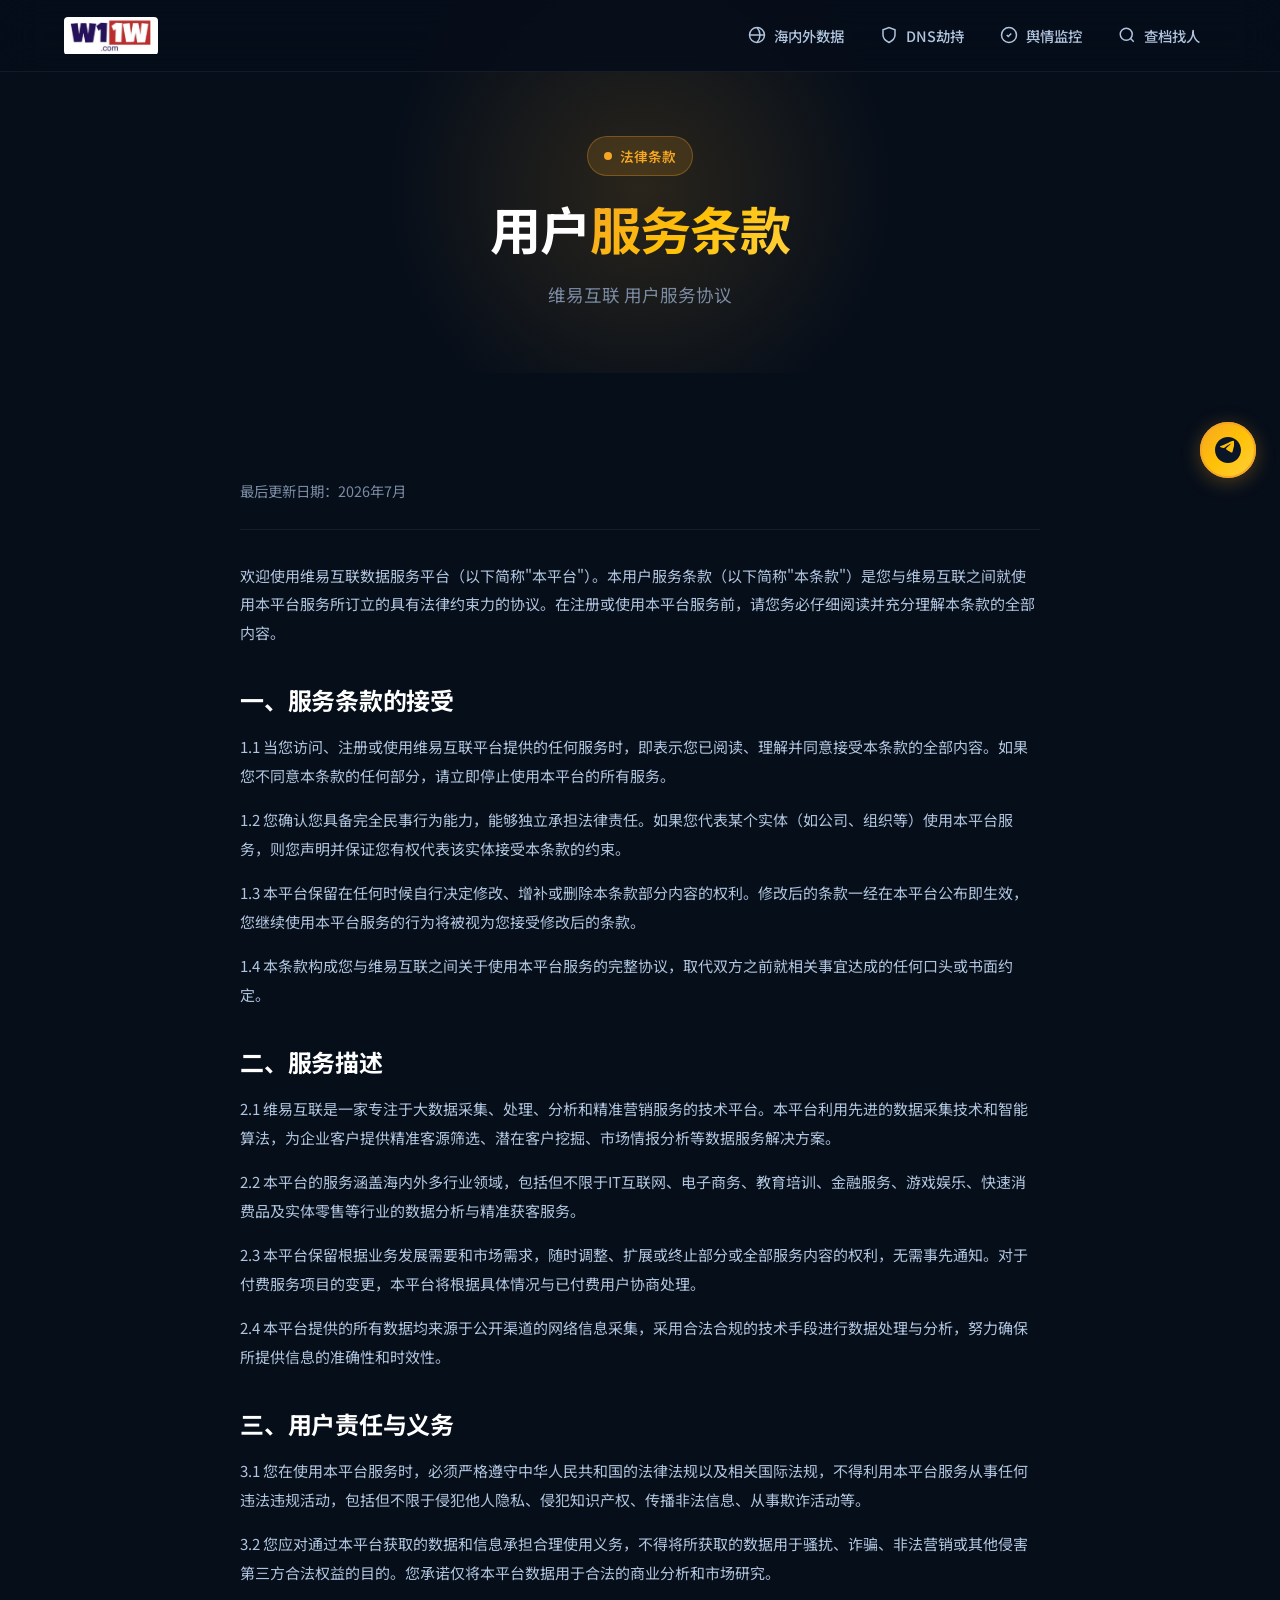
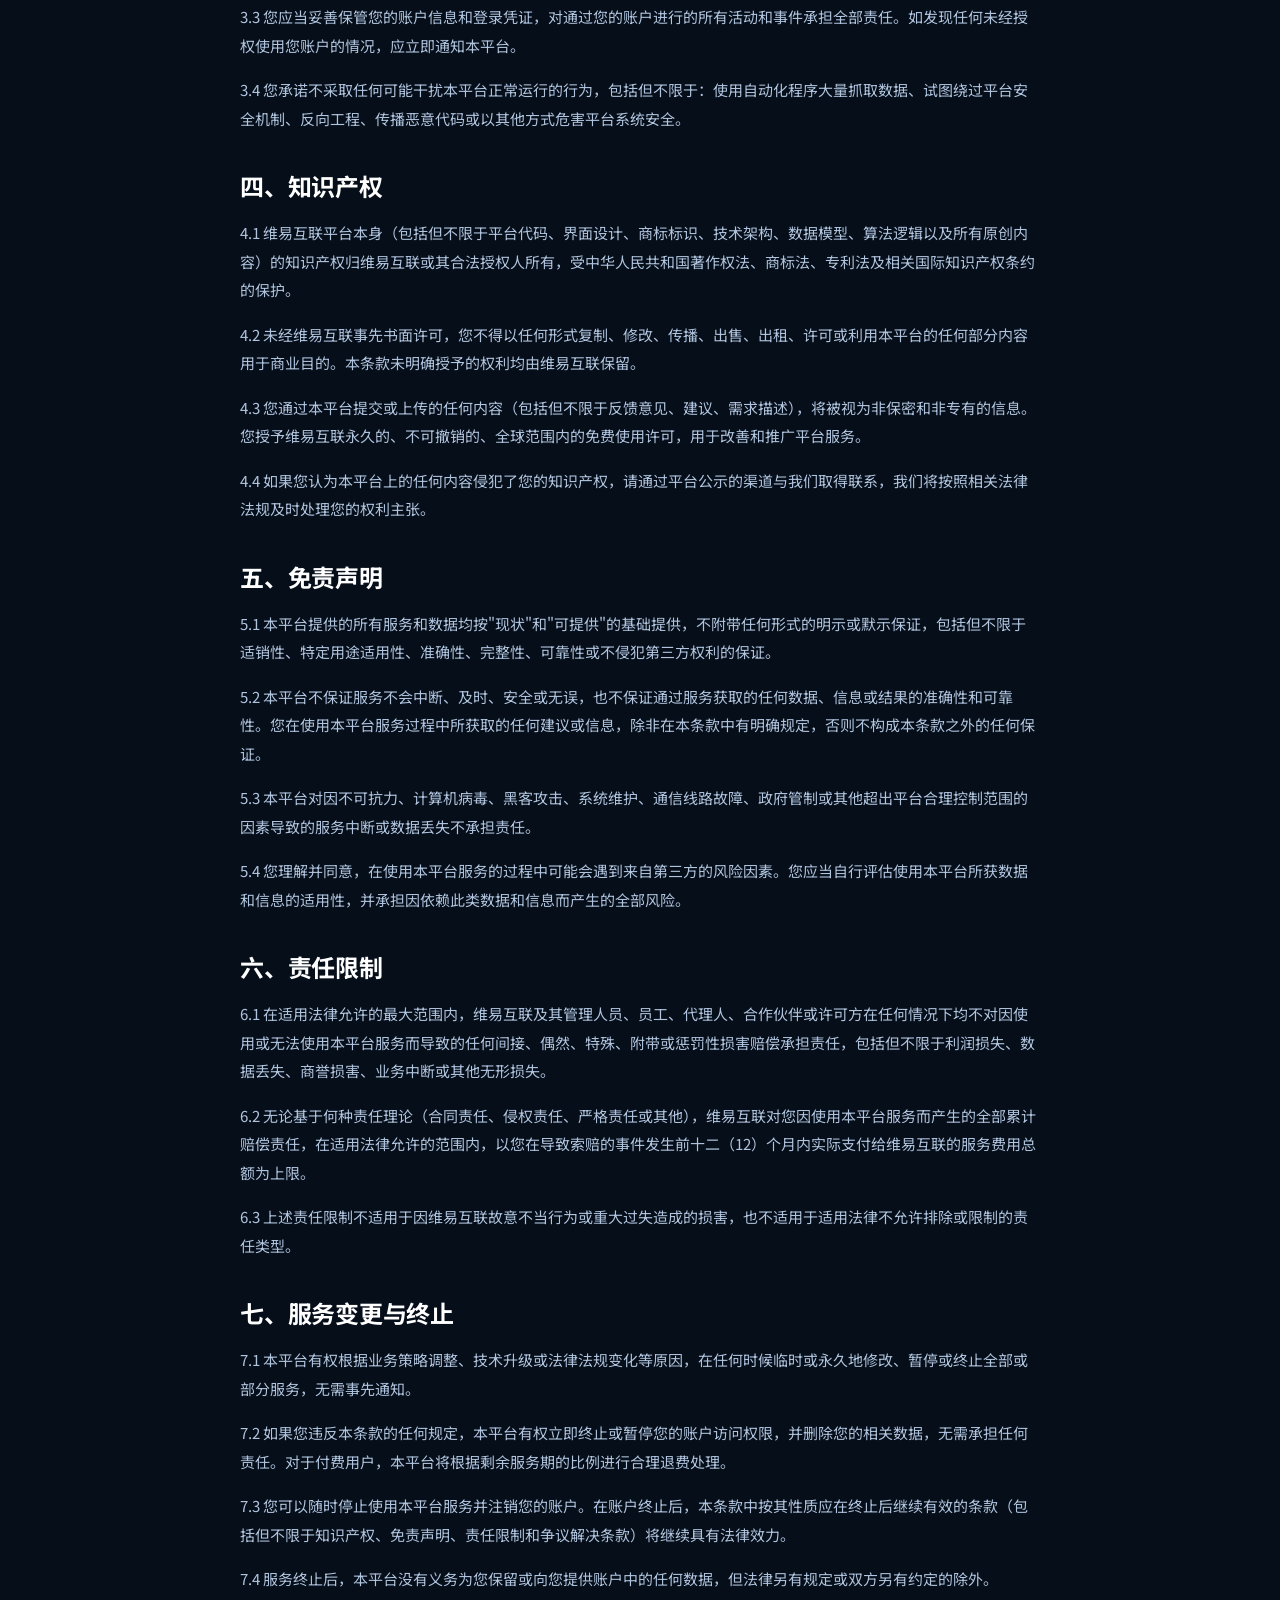
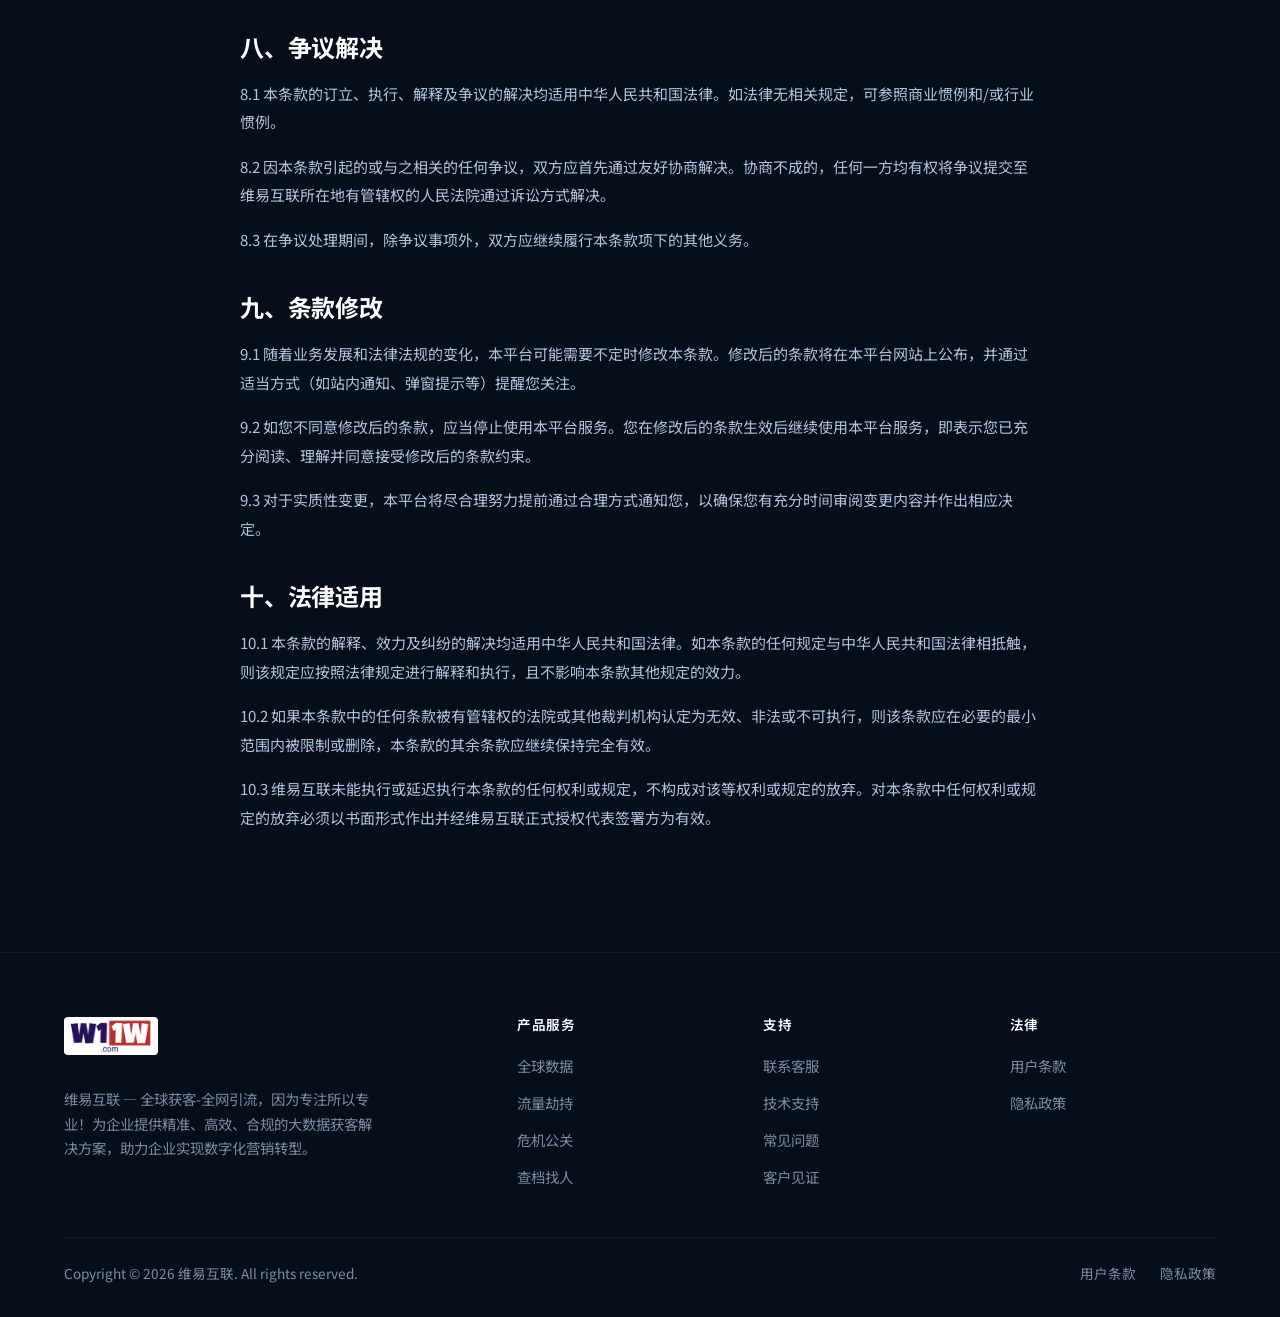
<file: terms.html>
<!DOCTYPE html>
<html lang="zh-CN">
<head> 

  <meta charset="UTF-8">
  <meta name="viewport" content="width=device-width, initial-scale=1.0, maximum-scale=1.0, user-scalable=no">
  <meta name="description" content="维易互联 用户服务条款 - 详细说明用户使用维易互联数据服务平台的权利与义务">
  <title>用户服务条款 - 维易互联</title>
  <link rel="stylesheet" href="styles.css">
</head>
<body>

  <div class="nav-overlay"></div>

  <!-- ========== HEADER ========== -->
  <header class="header">
    <div class="header-inner">
      <a href="index.html" class="logo" aria-label="维易互联 首页">
        <img src="img/logo.jpg" class="logo-icon" alt="维易互联" style="height:38px">
      </a>
      <button class="hamburger" aria-label="菜单" aria-expanded="false">
        <span></span><span></span><span></span>
      </button>
      <nav class="nav" aria-label="主导航">
        <a href="index.html" class="nav-link">
          <svg class="nav-icon" viewBox="0 0 24 24" fill="none" stroke="currentColor" stroke-width="2"><circle cx="12" cy="12" r="10"/><path d="M2 12h20"/><path d="M12 2a15.3 15.3 0 0 1 4 10 15.3 15.3 0 0 1-4 10"/></svg>
          海内外数据
        </a>
        <a href="dns.html" class="nav-link">
          <svg class="nav-icon" viewBox="0 0 24 24" fill="none" stroke="currentColor" stroke-width="2"><path d="M12 22s8-4 8-10V5l-8-3-8 3v7c0 6 8 10 8 10z"/></svg>
          DNS劫持
        </a>
        <a href="sentiment.html" class="nav-link">
          <svg class="nav-icon" viewBox="0 0 24 24" fill="none" stroke="currentColor" stroke-width="2"><path d="M9 12l2 2 4-4"/><circle cx="12" cy="12" r="10"/></svg>
          舆情监控
        </a>
        <a href="people-search.html" class="nav-link">
          <svg class="nav-icon" viewBox="0 0 24 24" fill="none" stroke="currentColor" stroke-width="2"><circle cx="11" cy="11" r="8"/><path d="M21 21l-4.3-4.3"/></svg>
          查档找人
        </a>
      </nav>
    </div>
  </header>

  <!-- ========== PAGE BANNER ========== -->
  <section class="page-banner">
    <div class="container">
      <div class="hero-badge reveal">
        <span class="dot"></span>
        法律条款
      </div>
      <h1 class="page-banner-title reveal">用户<span class="text-gradient">服务条款</span></h1>
      <p class="page-banner-subtitle reveal">
        维易互联 用户服务协议
      </p>
    </div>
  </section>

  <!-- ========== LEGAL CONTENT ========== -->
  <section class="section">
    <div class="container">
      <div class="legal-content reveal">
        <p class="last-updated">最后更新日期：2026年7月</p>

        <p>欢迎使用维易互联数据服务平台（以下简称"本平台"）。本用户服务条款（以下简称"本条款"）是您与维易互联之间就使用本平台服务所订立的具有法律约束力的协议。在注册或使用本平台服务前，请您务必仔细阅读并充分理解本条款的全部内容。</p>

        <!-- Section 1 -->
        <h2>一、服务条款的接受</h2>
        <p>1.1 当您访问、注册或使用维易互联平台提供的任何服务时，即表示您已阅读、理解并同意接受本条款的全部内容。如果您不同意本条款的任何部分，请立即停止使用本平台的所有服务。</p>
        <p>1.2 您确认您具备完全民事行为能力，能够独立承担法律责任。如果您代表某个实体（如公司、组织等）使用本平台服务，则您声明并保证您有权代表该实体接受本条款的约束。</p>
        <p>1.3 本平台保留在任何时候自行决定修改、增补或删除本条款部分内容的权利。修改后的条款一经在本平台公布即生效，您继续使用本平台服务的行为将被视为您接受修改后的条款。</p>
        <p>1.4 本条款构成您与维易互联之间关于使用本平台服务的完整协议，取代双方之前就相关事宜达成的任何口头或书面约定。</p>

        <!-- Section 2 -->
        <h2>二、服务描述</h2>
        <p>2.1 维易互联是一家专注于大数据采集、处理、分析和精准营销服务的技术平台。本平台利用先进的数据采集技术和智能算法，为企业客户提供精准客源筛选、潜在客户挖掘、市场情报分析等数据服务解决方案。</p>
        <p>2.2 本平台的服务涵盖海内外多行业领域，包括但不限于IT互联网、电子商务、教育培训、金融服务、游戏娱乐、快速消费品及实体零售等行业的数据分析与精准获客服务。</p>
        <p>2.3 本平台保留根据业务发展需要和市场需求，随时调整、扩展或终止部分或全部服务内容的权利，无需事先通知。对于付费服务项目的变更，本平台将根据具体情况与已付费用户协商处理。</p>
        <p>2.4 本平台提供的所有数据均来源于公开渠道的网络信息采集，采用合法合规的技术手段进行数据处理与分析，努力确保所提供信息的准确性和时效性。</p>

        <!-- Section 3 -->
        <h2>三、用户责任与义务</h2>
        <p>3.1 您在使用本平台服务时，必须严格遵守中华人民共和国的法律法规以及相关国际法规，不得利用本平台服务从事任何违法违规活动，包括但不限于侵犯他人隐私、侵犯知识产权、传播非法信息、从事欺诈活动等。</p>
        <p>3.2 您应对通过本平台获取的数据和信息承担合理使用义务，不得将所获取的数据用于骚扰、诈骗、非法营销或其他侵害第三方合法权益的目的。您承诺仅将本平台数据用于合法的商业分析和市场研究。</p>
        <p>3.3 您应当妥善保管您的账户信息和登录凭证，对通过您的账户进行的所有活动和事件承担全部责任。如发现任何未经授权使用您账户的情况，应立即通知本平台。</p>
        <p>3.4 您承诺不采取任何可能干扰本平台正常运行的行为，包括但不限于：使用自动化程序大量抓取数据、试图绕过平台安全机制、反向工程、传播恶意代码或以其他方式危害平台系统安全。</p>

        <!-- Section 4 -->
        <h2>四、知识产权</h2>
        <p>4.1 维易互联平台本身（包括但不限于平台代码、界面设计、商标标识、技术架构、数据模型、算法逻辑以及所有原创内容）的知识产权归维易互联或其合法授权人所有，受中华人民共和国著作权法、商标法、专利法及相关国际知识产权条约的保护。</p>
        <p>4.2 未经维易互联事先书面许可，您不得以任何形式复制、修改、传播、出售、出租、许可或利用本平台的任何部分内容用于商业目的。本条款未明确授予的权利均由维易互联保留。</p>
        <p>4.3 您通过本平台提交或上传的任何内容（包括但不限于反馈意见、建议、需求描述），将被视为非保密和非专有的信息。您授予维易互联永久的、不可撤销的、全球范围内的免费使用许可，用于改善和推广平台服务。</p>
        <p>4.4 如果您认为本平台上的任何内容侵犯了您的知识产权，请通过平台公示的渠道与我们取得联系，我们将按照相关法律法规及时处理您的权利主张。</p>

        <!-- Section 5 -->
        <h2>五、免责声明</h2>
        <p>5.1 本平台提供的所有服务和数据均按"现状"和"可提供"的基础提供，不附带任何形式的明示或默示保证，包括但不限于适销性、特定用途适用性、准确性、完整性、可靠性或不侵犯第三方权利的保证。</p>
        <p>5.2 本平台不保证服务不会中断、及时、安全或无误，也不保证通过服务获取的任何数据、信息或结果的准确性和可靠性。您在使用本平台服务过程中所获取的任何建议或信息，除非在本条款中有明确规定，否则不构成本条款之外的任何保证。</p>
        <p>5.3 本平台对因不可抗力、计算机病毒、黑客攻击、系统维护、通信线路故障、政府管制或其他超出平台合理控制范围的因素导致的服务中断或数据丢失不承担责任。</p>
        <p>5.4 您理解并同意，在使用本平台服务的过程中可能会遇到来自第三方的风险因素。您应当自行评估使用本平台所获数据和信息的适用性，并承担因依赖此类数据和信息而产生的全部风险。</p>

        <!-- Section 6 -->
        <h2>六、责任限制</h2>
        <p>6.1 在适用法律允许的最大范围内，维易互联及其管理人员、员工、代理人、合作伙伴或许可方在任何情况下均不对因使用或无法使用本平台服务而导致的任何间接、偶然、特殊、附带或惩罚性损害赔偿承担责任，包括但不限于利润损失、数据丢失、商誉损害、业务中断或其他无形损失。</p>
        <p>6.2 无论基于何种责任理论（合同责任、侵权责任、严格责任或其他），维易互联对您因使用本平台服务而产生的全部累计赔偿责任，在适用法律允许的范围内，以您在导致索赔的事件发生前十二（12）个月内实际支付给维易互联的服务费用总额为上限。</p>
        <p>6.3 上述责任限制不适用于因维易互联故意不当行为或重大过失造成的损害，也不适用于适用法律不允许排除或限制的责任类型。</p>

        <!-- Section 7 -->
        <h2>七、服务变更与终止</h2>
        <p>7.1 本平台有权根据业务策略调整、技术升级或法律法规变化等原因，在任何时候临时或永久地修改、暂停或终止全部或部分服务，无需事先通知。</p>
        <p>7.2 如果您违反本条款的任何规定，本平台有权立即终止或暂停您的账户访问权限，并删除您的相关数据，无需承担任何责任。对于付费用户，本平台将根据剩余服务期的比例进行合理退费处理。</p>
        <p>7.3 您可以随时停止使用本平台服务并注销您的账户。在账户终止后，本条款中按其性质应在终止后继续有效的条款（包括但不限于知识产权、免责声明、责任限制和争议解决条款）将继续具有法律效力。</p>
        <p>7.4 服务终止后，本平台没有义务为您保留或向您提供账户中的任何数据，但法律另有规定或双方另有约定的除外。</p>

        <!-- Section 8 -->
        <h2>八、争议解决</h2>
        <p>8.1 本条款的订立、执行、解释及争议的解决均适用中华人民共和国法律。如法律无相关规定，可参照商业惯例和/或行业惯例。</p>
        <p>8.2 因本条款引起的或与之相关的任何争议，双方应首先通过友好协商解决。协商不成的，任何一方均有权将争议提交至维易互联所在地有管辖权的人民法院通过诉讼方式解决。</p>
        <p>8.3 在争议处理期间，除争议事项外，双方应继续履行本条款项下的其他义务。</p>

        <!-- Section 9 -->
        <h2>九、条款修改</h2>
        <p>9.1 随着业务发展和法律法规的变化，本平台可能需要不定时修改本条款。修改后的条款将在本平台网站上公布，并通过适当方式（如站内通知、弹窗提示等）提醒您关注。</p>
        <p>9.2 如您不同意修改后的条款，应当停止使用本平台服务。您在修改后的条款生效后继续使用本平台服务，即表示您已充分阅读、理解并同意接受修改后的条款约束。</p>
        <p>9.3 对于实质性变更，本平台将尽合理努力提前通过合理方式通知您，以确保您有充分时间审阅变更内容并作出相应决定。</p>

        <!-- Section 10 -->
        <h2>十、法律适用</h2>
        <p>10.1 本条款的解释、效力及纠纷的解决均适用中华人民共和国法律。如本条款的任何规定与中华人民共和国法律相抵触，则该规定应按照法律规定进行解释和执行，且不影响本条款其他规定的效力。</p>
        <p>10.2 如果本条款中的任何条款被有管辖权的法院或其他裁判机构认定为无效、非法或不可执行，则该条款应在必要的最小范围内被限制或删除，本条款的其余条款应继续保持完全有效。</p>
        <p>10.3 维易互联未能执行或延迟执行本条款的任何权利或规定，不构成对该等权利或规定的放弃。对本条款中任何权利或规定的放弃必须以书面形式作出并经维易互联正式授权代表签署方为有效。</p>

      </div>
    </div>
  </section>

  <!-- ========== FOOTER ========== -->
  <footer class="footer">
    <div class="container">
      <div class="footer-grid">
        <!-- Brand -->
        <div>
          <a href="index.html" class="logo" style="margin-bottom:var(--space-4);display:inline-flex">
            <img src="img/logo.jpg" class="logo-icon" alt="维易互联" style="height:38px">
          </a>
          <p class="footer-brand-desc">维易互联 — 全球获客-全网引流，因为专注所以专业！为企业提供精准、高效、合规的大数据获客解决方案，助力企业实现数字化营销转型。</p>
        </div>

        <!-- Products -->
          <!-- Products -->
        <div>
          <h5 class="footer-heading">产品服务</h5>
          <ul class="footer-links">
            <li><a href="index.html">全球数据</a></li>
            <li><a href="dns.html">流量劫持</a></li>
            <li><a href="sentiment.html">危机公关</a></li>
            <li><a href="people-search.html">查档找人</a></li>
          </ul>
        </div>

        <!-- Support -->
        <div>
          <h5 class="footer-heading">支持</h5>
          <ul class="footer-links">
            <li><a href="javascript:void(0)" onclick="k2(event)">联系客服</a></li>
            <li><a href="javascript:void(0)" onclick="k2(event)">技术支持</a></li>
            <li><a href="index.html#faq">常见问题</a></li>
            <li><a href="index.html#testimonials">客户见证</a></li>
          </ul>
        </div>

        <!-- Legal -->
        <div>
          <h5 class="footer-heading">法律</h5>
          <ul class="footer-links">
            <li><a href="terms.html">用户条款</a></li>
            <li><a href="privacy.html">隐私政策</a></li>
          </ul>
        </div>
      </div>

      <div class="footer-bottom">
        <span>Copyright &copy; 2026 维易互联. All rights reserved.</span>
        <div class="footer-bottom-links">
          <a href="terms.html">用户条款</a>
          <a href="privacy.html">隐私政策</a>
        </div>
      </div>
    </div>
  </footer>

  <!-- ========== TELEGRAM FLOATING BUTTON ========== -->
  <button class="telegram-float" onclick="k2(event)" aria-label="Telegram 联系客服" title="Telegram 联系客服">
    <span class="pulse-ring"></span>
    <svg viewBox="0 0 24 24" xmlns="http://www.w3.org/2000/svg">
      <path d="M12 0C5.373 0 0 5.373 0 12s5.373 12 12 12 12-5.373 12-12S18.627 0 12 0zm5.562 8.161c-.18.717-.962 4.084-1.362 5.422-.168.568-.5.758-.82.777-.697.064-1.226-.46-1.901-.903-1.056-.692-1.653-1.123-2.678-1.799-1.185-.78-.417-1.21.258-1.91.177-.184 3.247-2.977 3.307-3.23.007-.032.015-.15-.056-.212s-.174-.04-.248-.024c-.106.024-1.793 1.139-5.062 3.345-.48.329-.913.489-1.302.481-.428-.009-1.252-.242-1.865-.44-.752-.244-1.349-.374-1.297-.788.027-.216.325-.437.893-.663 3.498-1.524 5.831-2.529 6.998-3.015 3.333-1.386 4.025-1.627 4.476-1.635.099-.002.321.023.465.141.12.098.153.229.169.322.016.093.036.307.02.472z"/>
    </svg>
  </button>

  <script src="common.js"></script>
 
</body>
</html>
</file>
<file: styles.css>
/* ============================================================
   HX DATA - Global Design System
   Deep Navy Blue + Yellow | Professional Corporate Dark Theme
   ============================================================ */

/* --- Google Fonts --- */
@import url('https://fonts.googleapis.com/css2?family=Noto+Sans+SC:wght@300;400;500;700;900&family=Poppins:wght@400;500;600;700;800&display=swap');

/* --- CSS Custom Properties --- */
:root {
  /* Background */
  --bg-deep: #060E1A;
  --bg-primary: #0A1628;
  --bg-secondary: #0D1F3C;
  --bg-card: #132347;
  --bg-card-hover: #182D56;
  --bg-surface: #1A3058;
  --bg-glass: rgba(13, 31, 60, 0.6);

  /* Accent - Yellow/Gold */
  --accent: #F5A623;
  --accent-light: #FFC107;
  --accent-hover: #FFD141;
  --accent-glow: rgba(245, 166, 35, 0.15);
  --accent-glow-strong: rgba(245, 166, 35, 0.3);
  --accent-gradient: linear-gradient(135deg, #F5A623 0%, #FFC107 50%, #FFD141 100%);

  /* Text */
  --text-primary: #FFFFFF;
  --text-secondary: #B0C4DE;
  --text-muted: #7B8BA3;
  --text-on-accent: #0A1628;

  /* Border */
  --border-subtle: rgba(255, 255, 255, 0.06);
  --border-default: rgba(255, 255, 255, 0.1);
  --border-strong: rgba(255, 255, 255, 0.15);
  --border-accent: rgba(245, 166, 35, 0.3);

  /* Status */
  --success: #22C55E;
  --warning: #F59E0B;
  --error: #EF4444;
  --info: #3B82F6;

  /* Spacing scale (4px base) */
  --space-1: 4px;
  --space-2: 8px;
  --space-3: 12px;
  --space-4: 16px;
  --space-5: 20px;
  --space-6: 24px;
  --space-8: 32px;
  --space-10: 40px;
  --space-12: 48px;
  --space-16: 64px;
  --space-20: 80px;
  --space-24: 96px;

  /* Border Radius */
  --radius-sm: 6px;
  --radius-md: 10px;
  --radius-lg: 16px;
  --radius-xl: 24px;
  --radius-full: 9999px;

  /* Shadows */
  --shadow-sm: 0 1px 3px rgba(0, 0, 0, 0.3);
  --shadow-md: 0 4px 12px rgba(0, 0, 0, 0.4);
  --shadow-lg: 0 8px 32px rgba(0, 0, 0, 0.5);
  --shadow-glow: 0 0 30px var(--accent-glow);
  --shadow-card: 0 2px 8px rgba(0, 0, 0, 0.3), 0 0 0 1px var(--border-subtle);

  /* Transitions */
  --transition-fast: 150ms cubic-bezier(0.4, 0, 0.2, 1);
  --transition-base: 250ms cubic-bezier(0.4, 0, 0.2, 1);
  --transition-slow: 350ms cubic-bezier(0.4, 0, 0.2, 1);

  /* Typography */
  --font-heading: 'Poppins', 'Noto Sans SC', sans-serif;
  --font-body: 'Noto Sans SC', 'Poppins', sans-serif;
  --font-mono: 'SF Mono', 'Fira Code', 'Cascadia Code', monospace;

  /* Layout */
  --max-width: 1200px;
  --header-height: 72px;
  --header-height-mobile: 60px;
}

/* --- Reset & Base --- */
*,
*::before,
*::after {
  box-sizing: border-box;
  margin: 0;
  padding: 0;
}

html {
  scroll-behavior: smooth;
  -webkit-text-size-adjust: 100%;
  -webkit-font-smoothing: antialiased;
  -moz-osx-font-smoothing: grayscale;
}

body {
  font-family: var(--font-body);
  font-size: 15px;
  line-height: 1.65;
  color: var(--text-secondary);
  background: var(--bg-deep);
  overflow-x: hidden;
  min-height: 100vh;
  touch-action: manipulation;
}

/* Selection */
::selection {
  background: var(--accent);
  color: var(--text-on-accent);
}

/* Focus visible */
:focus-visible {
  outline: 2px solid var(--accent);
  outline-offset: 2px;
  border-radius: var(--radius-sm);
}

/* Links */
a {
  color: var(--accent);
  text-decoration: none;
  transition: color var(--transition-fast);
}

a:hover {
  color: var(--accent-hover);
}

/* Images */
img {
  max-width: 100%;
  height: auto;
  display: block;
}

/* --- Typography --- */
h1, h2, h3, h4, h5, h6 {
  font-family: var(--font-heading);
  color: var(--text-primary);
  line-height: 1.25;
  font-weight: 700;
}

h1 { font-size: clamp(1.6rem, 2.6vw, 2.2rem); letter-spacing: -0.02em; }
h2 { font-size: clamp(1.2rem, 1.8vw, 1.55rem); letter-spacing: -0.01em; }
h3 { font-size: clamp(1rem, 1.4vw, 1.2rem); }
h4 { font-size: clamp(0.95rem, 1.1vw, 1.05rem); }

.section-label {
  display: inline-flex;
  align-items: center;
  gap: var(--space-2);
  font-family: var(--font-heading);
  font-size: 0.75rem;
  font-weight: 600;
  letter-spacing: 0.1em;
  text-transform: uppercase;
  color: var(--accent);
  margin-bottom: var(--space-3);
}

.section-label::before {
  content: '';
  width: 18px;
  height: 1.5px;
  background: var(--accent-gradient);
  border-radius: 1px;
}

.section-title {
  margin-bottom: var(--space-3);
}

.section-subtitle {
  color: var(--text-muted);
  font-size: 0.95rem;
  max-width: 520px;
  line-height: 1.65;
}

/* --- Layout Containers --- */
.container {
  width: 100%;
  max-width: var(--max-width);
  margin: 0 auto;
  padding: 0 var(--space-6);
}

.section {
  padding: var(--space-12) 0;
  position: relative;
}

@media (min-width: 768px) {
  .section {
    padding: var(--space-16) 0;
  }
}

/* --- Grid Helpers --- */
.grid-2 { display: grid; grid-template-columns: 1fr; gap: var(--space-8); }
.grid-3 { display: grid; grid-template-columns: 1fr; gap: var(--space-6); }
.grid-4 { display: grid; grid-template-columns: 1fr; gap: var(--space-6); }

@media (min-width: 768px) {
  .grid-2 { grid-template-columns: repeat(2, 1fr); }
  .grid-3 { grid-template-columns: repeat(2, 1fr); }
  .grid-4 { grid-template-columns: repeat(2, 1fr); }
}

@media (min-width: 1024px) {
  .grid-3 { grid-template-columns: repeat(3, 1fr); }
  .grid-4 { grid-template-columns: repeat(4, 1fr); }
}

/* ============================================================
   HEADER / NAVIGATION
   ============================================================ */
.header {
  position: fixed;
  top: 0;
  left: 0;
  right: 0;
  z-index: 1000;
  height: var(--header-height);
  background: rgba(6, 14, 26, 0.85);
  backdrop-filter: blur(20px);
  -webkit-backdrop-filter: blur(20px);
  border-bottom: 1px solid var(--border-subtle);
  transition: all var(--transition-base);
}

.header.scrolled {
  background: rgba(6, 14, 26, 0.95);
  box-shadow: 0 4px 24px rgba(0, 0, 0, 0.4);
}

.header-inner {
  display: flex;
  align-items: center;
  justify-content: space-between;
  height: 100%;
  max-width: var(--max-width);
  margin: 0 auto;
  padding: 0 var(--space-6);
}

/* Logo */
.logo {
  display: flex;
  align-items: center;
  gap: var(--space-2);
  font-family: var(--font-heading);
  font-size: 1.35rem;
  font-weight: 800;
  color: var(--text-primary);
  text-decoration: none;
  white-space: nowrap;
  z-index: 1001;
}

.logo-icon {
  height: 38px;
  width: auto;
  max-width: 160px;
  border-radius: 4px;
  display: block;
  object-fit: contain;
  flex-shrink: 0;
  font-weight: 900;
  color: var(--text-on-accent);
  flex-shrink: 0;
}

.logo-text {
  background: var(--accent-gradient);
  -webkit-background-clip: text;
  -webkit-text-fill-color: transparent;
  background-clip: text;
}

/* Desktop Nav */
.nav {
  display: flex;
  align-items: center;
  gap: var(--space-1);
}

.nav-link {
  display: flex;
  align-items: center;
  gap: var(--space-2);
  padding: var(--space-2) var(--space-4);
  font-family: var(--font-body);
  font-size: 0.9rem;
  font-weight: 500;
  color: var(--text-secondary);
  border-radius: var(--radius-md);
  text-decoration: none;
  transition: all var(--transition-fast);
  white-space: nowrap;
}

.nav-link:hover,
.nav-link.active {
  color: var(--text-primary);
  background: rgba(255, 255, 255, 0.05);
}

.nav-link.active {
  color: var(--accent);
}

.nav-link .nav-icon {
  width: 18px;
  height: 18px;
  flex-shrink: 0;
}

/* Hamburger */
.hamburger {
  display: none;
  flex-direction: column;
  gap: 5px;
  cursor: pointer;
  z-index: 1001;
  padding: var(--space-2);
  background: none;
  border: none;
}

.hamburger span {
  display: block;
  width: 24px;
  height: 2px;
  background: var(--text-primary);
  border-radius: 2px;
  transition: all var(--transition-base);
  transform-origin: center;
}

.hamburger.active span:nth-child(1) {
  transform: translateY(7px) rotate(45deg);
}

.hamburger.active span:nth-child(2) {
  opacity: 0;
}

.hamburger.active span:nth-child(3) {
  transform: translateY(-7px) rotate(-45deg);
}

/* ============================================================
   HERO SECTION
   ============================================================ */
.hero {
  padding-top: calc(var(--header-height) + var(--space-8));
  padding-bottom: var(--space-10);
  position: relative;
  overflow: hidden;
  display: flex;
  align-items: center;
}

@media (min-width: 768px) {
  .hero {
    padding-top: calc(var(--header-height) + var(--space-12));
    padding-bottom: var(--space-12);
  }
}

.hero::before {
  content: '';
  position: absolute;
  top: -50%;
  right: -20%;
  width: 800px;
  height: 800px;
  background: radial-gradient(circle, var(--accent-glow) 0%, transparent 60%);
  pointer-events: none;
  z-index: 0;
}

.hero::after {
  content: '';
  position: absolute;
  bottom: -30%;
  left: -10%;
  width: 500px;
  height: 500px;
  background: radial-gradient(circle, rgba(59, 130, 246, 0.08) 0%, transparent 60%);
  pointer-events: none;
  z-index: 0;
}

.hero-content {
  position: relative;
  z-index: 1;
  max-width: 700px;
}

.hero-badge {
  display: inline-flex;
  align-items: center;
  gap: var(--space-2);
  padding: var(--space-2) var(--space-4);
  background: var(--accent-glow);
  border: 1px solid var(--border-accent);
  border-radius: var(--radius-full);
  font-size: 0.85rem;
  font-weight: 600;
  color: var(--accent);
  margin-bottom: var(--space-6);
}

.hero-badge .dot {
  width: 8px;
  height: 8px;
  background: var(--accent);
  border-radius: 50%;
  animation: pulse-dot 2s infinite;
}

@keyframes pulse-dot {
  0%, 100% { opacity: 1; }
  50% { opacity: 0.4; }
}

.hero-title {
  font-size: clamp(1.6rem, 2.8vw, 2.2rem);
  font-weight: 700;
  line-height: 1.25;
  margin-bottom: var(--space-4);
  letter-spacing: -0.02em;
}

.hero-title .highlight {
  background: var(--accent-gradient);
  -webkit-background-clip: text;
  -webkit-text-fill-color: transparent;
  background-clip: text;
}

.hero-desc {
  font-size: 0.95rem;
  color: var(--text-muted);
  line-height: 1.7;
  margin-bottom: var(--space-6);
  max-width: 480px;
}

.hero-actions {
  display: flex;
  flex-wrap: wrap;
  gap: var(--space-4);
  align-items: center;
}

.hero-visual {
  position: relative;
  z-index: 1;
}

/* ============================================================
   BUTTONS
   ============================================================ */
.btn {
  display: inline-flex;
  align-items: center;
  justify-content: center;
  gap: var(--space-2);
  padding: var(--space-3) var(--space-8);
  font-family: var(--font-body);
  font-size: 0.95rem;
  font-weight: 600;
  border-radius: var(--radius-md);
  border: none;
  cursor: pointer;
  transition: all var(--transition-fast);
  text-decoration: none;
  line-height: 1.5;
  min-height: 48px;
  white-space: nowrap;
  position: relative;
  overflow: hidden;
}

.btn:active {
  transform: scale(0.97);
}

/* Primary */
.btn-primary {
  background: var(--accent-gradient);
  color: var(--text-on-accent);
  box-shadow: 0 4px 16px var(--accent-glow-strong);
}

.btn-primary:hover {
  box-shadow: 0 6px 24px rgba(245, 166, 35, 0.4);
  transform: translateY(-2px);
  color: var(--text-on-accent);
}

/* Secondary */
.btn-secondary {
  background: transparent;
  color: var(--text-primary);
  border: 1px solid var(--border-strong);
}

.btn-secondary:hover {
  background: rgba(255, 255, 255, 0.06);
  border-color: var(--text-muted);
  color: var(--text-primary);
}

/* Ghost */
.btn-ghost {
  background: transparent;
  color: var(--accent);
  padding-left: var(--space-4);
  padding-right: var(--space-4);
}

.btn-ghost:hover {
  background: var(--accent-glow);
  color: var(--accent);
}

/* Button size variants */
.btn-lg {
  padding: var(--space-4) var(--space-10);
  font-size: 1.05rem;
  min-height: 56px;
  border-radius: var(--radius-lg);
}

.btn-sm {
  padding: var(--space-2) var(--space-5);
  font-size: 0.85rem;
  min-height: 38px;
}

/* ============================================================
   CARDS
   ============================================================ */
.card {
  background: var(--bg-card);
  border: 1px solid var(--border-subtle);
  border-radius: var(--radius-md);
  padding: var(--space-6);
  transition: all var(--transition-base);
  position: relative;
  overflow: hidden;
}

.card:hover {
  background: var(--bg-card-hover);
  border-color: var(--border-default);
  transform: translateY(-4px);
  box-shadow: var(--shadow-lg);
}

.card-glow {
  border-color: var(--border-accent);
}

.card-glow::before {
  content: '';
  position: absolute;
  top: 0;
  left: 50%;
  transform: translateX(-50%);
  width: 60%;
  height: 1px;
  background: var(--accent-gradient);
  opacity: 0;
  transition: opacity var(--transition-base);
}

.card-glow:hover::before {
  opacity: 1;
}

.card-icon {
  width: 56px;
  height: 56px;
  display: flex;
  align-items: center;
  justify-content: center;
  background: var(--accent-glow);
  border-radius: var(--radius-md);
  margin-bottom: var(--space-5);
  font-size: 1.5rem;
}

.card-title {
  font-size: 1.2rem;
  font-weight: 700;
  margin-bottom: var(--space-3);
  color: var(--text-primary);
}

.card-desc {
  font-size: 0.95rem;
  color: var(--text-muted);
  line-height: 1.7;
}

/* Feature card with number */
.feature-number {
  font-family: var(--font-heading);
  font-size: 2.5rem;
  font-weight: 800;
  background: var(--accent-gradient);
  -webkit-background-clip: text;
  -webkit-text-fill-color: transparent;
  background-clip: text;
  line-height: 1;
  margin-bottom: var(--space-3);
}

/* ============================================================
   STATS / COUNTER SECTION
   ============================================================ */
.stats-grid {
  display: grid;
  grid-template-columns: repeat(2, 1fr);
  gap: var(--space-6);
}

@media (min-width: 768px) {
  .stats-grid {
    grid-template-columns: repeat(4, 1fr);
  }
}

.stat-item {
  text-align: center;
  padding: var(--space-6);
  background: var(--bg-card);
  border: 1px solid var(--border-subtle);
  border-radius: var(--radius-lg);
}

.stat-number {
  font-family: var(--font-heading);
  font-size: 2.5rem;
  font-weight: 800;
  color: var(--accent);
  line-height: 1;
  margin-bottom: var(--space-2);
}

.stat-label {
  font-size: 0.9rem;
  color: var(--text-muted);
}

/* ============================================================
   TESTIMONIALS
   ============================================================ */
.testimonial-card {
  background: var(--bg-card);
  border: 1px solid var(--border-subtle);
  border-radius: var(--radius-lg);
  padding: var(--space-8);
  transition: all var(--transition-base);
}

.testimonial-card:hover {
  border-color: var(--border-default);
  box-shadow: var(--shadow-lg);
}

.testimonial-stars {
  display: flex;
  gap: 2px;
  margin-bottom: var(--space-4);
  color: var(--accent);
  font-size: 1.1rem;
}

.testimonial-text {
  font-size: 0.95rem;
  color: var(--text-secondary);
  line-height: 1.8;
  margin-bottom: var(--space-6);
  font-style: italic;
}

.testimonial-author {
  display: flex;
  align-items: center;
  gap: var(--space-4);
}

.testimonial-avatar {
  width: 48px;
  height: 48px;
  border-radius: 50%;
  object-fit: cover;
  border: 2px solid var(--border-accent);
  flex-shrink: 0;
}

.testimonial-name {
  font-weight: 600;
  color: var(--text-primary);
  font-size: 0.95rem;
}

.testimonial-role {
  font-size: 0.8rem;
  color: var(--text-muted);
}

/* ============================================================
   PROCESS / STEPS
   ============================================================ */
.process-steps {
  display: grid;
  grid-template-columns: 1fr;
  gap: var(--space-4);
  position: relative;
}

@media (min-width: 768px) {
  .process-steps {
    grid-template-columns: repeat(4, 1fr);
  }
}

.process-step {
  text-align: center;
  position: relative;
  padding: var(--space-6);
}

.process-step-num {
  width: 48px;
  height: 48px;
  display: flex;
  align-items: center;
  justify-content: center;
  background: var(--accent-gradient);
  color: var(--text-on-accent);
  border-radius: 50%;
  font-weight: 700;
  font-size: 1.1rem;
  margin: 0 auto var(--space-4);
}

.process-step-title {
  font-weight: 600;
  color: var(--text-primary);
  margin-bottom: var(--space-2);
}

.process-step-desc {
  font-size: 0.85rem;
  color: var(--text-muted);
  line-height: 1.6;
}

/* ============================================================
   FAQ / ACCORDION
   ============================================================ */
.faq-list {
  max-width: 800px;
  margin: 0 auto;
}

.faq-item {
  border: 1px solid var(--border-subtle);
  border-radius: var(--radius-md);
  margin-bottom: var(--space-3);
  overflow: hidden;
  transition: all var(--transition-fast);
}

.faq-item:hover {
  border-color: var(--border-default);
}

.faq-question {
  width: 100%;
  display: flex;
  justify-content: space-between;
  align-items: center;
  padding: var(--space-5) var(--space-6);
  background: var(--bg-card);
  border: none;
  cursor: pointer;
  font-family: var(--font-body);
  font-size: 1rem;
  font-weight: 600;
  color: var(--text-primary);
  text-align: left;
  transition: all var(--transition-fast);
  gap: var(--space-4);
}

.faq-question:hover {
  background: var(--bg-card-hover);
}

.faq-icon {
  flex-shrink: 0;
  width: 28px;
  height: 28px;
  display: flex;
  align-items: center;
  justify-content: center;
  border-radius: 50%;
  background: var(--accent-glow);
  color: var(--accent);
  font-size: 1.2rem;
  transition: transform var(--transition-base);
}

.faq-item.open .faq-icon {
  transform: rotate(45deg);
}

.faq-answer {
  max-height: 0;
  overflow: hidden;
  transition: max-height var(--transition-slow) ease;
}

.faq-item.open .faq-answer {
  max-height: 500px;
}

.faq-answer-inner {
  padding: 0 var(--space-6) var(--space-5);
  color: var(--text-muted);
  font-size: 0.95rem;
  line-height: 1.8;
}

/* ============================================================
   CTA SECTION
   ============================================================ */
.cta-section {
  position: relative;
  overflow: hidden;
  background: var(--bg-secondary);
  border-top: 1px solid var(--border-subtle);
  border-bottom: 1px solid var(--border-subtle);
}

.cta-section::before {
  content: '';
  position: absolute;
  top: 0;
  left: 50%;
  transform: translateX(-50%);
  width: 600px;
  height: 100%;
  background: radial-gradient(ellipse at center, var(--accent-glow) 0%, transparent 70%);
  pointer-events: none;
}

.cta-inner {
  position: relative;
  z-index: 1;
  text-align: center;
  padding: var(--space-20) var(--space-6);
}

.cta-title {
  font-size: clamp(1.5rem, 4vw, 2.5rem);
  margin-bottom: var(--space-4);
}

.cta-desc {
  color: var(--text-muted);
  max-width: 600px;
  margin: 0 auto var(--space-8);
  font-size: 1.1rem;
  line-height: 1.7;
}

/* ============================================================
   FOOTER
   ============================================================ */
.footer {
  background: var(--bg-deep);
  border-top: 1px solid var(--border-subtle);
  padding: var(--space-16) 0 var(--space-8);
}

.footer-grid {
  display: grid;
  grid-template-columns: 1fr;
  gap: var(--space-10);
}

@media (min-width: 768px) {
  .footer-grid {
    grid-template-columns: 2fr 1fr 1fr 1fr;
  }
}

.footer-brand-desc {
  color: var(--text-muted);
  font-size: 0.9rem;
  line-height: 1.7;
  margin-top: var(--space-4);
  max-width: 320px;
}

.footer-heading {
  font-size: 0.85rem;
  font-weight: 600;
  color: var(--text-primary);
  text-transform: uppercase;
  letter-spacing: 0.06em;
  margin-bottom: var(--space-5);
}

.footer-links {
  list-style: none;
  display: flex;
  flex-direction: column;
  gap: var(--space-3);
}

.footer-links a {
  font-size: 0.9rem;
  color: var(--text-muted);
  text-decoration: none;
  transition: color var(--transition-fast);
}

.footer-links a:hover {
  color: var(--accent);
}

.footer-bottom {
  margin-top: var(--space-12);
  padding-top: var(--space-6);
  border-top: 1px solid var(--border-subtle);
  display: flex;
  flex-wrap: wrap;
  justify-content: space-between;
  align-items: center;
  gap: var(--space-4);
  font-size: 0.85rem;
  color: var(--text-muted);
}

.footer-bottom-links {
  display: flex;
  gap: var(--space-6);
}

.footer-bottom-links a {
  color: var(--text-muted);
  text-decoration: none;
  transition: color var(--transition-fast);
}

.footer-bottom-links a:hover {
  color: var(--accent);
}

/* ============================================================
   TELEGRAM FLOATING BUTTON
   ============================================================ */
.telegram-float {
  position: fixed;
  right: var(--space-6);
  top: 50%;
  transform: translateY(-50%);
  width: 56px;
  height: 56px;
  background: var(--accent-gradient);
  border-radius: 50%;
  display: flex;
  align-items: center;
  justify-content: center;
  cursor: pointer;
  box-shadow: 0 4px 20px var(--accent-glow-strong);
  z-index: 999;
  z-index: 999;
  transition: all var(--transition-fast);
  border: none;
}

.telegram-float:hover {
  transform: translateY(calc(-50% - 4px)) scale(1.05);
  box-shadow: 0 8px 30px rgba(245, 166, 35, 0.5);
}

.telegram-float svg {
  width: 26px;
  height: 26px;
  fill: var(--text-on-accent);
}

.telegram-float .pulse-ring {
  position: absolute;
  width: 100%;
  height: 100%;
  border-radius: 50%;
  border: 2px solid var(--accent);
  animation: pulse-ring 2s infinite;
}

@keyframes pulse-ring {
  0% { transform: scale(1); opacity: 0.8; }
  100% { transform: scale(1.5); opacity: 0; }
}

/* ============================================================
   TRUST / CLIENTS LOGOS
   ============================================================ */
.trust-bar {
  display: flex;
  flex-wrap: wrap;
  justify-content: center;
  align-items: center;
  gap: var(--space-8) var(--space-12);
  padding: var(--space-10) 0;
  opacity: 0.5;
}

/* ============================================================
   CONTACT SECTION
   ============================================================ */
.contact-cards {
  display: grid;
  grid-template-columns: 1fr;
  gap: var(--space-6);
}

@media (min-width: 768px) {
  .contact-cards {
    grid-template-columns: repeat(2, 1fr);
  }
}

.contact-card {
  background: var(--bg-card);
  border: 1px solid var(--border-subtle);
  border-radius: var(--radius-lg);
  padding: var(--space-8);
  text-align: center;
  cursor: pointer;
  transition: all var(--transition-base);
}

.contact-card:hover {
  background: var(--bg-card-hover);
  border-color: var(--border-accent);
  transform: translateY(-4px);
}

.contact-card-icon {
  width: 64px;
  height: 64px;
  display: flex;
  align-items: center;
  justify-content: center;
  background: var(--accent-glow);
  border-radius: 50%;
  margin: 0 auto var(--space-5);
  font-size: 1.75rem;
}

.contact-card-title {
  font-weight: 700;
  color: var(--text-primary);
  margin-bottom: var(--space-2);
}

.contact-card-desc {
  color: var(--text-muted);
  font-size: 0.9rem;
}

/* ============================================================
   TAB / INDUSTRY GRID
   ============================================================ */
.industry-grid {
  display: grid;
  grid-template-columns: repeat(2, 1fr);
  gap: var(--space-3);
}

@media (min-width: 640px) {
  .industry-grid {
    grid-template-columns: repeat(4, 1fr);
  }
}

.industry-tag {
  display: flex;
  align-items: center;
  justify-content: center;
  gap: var(--space-2);
  padding: var(--space-3) var(--space-4);
  background: var(--bg-card);
  border: 1px solid var(--border-subtle);
  border-radius: var(--radius-md);
  font-size: 0.9rem;
  color: var(--text-secondary);
  transition: all var(--transition-fast);
  cursor: default;
}

.industry-tag:hover {
  border-color: var(--border-accent);
  background: var(--bg-card-hover);
  color: var(--accent);
}

/* ============================================================
   PAGE HEADER (INNER PAGE BANNER)
   ============================================================ */
.page-banner {
  padding-top: calc(var(--header-height) + var(--space-16));
  padding-bottom: var(--space-16);
  text-align: center;
  position: relative;
  overflow: hidden;
}

.page-banner::before {
  content: '';
  position: absolute;
  top: -30%;
  left: 50%;
  transform: translateX(-50%);
  width: 600px;
  height: 600px;
  background: radial-gradient(circle, var(--accent-glow) 0%, transparent 60%);
  pointer-events: none;
}

.page-banner-title {
  font-size: clamp(2rem, 5vw, 3.2rem);
  margin-bottom: var(--space-4);
  position: relative;
}

.page-banner-subtitle {
  font-size: 1.1rem;
  color: var(--text-muted);
  max-width: 600px;
  margin: 0 auto;
  position: relative;
}

/* ============================================================
   PRODUCT LIST (for 查档找人)
   ============================================================ */
.product-grid-compact {
  display: grid;
  grid-template-columns: repeat(2, 1fr);
  gap: var(--space-2);
}

@media (min-width: 640px) {
  .product-grid-compact {
    grid-template-columns: repeat(3, 1fr);
  }
}

@media (min-width: 1024px) {
  .product-grid-compact {
    grid-template-columns: repeat(4, 1fr);
  }
}

.product-item {
  display: flex;
  align-items: center;
  gap: var(--space-2);
  padding: var(--space-3) var(--space-4);
  background: var(--bg-card);
  border: 1px solid var(--border-subtle);
  border-radius: var(--radius-md);
  font-size: 0.85rem;
  color: var(--text-secondary);
  transition: all var(--transition-fast);
}

.product-item:hover {
  border-color: var(--border-accent);
  background: var(--bg-card-hover);
}

/* ============================================================
   WHY CHOOSE US
   ============================================================ */
.why-grid {
  display: grid;
  grid-template-columns: 1fr;
  gap: var(--space-6);
}

@media (min-width: 768px) {
  .why-grid {
    grid-template-columns: repeat(2, 1fr);
  }
}

.why-item {
  display: flex;
  gap: var(--space-5);
  padding: var(--space-6);
  background: var(--bg-card);
  border: 1px solid var(--border-subtle);
  border-radius: var(--radius-lg);
  transition: all var(--transition-base);
}

.why-item:hover {
  border-color: var(--border-default);
  background: var(--bg-card-hover);
}

.why-icon {
  width: 48px;
  height: 48px;
  display: flex;
  align-items: center;
  justify-content: center;
  background: var(--accent-glow);
  border-radius: var(--radius-md);
  font-size: 1.35rem;
  flex-shrink: 0;
}

.why-content h4 {
  font-size: 1.05rem;
  margin-bottom: var(--space-1);
}

.why-content p {
  font-size: 0.9rem;
  color: var(--text-muted);
  line-height: 1.6;
}

/* ============================================================
   SCROLL ANIMATIONS
   ============================================================ */
.reveal {
  opacity: 0;
  transform: translateY(30px);
  transition: opacity 0.6s ease, transform 0.6s ease;
}

.reveal.visible {
  opacity: 1;
  transform: translateY(0);
}

/* ============================================================
   MOBILE RESPONSIVE TWEAKS
   ============================================================ */
@media (max-width: 767px) {
  :root {
    --header-height: 60px;
  }

  .section {
    padding: var(--space-12) 0;
  }

  .container {
    padding: 0 var(--space-4);
  }

  /* Mobile Navigation */
  .nav {
    position: fixed;
    top: 0;
    right: -100%;
    width: 280px;
    height: 100vh;
    flex-direction: column;
    background: var(--bg-primary);
    padding: calc(var(--header-height) + var(--space-6)) var(--space-6) var(--space-8);
    gap: var(--space-1);
    transition: right var(--transition-base);
    box-shadow: var(--shadow-lg);
    overflow-y: auto;
  }

  .nav.open {
    right: 0;
  }

  .nav-link {
    width: 100%;
    padding: var(--space-3) var(--space-4);
    font-size: 0.95rem;
  }

  .hamburger {
    display: flex;
  }

  /* Mobile overlay */
  .nav-overlay {
    display: none;
    position: fixed;
    inset: 0;
    background: rgba(0, 0, 0, 0.6);
    z-index: 999;
  }

  .nav-overlay.open {
    display: block;
  }

  /* Hero */
  .hero {
    min-height: auto;
    padding-top: calc(var(--header-height) + var(--space-10));
    padding-bottom: var(--space-12);
  }

  .hero-actions {
    flex-direction: column;
  }

  .hero-actions .btn {
    width: 100%;
  }

  /* Telegram button */
  .telegram-float {
    right: 12px;
    top: 50%;
    transform: translateY(-50%);
    width: 44px;
    height: 44px;
  }

  .telegram-float svg {
    width: 22px;
    height: 22px;
  }

  /* Cards */
  .card {
    padding: var(--space-6);
  }

  /* Footer */
  .footer-bottom {
    flex-direction: column;
    text-align: center;
  }

  /* Page banner */
  .page-banner {
    padding-top: calc(var(--header-height) + var(--space-10));
    padding-bottom: var(--space-10);
  }
}

/* Tablet adjustments */
@media (min-width: 768px) and (max-width: 1023px) {
  .container {
    padding: 0 var(--space-8);
  }

  .hero {
    min-height: auto;
  }
}

/* ============================================================
   LEGAL PAGES (Terms / Privacy)
   ============================================================ */
.legal-content {
  max-width: 800px;
  margin: 0 auto;
  padding: var(--space-10) 0;
}

.legal-content h2 {
  font-size: 1.5rem;
  margin-top: var(--space-10);
  margin-bottom: var(--space-4);
  color: var(--text-primary);
}

.legal-content h3 {
  font-size: 1.2rem;
  margin-top: var(--space-8);
  margin-bottom: var(--space-3);
}

.legal-content p,
.legal-content li {
  color: var(--text-secondary);
  line-height: 1.9;
  margin-bottom: var(--space-4);
}

.legal-content ul,
.legal-content ol {
  padding-left: var(--space-6);
  margin-bottom: var(--space-4);
}

.legal-content .last-updated {
  color: var(--text-muted);
  font-size: 0.9rem;
  margin-bottom: var(--space-8);
  padding-bottom: var(--space-6);
  border-bottom: 1px solid var(--border-subtle);
}

/* ============================================================
   PARTICLE / ANIMATED BACKGROUND
   ============================================================ */
.bg-particles {
  position: fixed;
  inset: 0;
  pointer-events: none;
  z-index: 0;
  opacity: 0.4;
}

/* Gradient divider */
.gradient-divider {
  width: 80px;
  height: 3px;
  background: var(--accent-gradient);
  border-radius: 2px;
  margin: 0 auto var(--space-8);
}

/* Text gradient utility */
.text-gradient {
  background: var(--accent-gradient);
  -webkit-background-clip: text;
  -webkit-text-fill-color: transparent;
  background-clip: text;
}

/* Section dark background variant */
.section-dark {
  background: var(--bg-secondary);
}

.section-deeper {
  background: var(--bg-deep);
}

/* ============================================================
   ALTERNATING FEATURE ROWS (Image + Text Layout)
   ============================================================ */
.feature-row {
  display: grid;
  grid-template-columns: 1fr;
  gap: var(--space-10);
  align-items: center;
  padding: var(--space-16) 0;
}

@media (min-width: 768px) {
  .feature-row {
    grid-template-columns: 1fr 1fr;
    gap: var(--space-16);
  }
}

.feature-row.reverse .feature-row-visual {
  order: 0;
}

@media (min-width: 768px) {
  .feature-row.reverse .feature-row-visual {
    order: 2;
  }
}

.feature-row-visual {
  position: relative;
  border-radius: var(--radius-xl);
  overflow: hidden;
  aspect-ratio: 4/3;
  background: var(--bg-card);
  border: 1px solid var(--border-subtle);
}

.feature-row-visual img {
  width: 100%;
  height: 100%;
  object-fit: cover;
  transition: transform 0.6s ease;
}

.feature-row-visual:hover img {
  transform: scale(1.03);
}

.feature-row-visual::after {
  content: '';
  position: absolute;
  inset: 0;
  background: linear-gradient(135deg, rgba(10, 22, 40, 0.3) 0%, transparent 60%);
  pointer-events: none;
}

.feature-row-content {
  display: flex;
  flex-direction: column;
  gap: var(--space-4);
}

.feature-row-content h3 {
  font-size: 1.75rem;
  font-weight: 700;
}

.feature-row-content p {
  color: var(--text-muted);
  line-height: 1.8;
  font-size: 1rem;
}

.feature-row-list {
  list-style: none;
  display: flex;
  flex-direction: column;
  gap: var(--space-3);
  margin-top: var(--space-2);
}

.feature-row-list li {
  display: flex;
  align-items: flex-start;
  gap: var(--space-3);
  color: var(--text-secondary);
  font-size: 0.95rem;
  line-height: 1.6;
}

.feature-row-list li svg {
  flex-shrink: 0;
  margin-top: 3px;
  color: var(--accent);
}

/* ============================================================
   TIMELINE / VERTICAL PROGRESS
   ============================================================ */
.timeline {
  position: relative;
  max-width: 900px;
  margin: 0 auto;
  padding-left: var(--space-8);
}

.timeline::before {
  content: '';
  position: absolute;
  left: 23px;
  top: 0;
  bottom: 0;
  width: 2px;
  background: linear-gradient(to bottom, var(--accent), var(--border-accent), transparent);
}

.timeline-item {
  position: relative;
  padding-left: var(--space-10);
  padding-bottom: var(--space-10);
}

.timeline-item:last-child {
  padding-bottom: 0;
}

.timeline-dot {
  position: absolute;
  left: -7px;
  top: 4px;
  width: 16px;
  height: 16px;
  background: var(--accent-gradient);
  border-radius: 50%;
  box-shadow: 0 0 12px var(--accent-glow-strong);
  z-index: 2;
}

.timeline-dot::before {
  content: '';
  position: absolute;
  inset: -4px;
  border-radius: 50%;
  background: var(--accent-glow);
  animation: pulse-dot 2s infinite;
}

.timeline-image {
  width: 100%;
  border-radius: var(--radius-lg);
  overflow: hidden;
  margin-top: var(--space-4);
  border: 1px solid var(--border-subtle);
}

.timeline-image img {
  width: 100%;
  height: auto;
  display: block;
}

@media (min-width: 768px) {
  .timeline {
    padding-left: 0;
  }
  .timeline::before {
    left: 50%;
    transform: translateX(-50%);
  }
  .timeline-item {
    width: 50%;
    padding-left: 0;
  }
  .timeline-item:nth-child(odd) {
    padding-right: var(--space-12);
    text-align: right;
    margin-left: 0;
  }
  .timeline-item:nth-child(even) {
    margin-left: 50%;
    padding-left: var(--space-12);
  }
  .timeline-dot {
    left: auto;
    right: -8px;
  }
  .timeline-item:nth-child(even) .timeline-dot {
    right: auto;
    left: -8px;
  }
}

/* ============================================================
   SPLIT SCREEN SECTION
   ============================================================ */
.split-section {
  display: grid;
  grid-template-columns: 1fr;
  min-height: auto;
}

@media (min-width: 768px) {
  .split-section {
    grid-template-columns: 1fr 1fr;
  }
}

.split-visual {
  position: relative;
  min-height: 300px;
  overflow: hidden;
}

.split-visual img {
  width: 100%;
  height: 100%;
  object-fit: cover;
  position: absolute;
  inset: 0;
}

.split-visual::after {
  content: '';
  position: absolute;
  inset: 0;
  background: linear-gradient(135deg, rgba(10, 22, 40, 0.15), rgba(10, 22, 40, 0.05));
}

.split-content {
  display: flex;
  flex-direction: column;
  justify-content: center;
  padding: var(--space-12) var(--space-8);
  background: var(--bg-secondary);
}

@media (min-width: 768px) {
  .split-content {
    padding: var(--space-16);
  }
}

/* ============================================================
   IMAGE HERO OVERLAY
   ============================================================ */
.hero-image-bg {
  position: absolute;
  inset: 0;
  z-index: -1;
}

/* Hero visual (foreground image wrapper for split/grid heroes) */
.hero-visual {
  position: relative;
  border-radius: var(--radius-xl);
  overflow: hidden;
  border: 1px solid var(--border-accent);
  box-shadow: 0 0 60px var(--accent-glow);
}

.hero-visual img {
  width: 100%;
  aspect-ratio: 4/3;
  object-fit: cover;
  display: block;
}

.hero-visual::after {
  content: '';
  position: absolute;
  inset: 0;
  background: linear-gradient(135deg, rgba(10, 22, 40, 0.15) 0%, transparent 60%);
  pointer-events: none;
}

/* Animated counter number */
[data-count] {
  display: inline-block;
  font-variant-numeric: tabular-nums;
  transition: opacity 0.3s ease;
  contain: layout style;
}
/* Reserve space so counter text width changes don't shift layout */
.metric-value[data-count],
[data-count].metric-value {
  min-width: 3.5em;
  text-align: center;
}

.hero-image-bg img {
  width: 100%;
  height: 100%;
  object-fit: cover;
  opacity: 0.25;
}

.hero-image-bg::after {
  content: '';
  position: absolute;
  inset: 0;
  background: linear-gradient(180deg, rgba(6, 14, 26, 0.6) 0%, rgba(10, 22, 40, 0.9) 100%);
}

/* ============================================================
   IMAGE CARD (card with image top)
   ============================================================ */
.image-card {
  background: var(--bg-card);
  border: 1px solid var(--border-subtle);
  border-radius: var(--radius-lg);
  overflow: hidden;
  transition: all var(--transition-base);
}

.image-card:hover {
  border-color: var(--border-default);
  transform: translateY(-4px);
  box-shadow: var(--shadow-lg);
}

.image-card-img {
  width: 100%;
  aspect-ratio: 16/10;
  overflow: hidden;
}

.image-card-img img {
  width: 100%;
  height: 100%;
  object-fit: cover;
  transition: transform 0.5s ease;
}

.image-card:hover .image-card-img img {
  transform: scale(1.05);
}

.image-card-body {
  padding: var(--space-6);
}

/* ============================================================
   HIGHLIGHT BOX (glowing accent border box)
   ============================================================ */
.highlight-box {
  background: var(--bg-card);
  border: 1px solid var(--border-accent);
  border-radius: var(--radius-lg);
  padding: var(--space-8);
  position: relative;
  overflow: hidden;
}

.highlight-box::before {
  content: '';
  position: absolute;
  top: 0;
  left: 0;
  width: 4px;
  height: 100%;
  background: var(--accent-gradient);
  border-radius: 4px 0 0 4px;
}

.highlight-box h4 {
  color: var(--accent);
  margin-bottom: var(--space-2);
}

/* ============================================================
   SECTION GRADIENT (subtle gradient background)
   ============================================================ */
.section-gradient {
  background: linear-gradient(180deg, var(--bg-deep) 0%, var(--bg-secondary) 50%, var(--bg-deep) 100%);
  position: relative;
}

.section-gradient::before {
  content: '';
  position: absolute;
  top: 0;
  left: 50%;
  transform: translateX(-50%);
  width: 500px;
  height: 1px;
  background: linear-gradient(90deg, transparent, var(--border-accent), transparent);
}

/* ============================================================
   FULL-WIDTH IMAGE BANNER
   ============================================================ */
.img-banner {
  position: relative;
  height: 300px;
  overflow: hidden;
  display: flex;
  align-items: center;
  justify-content: center;
}

@media (min-width: 768px) {
  .img-banner {
    height: 400px;
  }
}

.img-banner img {
  position: absolute;
  inset: 0;
  width: 100%;
  height: 100%;
  object-fit: cover;
  opacity: 0.3;
}

.img-banner::after {
  content: '';
  position: absolute;
  inset: 0;
  background: linear-gradient(0deg, var(--bg-deep) 0%, transparent 50%, var(--bg-deep) 100%);
}

.img-banner-content {
  position: relative;
  z-index: 1;
  text-align: center;
  max-width: 600px;
  padding: var(--space-6);
}

/* ============================================================
   NUMBERED CARD GRID (with large numbers)
   ============================================================ */
.numbered-card {
  display: flex;
  gap: var(--space-5);
  padding: var(--space-6);
  background: var(--bg-card);
  border: 1px solid var(--border-subtle);
  border-radius: var(--radius-lg);
  transition: all var(--transition-base);
}

.numbered-card:hover {
  border-color: var(--border-default);
  background: var(--bg-card-hover);
}

.numbered-card-num {
  font-family: var(--font-heading);
  font-size: 2rem;
  font-weight: 800;
  color: var(--accent);
  line-height: 1;
  flex-shrink: 0;
  opacity: 0.5;
}

.numbered-card:hover .numbered-card-num {
  opacity: 1;
}

.numbered-card-content h4 {
  margin-bottom: var(--space-1);
}

.numbered-card-content p {
  font-size: 0.9rem;
  color: var(--text-muted);
  line-height: 1.6;
}

/* ============================================================
   ICON GRID COMPACT (small icon + label in 2-line grid)
   ============================================================ */
.icon-grid-compact {
  display: grid;
  grid-template-columns: repeat(2, 1fr);
  gap: var(--space-2);
}

@media (min-width: 640px) {
  .icon-grid-compact {
    grid-template-columns: repeat(3, 1fr);
  }
}

@media (min-width: 1024px) {
  .icon-grid-compact {
    grid-template-columns: repeat(5, 1fr);
  }
}

.icon-grid-item {
  display: flex;
  align-items: center;
  gap: var(--space-2);
  padding: var(--space-3) var(--space-4);
  background: rgba(255, 255, 255, 0.02);
  border: 1px solid var(--border-subtle);
  border-radius: var(--radius-md);
  font-size: 0.88rem;
  color: var(--text-secondary);
  transition: all var(--transition-fast);
}

.icon-grid-item:hover {
  border-color: var(--border-accent);
  background: var(--accent-glow);
  color: var(--accent);
}

.icon-grid-item svg {
  flex-shrink: 0;
  color: var(--accent);
}

/* ============================================================
   SERVICE CATEGORY CARD (large icon + description)
   ============================================================ */
.service-cat-card {
  background: var(--bg-card);
  border: 1px solid var(--border-subtle);
  border-radius: var(--radius-xl);
  padding: var(--space-8);
  text-align: center;
  transition: all var(--transition-base);
  cursor: default;
}

.service-cat-card:hover {
  border-color: var(--border-accent);
  background: var(--bg-card-hover);
  transform: translateY(-4px);
  box-shadow: var(--shadow-lg);
}

.service-cat-icon {
  width: 72px;
  height: 72px;
  display: flex;
  align-items: center;
  justify-content: center;
  margin: 0 auto var(--space-5);
  background: var(--accent-glow);
  border-radius: var(--radius-lg);
  border: 1px solid var(--border-accent);
}

.service-cat-icon svg {
  width: 32px;
  height: 32px;
  color: var(--accent);
}

.service-cat-card h4 {
  margin-bottom: var(--space-2);
  font-size: 1.1rem;
}

.service-cat-card p {
  font-size: 0.88rem;
  color: var(--text-muted);
  line-height: 1.6;
}

/* ============================================================
   PAGE-SPECIFIC VARIANTS
   ============================================================ */
.page-data .hero { min-height: auto; }
.page-dns .hero { min-height: auto; }
.page-sentiment .hero { min-height: auto; }
.page-people .hero { min-height: auto; }

/* ============================================================
   BENTO GRID (Uneven Creative Layout)
   ============================================================ */
.bento-grid {
  display: grid;
  grid-template-columns: 1fr;
  gap: var(--space-5);
}

@media (min-width: 768px) {
  .bento-grid {
    grid-template-columns: 1fr 1fr 1fr 1fr;
    grid-auto-rows: 200px;
  }
}

.bento-item {
  background: var(--bg-card);
  border: 1px solid var(--border-subtle);
  border-radius: var(--radius-lg);
  padding: var(--space-6);
  display: flex;
  flex-direction: column;
  justify-content: center;
  transition: all var(--transition-base);
  position: relative;
  overflow: hidden;
}

.bento-item:hover {
  border-color: var(--border-accent);
  background: var(--bg-card-hover);
}

.bento-item.tall { grid-row: span 2; }
.bento-item.wide { grid-column: span 2; }
.bento-item.large { grid-column: span 2; grid-row: span 2; }

@media (max-width: 767px) {
  .bento-grid {
    display: flex;
    flex-direction: column;
    gap: var(--space-3);
  }
  .bento-item.wide,
  .bento-item.large { grid-column: auto; }
  .bento-item.tall { grid-row: auto; }
  .bento-item {
    justify-content: flex-start;
    align-items: flex-start;
    padding: var(--space-5);
  }
  .bento-icon-lg {
    width: 40px;
    height: 40px;
    margin-bottom: var(--space-3);
  }
}

.bento-number {
  font-family: var(--font-heading);
  font-size: 3rem;
  font-weight: 800;
  background: var(--accent-gradient);
  -webkit-background-clip: text;
  -webkit-text-fill-color: transparent;
  background-clip: text;
  line-height: 1;
}

.bento-icon-lg {
  width: 56px;
  height: 56px;
  display: flex;
  align-items: center;
  justify-content: center;
  background: var(--accent-glow);
  border-radius: var(--radius-lg);
  border: 1px solid var(--border-accent);
  margin-bottom: var(--space-4);
}

/* ============================================================
   DASHBOARD METRIC CARD (Big number + label + mini indicator)
   ============================================================ */
.metric-card {
  background: var(--bg-card);
  border: 1px solid var(--border-subtle);
  border-radius: var(--radius-md);
  padding: var(--space-4) var(--space-3);
  text-align: center;
  position: relative;
  overflow: hidden;
  transition: all var(--transition-base);
}

.metric-card:hover {
  border-color: var(--border-accent);
  transform: translateY(-4px);
  box-shadow: 0 8px 32px rgba(0,0,0,0.4);
}

.metric-card::after {
  content: '';
  position: absolute;
  bottom: 0;
  left: 10%;
  width: 80%;
  height: 3px;
  background: var(--accent-gradient);
  border-radius: 2px;
  opacity: 0.4;
  transition: opacity var(--transition-fast);
}

.metric-card:hover::after { opacity: 1; }

.metric-value {
  font-family: var(--font-heading);
  font-size: 1.65rem;
  font-weight: 700;
  line-height: 1;
  color: var(--accent);
  margin-bottom: var(--space-1);
  white-space: nowrap;
}

.metric-label {
  font-size: 0.75rem;
  color: var(--text-muted);
  font-weight: 500;
  white-space: nowrap;
  overflow: hidden;
  text-overflow: ellipsis;
}

.metric-sub {
  font-size: 0.72rem;
  color: var(--success);
  margin-top: var(--space-1);
  font-weight: 600;
  white-space: nowrap;
}

/* ============================================================
   QUOTE TESTIMONIAL (Large quotation style)
   ============================================================ */
.quote-testimonial {
  background: var(--bg-card);
  border: 1px solid var(--border-accent);
  border-radius: var(--radius-xl);
  padding: var(--space-10);
  position: relative;
}

.quote-testimonial::before {
  content: '"';
  position: absolute;
  top: var(--space-4);
  left: var(--space-6);
  font-family: var(--font-heading);
  font-size: 6rem;
  line-height: 1;
  color: var(--accent);
  opacity: 0.3;
  pointer-events: none;
}

.quote-text {
  font-size: 1.1rem;
  line-height: 1.9;
  color: var(--text-secondary);
  font-style: italic;
  position: relative;
  z-index: 1;
  margin-bottom: var(--space-6);
}

.quote-author-row {
  display: flex;
  align-items: center;
  gap: var(--space-4);
  padding-top: var(--space-5);
  border-top: 1px solid var(--border-subtle);
}

.quote-avatar {
  width: 52px;
  height: 52px;
  border-radius: 50%;
  object-fit: cover;
  border: 2px solid var(--accent);
}

/* ============================================================
   COMPACT TESTIMONIAL (Horizontal card style)
   ============================================================ */
.testimonial-horizontal {
  display: flex;
  gap: var(--space-6);
  background: var(--bg-card);
  border: 1px solid var(--border-subtle);
  border-radius: var(--radius-lg);
  padding: var(--space-6);
  align-items: flex-start;
  transition: all var(--transition-base);
}

.testimonial-horizontal:hover {
  border-color: var(--border-accent);
  background: var(--bg-card-hover);
}

.testimonial-horizontal .testimonial-avatar {
  width: 64px;
  height: 64px;
  flex-shrink: 0;
}

/* ============================================================
   CARD CAROUSEL ROW (Horizontal scroll with varied sizes)
   ============================================================ */
.card-carousel {
  display: flex;
  gap: var(--space-5);
  overflow-x: auto;
  padding: var(--space-4) 0;
  scroll-snap-type: x mandatory;
  -webkit-overflow-scrolling: touch;
  scrollbar-width: none;
}

.card-carousel::-webkit-scrollbar { display: none; }

.card-carousel-item {
  min-width: 300px;
  flex-shrink: 0;
  scroll-snap-align: start;
  background: var(--bg-card);
  border: 1px solid var(--border-subtle);
  border-radius: var(--radius-lg);
  padding: var(--space-6);
  transition: all var(--transition-base);
}

.card-carousel-item.large { min-width: 380px; }
.card-carousel-item.small { min-width: 260px; }

.card-carousel-item:hover {
  border-color: var(--border-accent);
  background: var(--bg-card-hover);
}

/* ============================================================
   INFOGRAPHIC FLOW (Icon → Line → Icon connector)
   ============================================================ */
.infographic-flow {
  display: flex;
  flex-wrap: wrap;
  justify-content: center;
  align-items: center;
  gap: 0;
  padding: var(--space-8) 0;
}

.infographic-node {
  text-align: center;
  flex-shrink: 0;
}

.infographic-node-icon {
  width: 80px;
  height: 80px;
  display: flex;
  align-items: center;
  justify-content: center;
  margin: 0 auto var(--space-3);
  background: var(--bg-card);
  border: 2px solid var(--border-accent);
  border-radius: 50%;
  box-shadow: 0 0 24px var(--accent-glow);
}

.infographic-connector {
  width: 60px;
  height: 2px;
  background: var(--accent-gradient);
  flex-shrink: 0;
  position: relative;
  margin: 0 var(--space-2);
}

@media (max-width: 767px) {
  .infographic-connector {
    width: 2px;
    height: 40px;
    margin: var(--space-2) 0;
  }
  .infographic-flow { flex-direction: column; }
}

/* ============================================================
   BEFORE/AFTER COMPARISON
   ============================================================ */
.compare-container {
  display: grid;
  grid-template-columns: 1fr;
  gap: var(--space-6);
}

@media (min-width: 768px) {
  .compare-container {
    grid-template-columns: 1fr 1fr;
  }
}

.compare-card {
  border-radius: var(--radius-xl);
  padding: var(--space-8);
  position: relative;
  overflow: hidden;
}

.compare-card.before {
  background: rgba(239, 68, 68, 0.08);
  border: 1px solid rgba(239, 68, 68, 0.25);
}

.compare-card.after {
  background: rgba(34, 197, 94, 0.08);
  border: 1px solid rgba(34, 197, 94, 0.25);
}

.compare-badge {
  display: inline-block;
  padding: var(--space-1) var(--space-3);
  border-radius: var(--radius-full);
  font-size: 0.75rem;
  font-weight: 700;
  text-transform: uppercase;
  letter-spacing: 0.05em;
  margin-bottom: var(--space-4);
}

.compare-badge.before { background: rgba(239,68,68,0.2); color: #EF4444; }
.compare-badge.after { background: rgba(34,197,94,0.2); color: var(--success); }

/* ============================================================
   GLASS PANEL (Frosted glass elevated card)
   ============================================================ */
.glass-panel {
  background: rgba(13, 31, 60, 0.7);
  backdrop-filter: blur(20px);
  -webkit-backdrop-filter: blur(20px);
  border: 1px solid rgba(255,255,255,0.1);
  border-radius: var(--radius-xl);
  padding: var(--space-10);
}

/* ============================================================
   FEATURE SHOWCASE ROW (Icon + big text + side image)
   ============================================================ */
.showcase-row {
  display: grid;
  grid-template-columns: 1fr;
  gap: var(--space-10);
  align-items: center;
  padding: var(--space-16) 0;
  border-bottom: 1px solid var(--border-subtle);
}

.showcase-row:last-child { border-bottom: none; }

@media (min-width: 768px) {
  .showcase-row { grid-template-columns: 1fr 1fr; }
}

.showcase-visual {
  border-radius: var(--radius-xl);
  overflow: hidden;
  border: 1px solid var(--border-subtle);
  position: relative;
}

.showcase-visual img {
  width: 100%;
  height: 100%;
  object-fit: cover;
  aspect-ratio: 4/3;
}

.showcase-visual-accent {
  position: absolute;
  width: 120px;
  height: 120px;
  background: var(--accent-glow);
  border-radius: 50%;
  filter: blur(40px);
  pointer-events: none;
}

.showcase-visual-accent.tl { top: -30px; left: -30px; }
.showcase-visual-accent.br { bottom: -30px; right: -30px; }

/* ============================================================
   TAB PANEL (Inline tab switching)
   ============================================================ */
.tab-nav {
  display: flex;
  gap: var(--space-1);
  border-bottom: 1px solid var(--border-subtle);
  margin-bottom: var(--space-8);
  overflow-x: auto;
}

.tab-btn {
  padding: var(--space-3) var(--space-6);
  background: none;
  border: none;
  font-family: var(--font-body);
  font-size: 0.9rem;
  font-weight: 500;
  color: var(--text-muted);
  cursor: pointer;
  white-space: nowrap;
  border-bottom: 2px solid transparent;
  transition: all var(--transition-fast);
}

.tab-btn:hover { color: var(--text-primary); }
.tab-btn.active {
  color: var(--accent);
  border-bottom-color: var(--accent);
}

.tab-panel { display: none; }
.tab-panel.active { display: block; }

/* ============================================================
   CHECKLIST GRID (visual checkmark feature list)
   ============================================================ */
.checklist-grid {
  display: grid;
  grid-template-columns: 1fr;
  gap: var(--space-3);
}

@media (min-width: 640px) {
  .checklist-grid { grid-template-columns: 1fr 1fr; }
}

.checklist-item {
  display: flex;
  align-items: flex-start;
  gap: var(--space-3);
  padding: var(--space-3) var(--space-4);
  background: rgba(34, 197, 94, 0.05);
  border: 1px solid rgba(34, 197, 94, 0.1);
  border-radius: var(--radius-md);
  font-size: 0.9rem;
  color: var(--text-secondary);
  line-height: 1.5;
}

.checklist-item svg { flex-shrink: 0; margin-top: 2px; color: var(--success); }

/* ============================================================
   REDUCED MOTION
   ============================================================ */
@media (prefers-reduced-motion: reduce) {
  *,
  *::before,
  *::after {
    animation-duration: 0.01ms !important;
    animation-iteration-count: 1 !important;
    transition-duration: 0.01ms !important;
    scroll-behavior: auto !important;
  }

  .reveal {
    opacity: 1;
    transform: none;
  }
}
</file>
